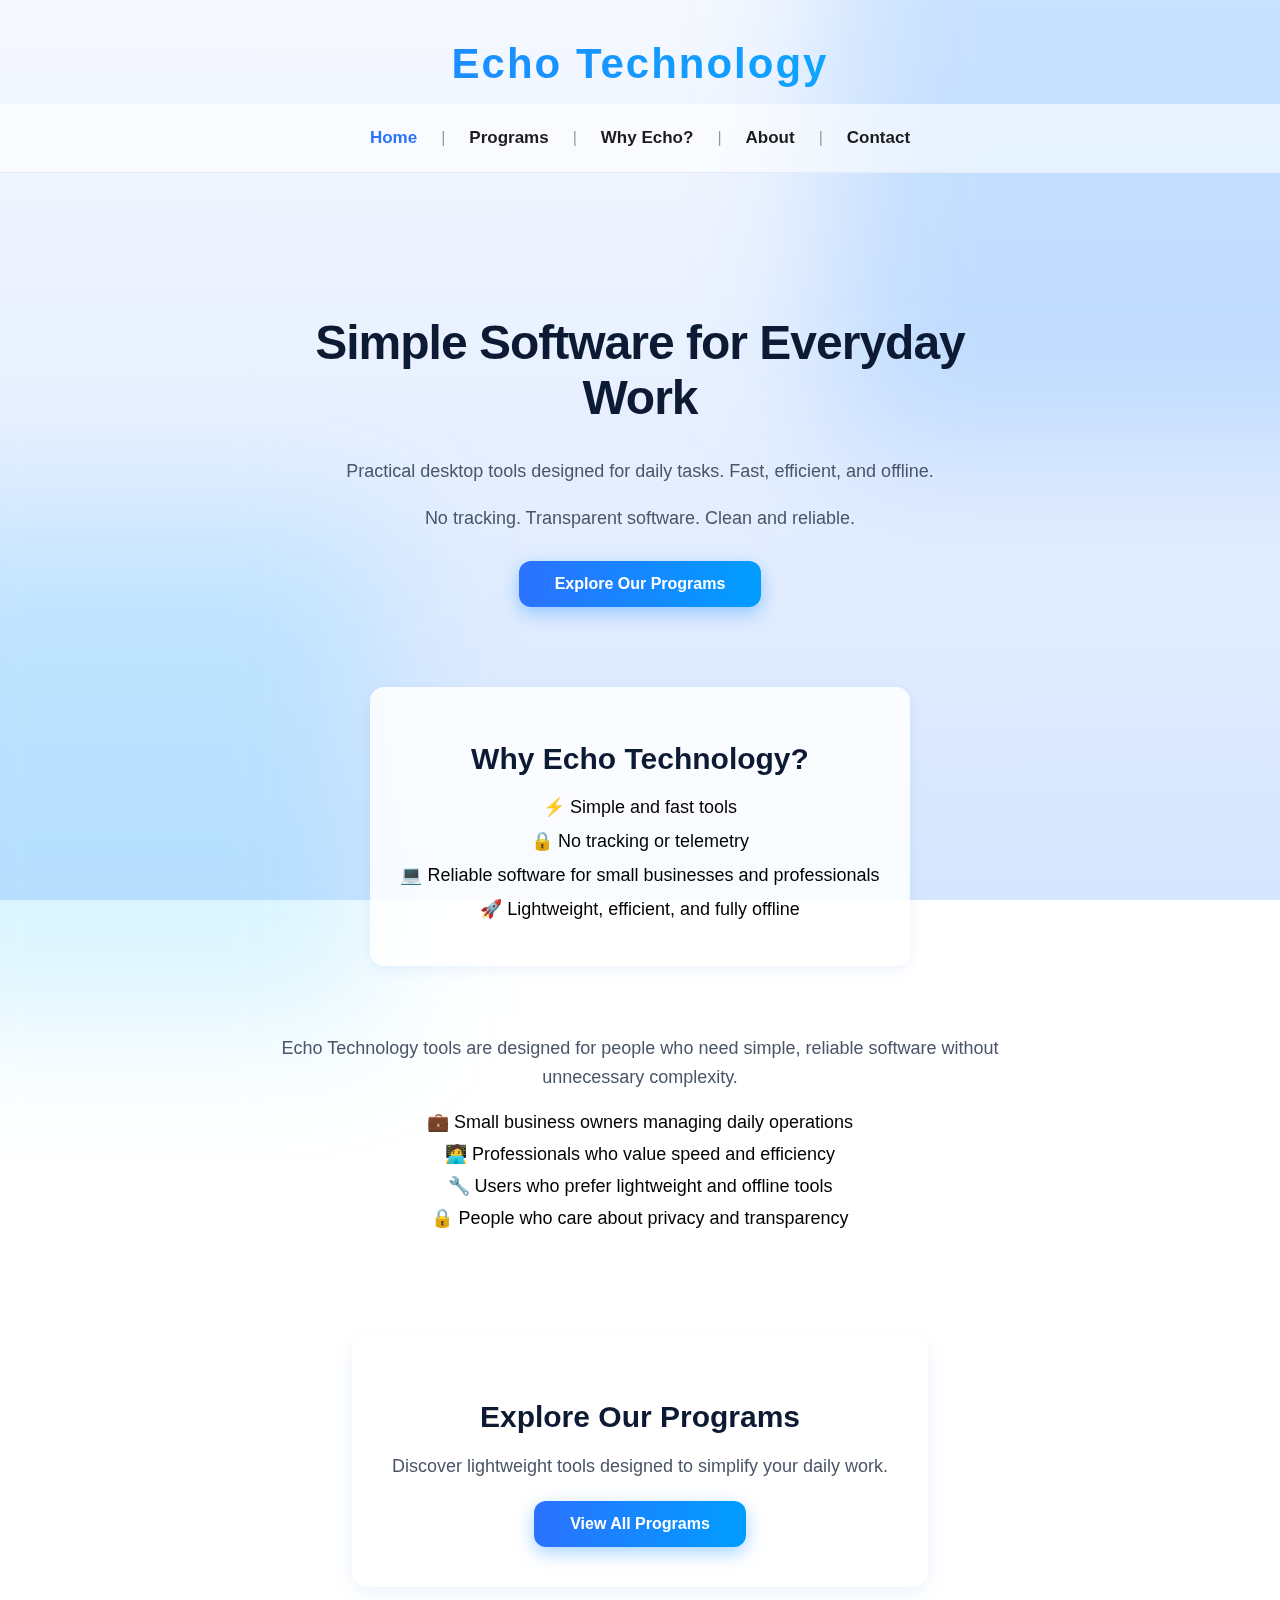
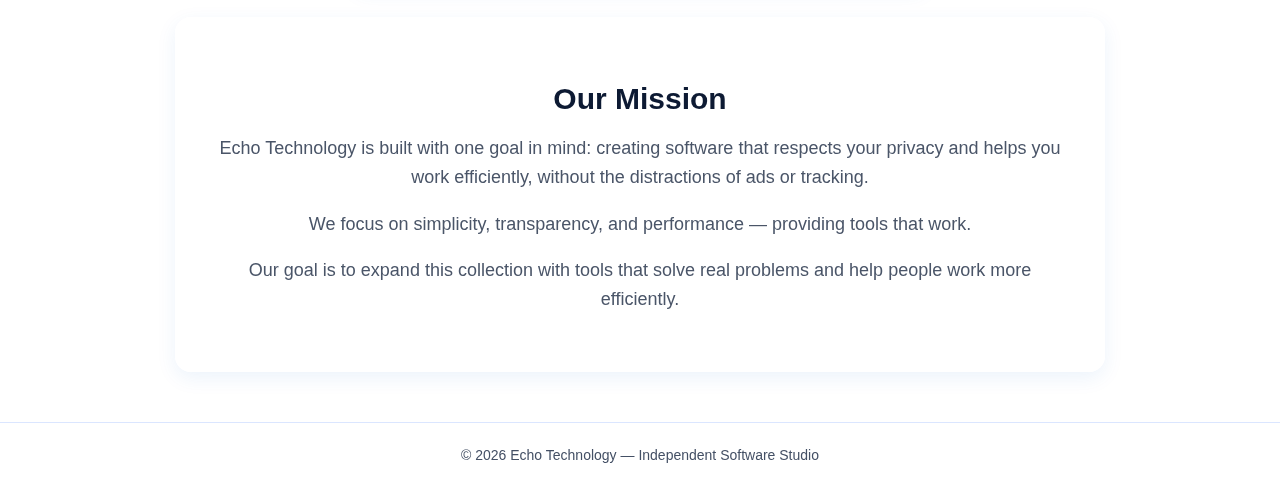
<file: index.html>
<!DOCTYPE html>
<html lang="en">
<head>
  <meta charset="UTF-8" />
  <meta name="viewport" content="width=device-width, initial-scale=1.0" />
  <title>Echo Technology — Privacy-Focused Software</title>
  <link rel="stylesheet" href="style.css">
  <link rel="stylesheet" href="style.css">
</head>

<body>

  <!-- Brand -->
  <div class="top-brand">
    Echo Technology
  </div>

  <!-- Navigation -->
  <nav class="nav-bar">
  <a href="/" class="active">Home</a>
  <span class="divider">|</span>

  <a href="programs.html">Programs</a>
  <span class="divider">|</span>

  <a href="why-echo.html">Why Echo?</a>
  <span class="divider">|</span>

  <a href="about.html">About</a>
  <span class="divider">|</span>

  <a href="contact.html">Contact</a>
</nav>

  <!-- Hero Section -->
  <section class="hero">
    <h1>Simple Software for Everyday Work</h1>

<p>
  Practical desktop tools designed for daily tasks.
  Fast, efficient, and offline.
</p>

<p>
  No tracking. Transparent software. Clean and reliable.
</p>
    <div class="hero-buttons">
      <a href="programs.html" class="btn-main">Explore Our Programs</a>
    </div>
  </section>

 <!-- Why Choose Us -->
<section class="why-choose-us">
  <h2>Why Echo Technology?</h2>

  <ul>
    <li>⚡ Simple and fast tools</li>
    <li>🔒 No tracking or telemetry</li>
    <li>💻 Reliable software for small businesses and professionals</li>
    <li>🚀 Lightweight, efficient, and fully offline</li>
  </ul>
</section>

<!-- Audience -->
<section class="audience">
  <p>
    Echo Technology tools are designed for people who need simple,
    reliable software without unnecessary complexity.
  </p>

  <ul>
    <li>💼 Small business owners managing daily operations</li>
    <li>🧑‍💻 Professionals who value speed and efficiency</li>
    <li>🔧 Users who prefer lightweight and offline tools</li>
    <li>🔒 People who care about privacy and transparency</li>
  </ul>
</section>

<section class="cta">
  <h2>Explore Our Programs</h2>

  <p>
    Discover lightweight tools designed to simplify your daily work.
  </p>

  <a href="programs.html" class="btn-main">View All Programs</a>
</section>

  <!-- Mission Statement -->
  <section class="mission">
    <h2>Our Mission</h2>

    <p>
      Echo Technology is built with one goal in mind: creating software that respects your privacy
      and helps you work efficiently, without the distractions of ads or tracking.
    </p>

    <p>
      We focus on simplicity, transparency, and performance — providing tools that work.
    </p>
<p>
  Our goal is to expand this collection with tools that solve real problems
  and help people work more efficiently.
</p>
  </section>

  <!-- Footer -->
  <footer class="footer">
    © 2026 Echo Technology — Independent Software Studio
    <br>
  
  </footer>

</body>
</html>
</file>
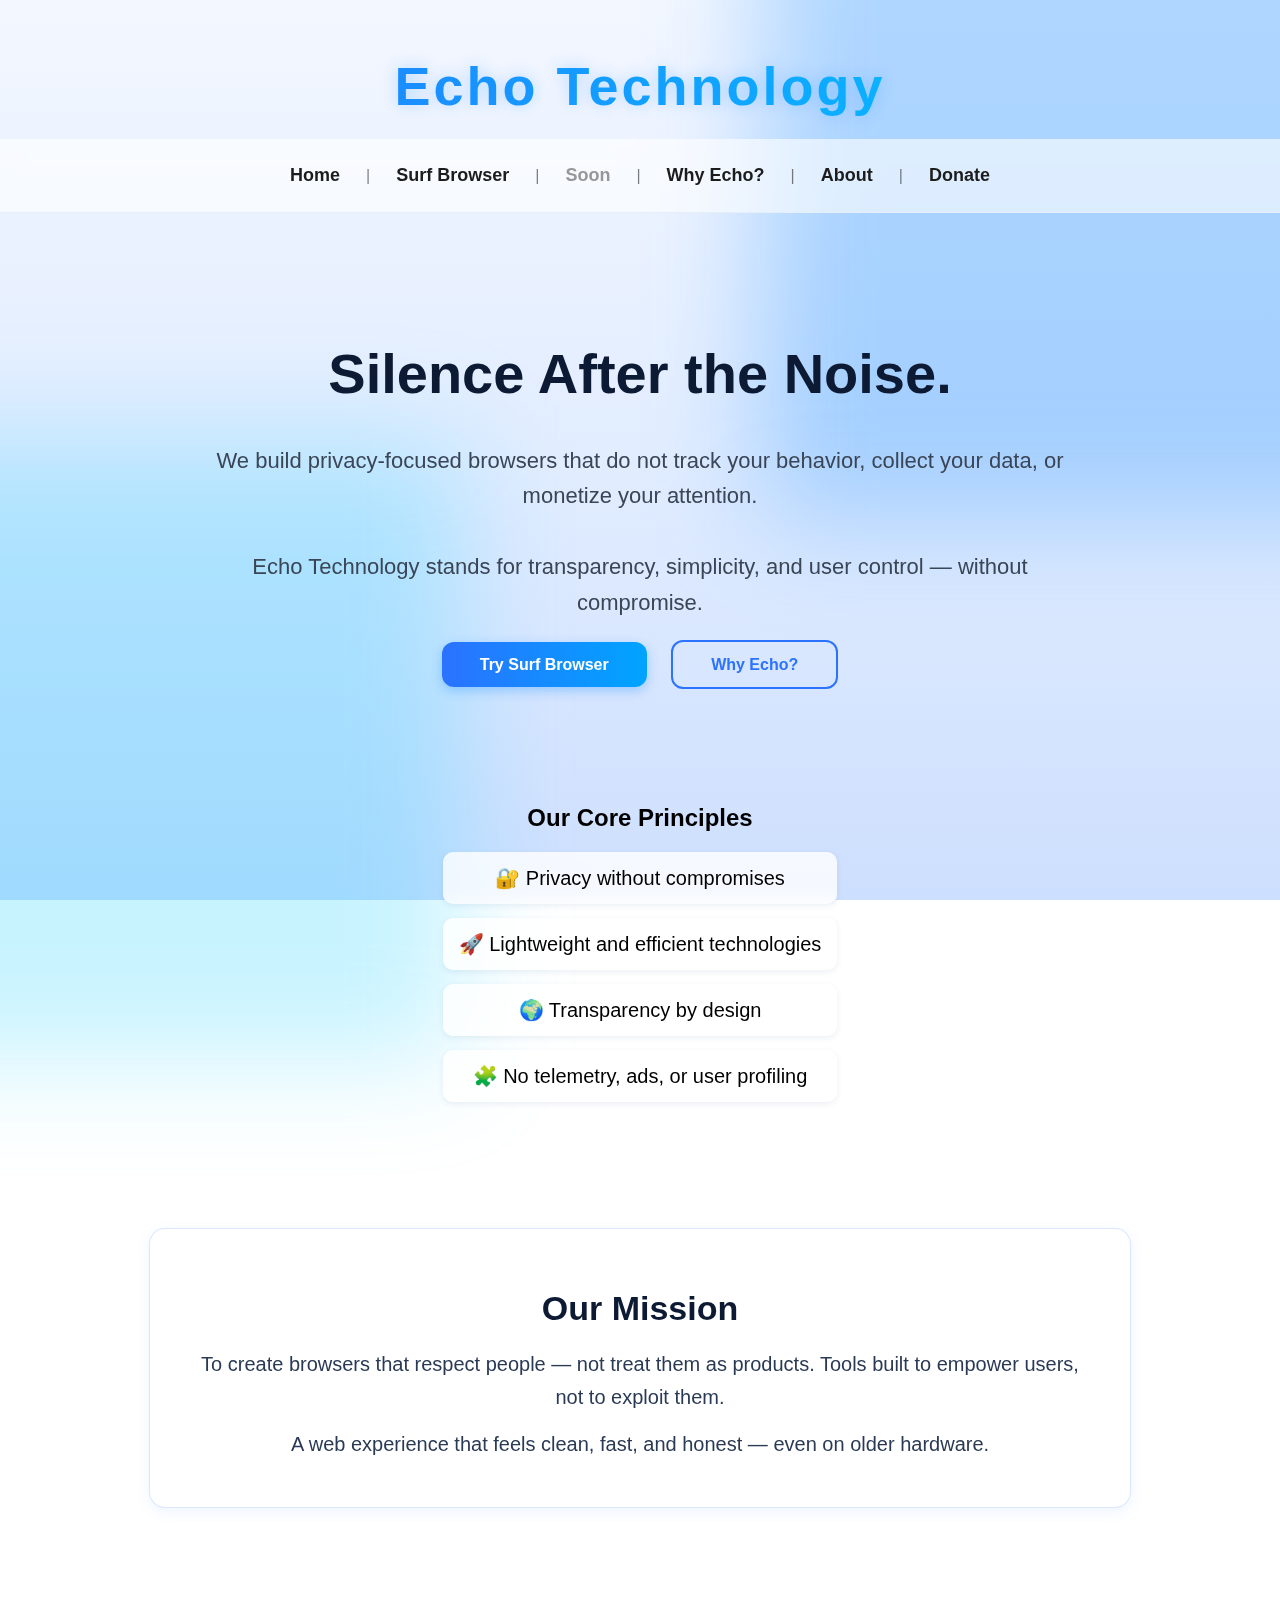
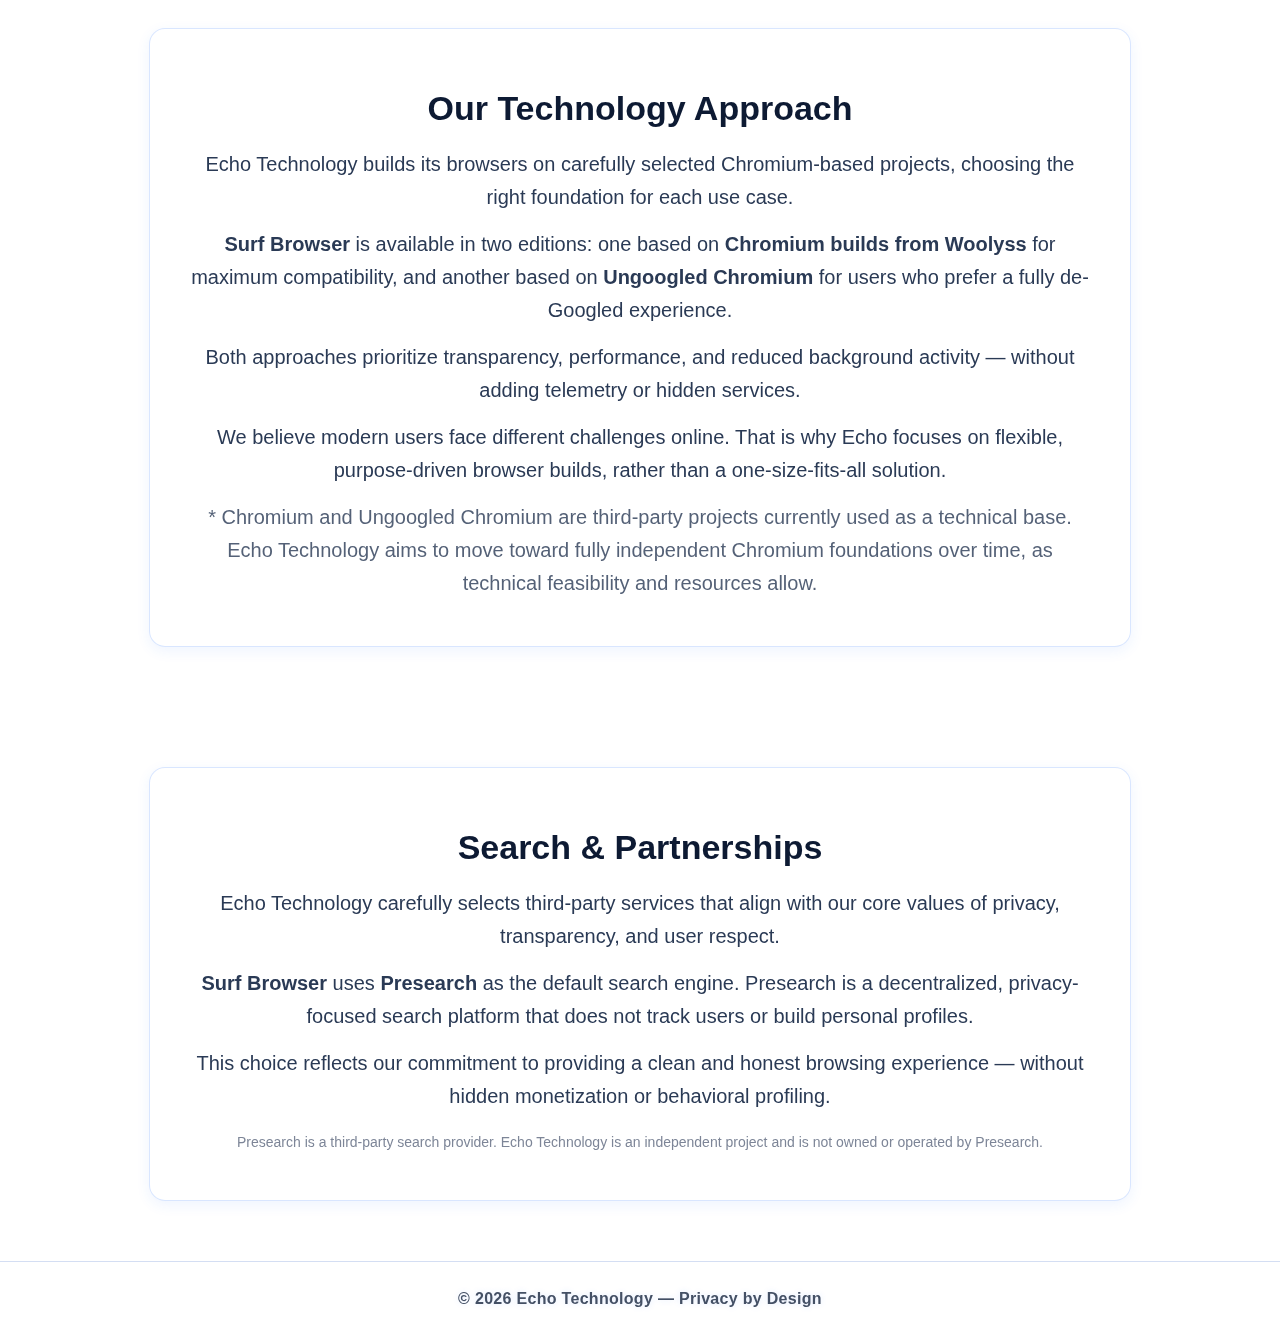
<file: echo-site/index.html>
<!DOCTYPE html>
<html lang="en">
<head>
  <meta charset="UTF-8" />
  <meta name="viewport" content="width=device-width, initial-scale=1.0" />
  <title>Echo Technology — Silence After the Noise</title>

  <link rel="stylesheet" href="style.css" />
</head>

<body>

  <!-- Brand -->
  <div class="top-brand">
      Echo Technology
  </div>

  <!-- Navigation -->
  <nav class="nav-bar">
    <a href="/">Home</a>
    <span class="divider">|</span>

    <a href="surf.html">Surf Browser</a>
    <span class="divider">|</span>

    <span class="soon">Soon</span>
    <span class="divider">|</span>

    <a href="why-echo.html">Why Echo?</a>
    <span class="divider">|</span>

    <a href="about.html">About</a>
    <span class="divider">|</span>

    <a href="donate.html">Donate</a>
  </nav>

  <!-- Hero -->
  <section class="hero">
      <h1>Silence After the Noise.</h1>

      <p>
        We build privacy-focused browsers that do not track your behavior,
        collect your data, or monetize your attention.
      </p>

      <p>
        Echo Technology stands for transparency, simplicity,
        and user control — without compromise.
      </p>

      <div class="hero-buttons">
          <a href="surf.html" class="btn-main">Try Surf Browser</a>
          <a href="why-echo.html" class="btn-outline">Why Echo?</a>
      </div>
  </section>

  <!-- Values -->
  <section class="values">
      <h2>Our Core Principles</h2>

      <ul>
          <li>🔐 Privacy without compromises</li>
          <li>🚀 Lightweight and efficient technologies</li>
          <li>🌍 Transparency by design</li>
          <li>🧩 No telemetry, ads, or user profiling</li>
      </ul>
  </section>

  <!-- Mission -->
  <section class="mission">
      <h2>Our Mission</h2>
      <p>
        To create browsers that respect people — not treat them as products.
        Tools built to empower users, not to exploit them.
      </p>
      <p>
        A web experience that feels clean, fast,
        and honest — even on older hardware.
      </p>
  </section>

  <!-- Foundation -->
  <section class="foundation">
      <h2>Our Technology Approach</h2>
      <p>
Echo Technology builds its browsers on carefully selected Chromium-based projects,
choosing the right foundation for each use case.
</p>

<p>
<strong>Surf Browser</strong> is available in two editions:
one based on <strong>Chromium builds from Woolyss</strong> for maximum compatibility,
and another based on <strong>Ungoogled Chromium</strong> for users who prefer a fully de-Googled experience.
</p>

<p>
Both approaches prioritize transparency, performance,
and reduced background activity — without adding telemetry or hidden services.
</p>

<p>
We believe modern users face different challenges online.
That is why Echo focuses on flexible, purpose-driven browser builds,
rather than a one-size-fits-all solution.
</p>
<p class="note">
* Chromium and Ungoogled Chromium are third-party projects currently used as a technical base.
Echo Technology aims to move toward fully independent Chromium foundations over time,
as technical feasibility and resources allow.
</p>



  </section>

 <!-- Partnerships -->
<section class="partners">
    <h2>Search & Partnerships</h2>

    <p>
        Echo Technology carefully selects third-party services
        that align with our core values of privacy, transparency,
        and user respect.
    </p>

    <p>
        <strong>Surf Browser</strong> uses <strong>Presearch</strong>
        as the default search engine.
        Presearch is a decentralized, privacy-focused search platform
        that does not track users or build personal profiles.
    </p>

    <p>
        This choice reflects our commitment to providing
        a clean and honest browsing experience —
        without hidden monetization or behavioral profiling.
    </p>

    <p class="note">
        Presearch is a third-party search provider.
        Echo Technology is an independent project
        and is not owned or operated by Presearch.
    </p>
</section>

  <!-- Footer -->
  <footer class="footer">
      © 2026 Echo Technology — Privacy by Design
  </footer>

</body>
</html>
</file>
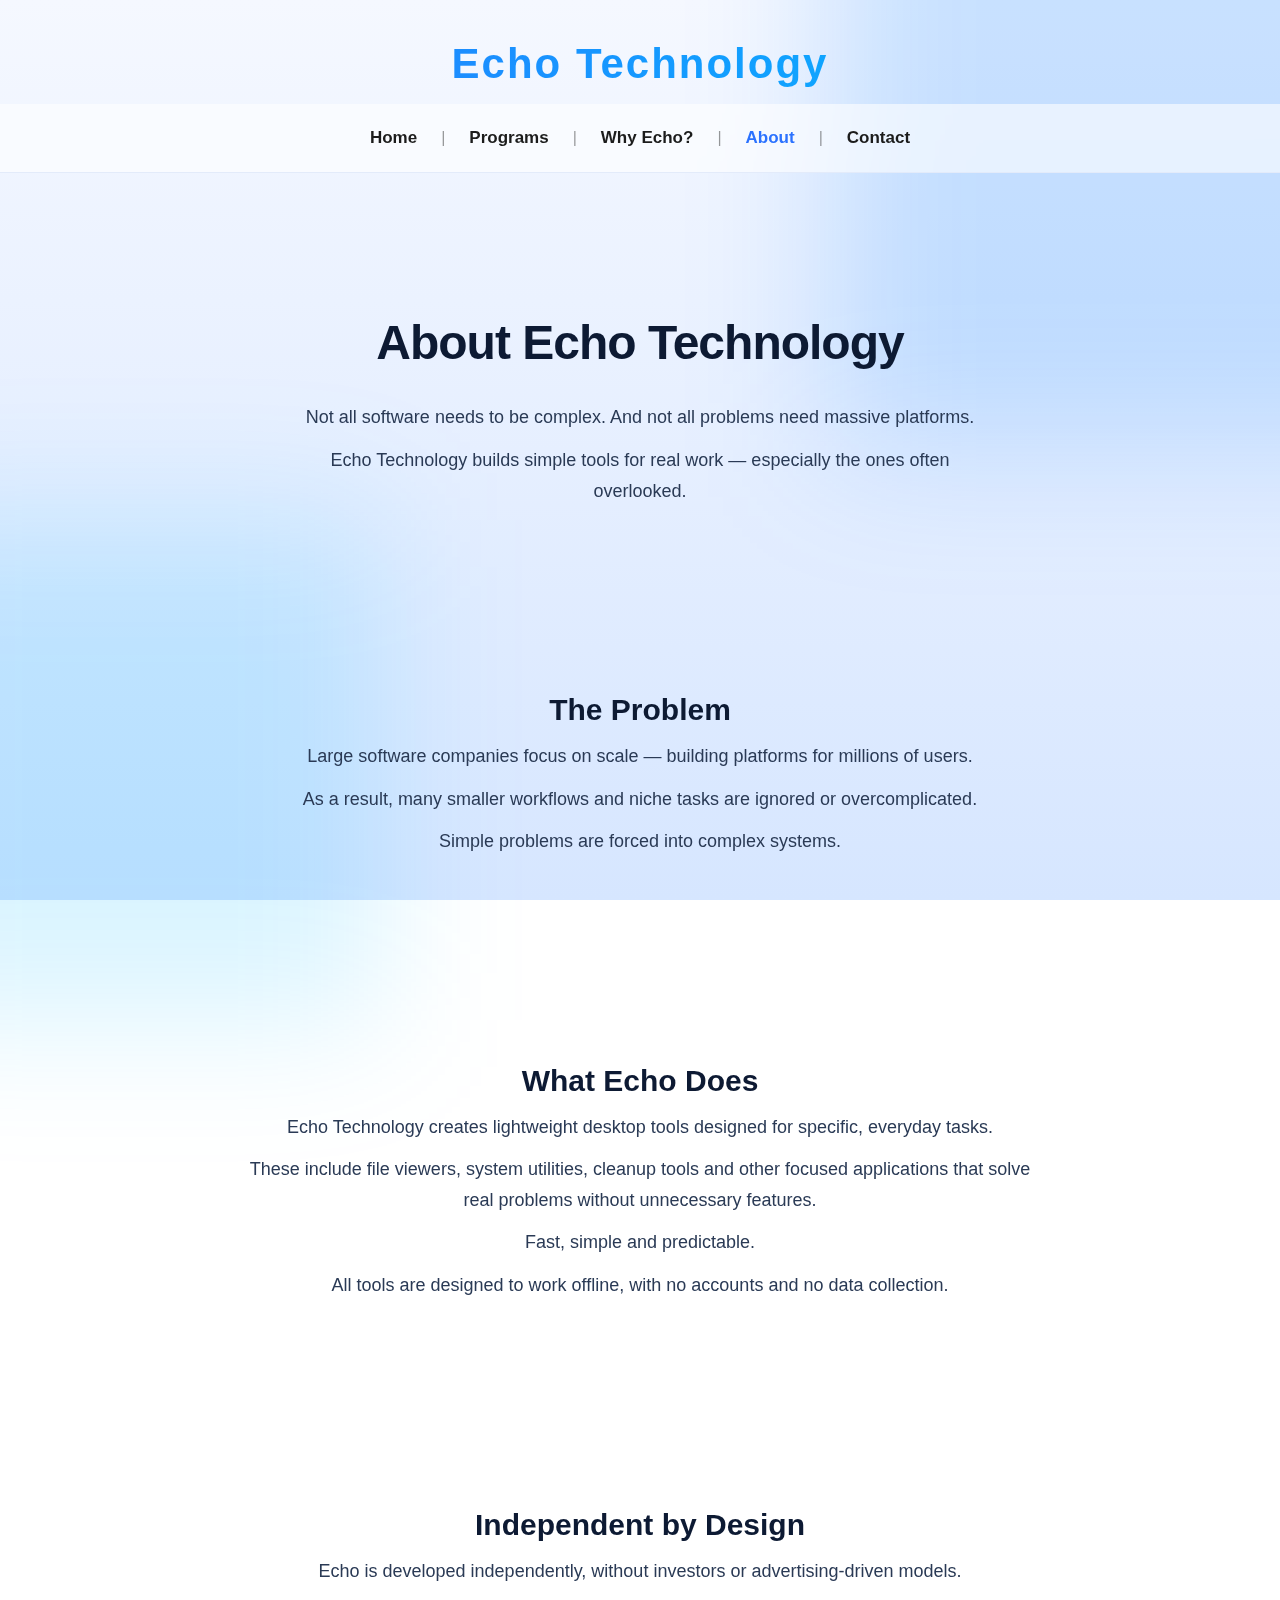
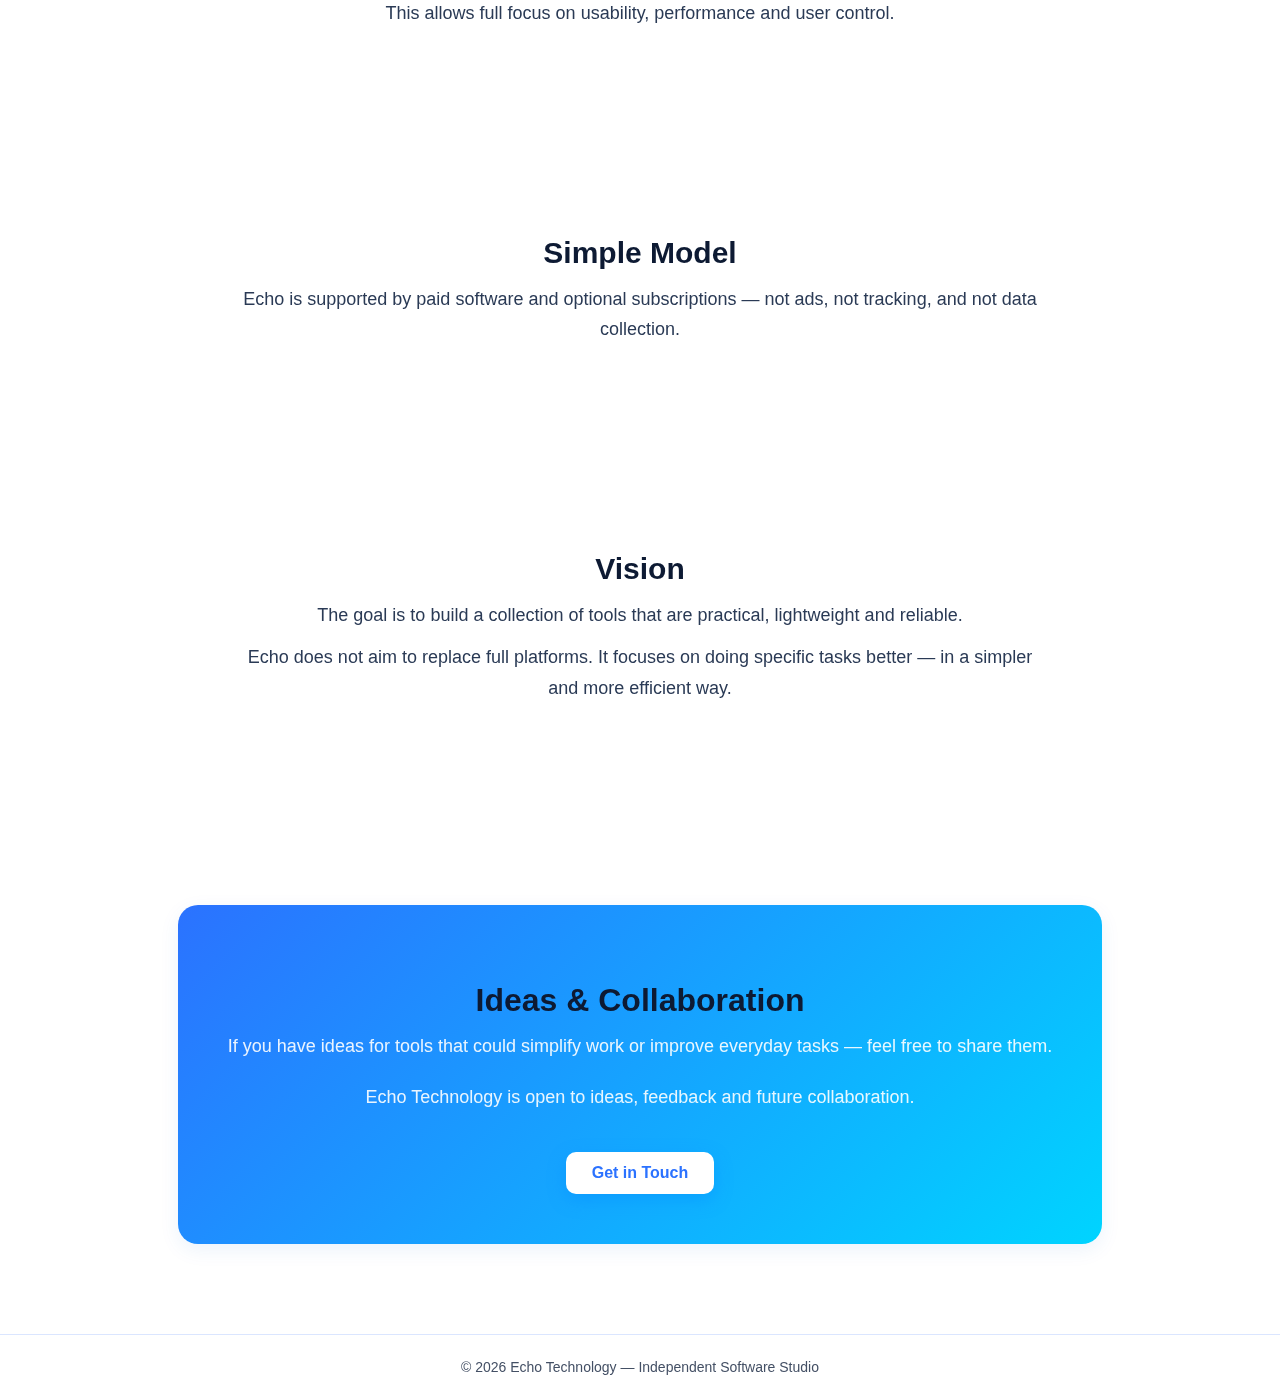
<file: about.html>
<!DOCTYPE html>
<html lang="en">
<head>
  <meta charset="UTF-8" />
  <meta name="viewport" content="width=device-width, initial-scale=1.0" />
  <title>About — Echo Technology</title>
  <link rel="stylesheet" href="style.css">
  <link rel="stylesheet" href="about.css" />
</head>

<body>

  <!-- Brand -->
  <div class="top-brand">Echo Technology</div>

  <!-- Navigation -->
  <nav class="nav-bar">
    <a href="/">Home</a>
    <span class="divider">|</span>

    <a href="programs.html">Programs</a>
    <span class="divider">|</span>

    <a href="why-echo.html">Why Echo?</a>
    <span class="divider">|</span>

    <a href="about.html" class="active">About</a>
    <span class="divider">|</span>

    <a href="contact.html">Contact</a>
  </nav>

  <!-- Hero -->
  <section class="hero">
    <h1>About Echo Technology</h1>

    <p>
      Not all software needs to be complex.
      And not all problems need massive platforms.
    </p>

    <p>
      Echo Technology builds simple tools for real work —
      especially the ones often overlooked.
    </p>
  </section>

  <!-- Problem -->
  <section>
    <h2>The Problem</h2>

    <p>
      Large software companies focus on scale —
      building platforms for millions of users.
    </p>

    <p>
      As a result, many smaller workflows and niche tasks
      are ignored or overcomplicated.
    </p>

    <p>
      Simple problems are forced into complex systems.
    </p>
  </section>

  <!-- What Echo Does -->
  <section>
    <h2>What Echo Does</h2>

    <p>
      Echo Technology creates lightweight desktop tools
      designed for specific, everyday tasks.
    </p>

    <p>
      These include file viewers, system utilities,
      cleanup tools and other focused applications
      that solve real problems without unnecessary features.
    </p>

    <p>
      Fast, simple and predictable.
    </p>

    <p>
      All tools are designed to work offline,
      with no accounts and no data collection.
    </p>
  </section>

  <!-- Independent -->
  <section>
    <h2>Independent by Design</h2>

    <p>
      Echo is developed independently,
      without investors or advertising-driven models.
    </p>

    <p>
      This allows full focus on usability,
      performance and user control.
    </p>
  </section>

  <!-- Monetization -->
  <section>
    <h2>Simple Model</h2>

    <p>
      Echo is supported by paid software and optional subscriptions —
      not ads, not tracking, and not data collection.
    </p>
  </section>

  <!-- Vision -->
  <section>
    <h2>Vision</h2>

    <p>
      The goal is to build a collection of tools
      that are practical, lightweight and reliable.
    </p>

    <p>
      Echo does not aim to replace full platforms.
      It focuses on doing specific tasks better —
      in a simpler and more efficient way.
    </p>
  </section>

  <!-- Collaboration -->
  <section class="cta">
    <h2>Ideas & Collaboration</h2>

    <p>
      If you have ideas for tools that could simplify work
      or improve everyday tasks — feel free to share them.
    </p>

    <p>
      Echo Technology is open to ideas,
      feedback and future collaboration.
    </p>

    <a href="contact.html" class="btn-main">Get in Touch</a>
  </section>

  <!-- Footer -->
  <footer class="footer">
    © 2026 Echo Technology — Independent Software Studio
    <br>
    
  </footer>

</body>
</html>
</file>
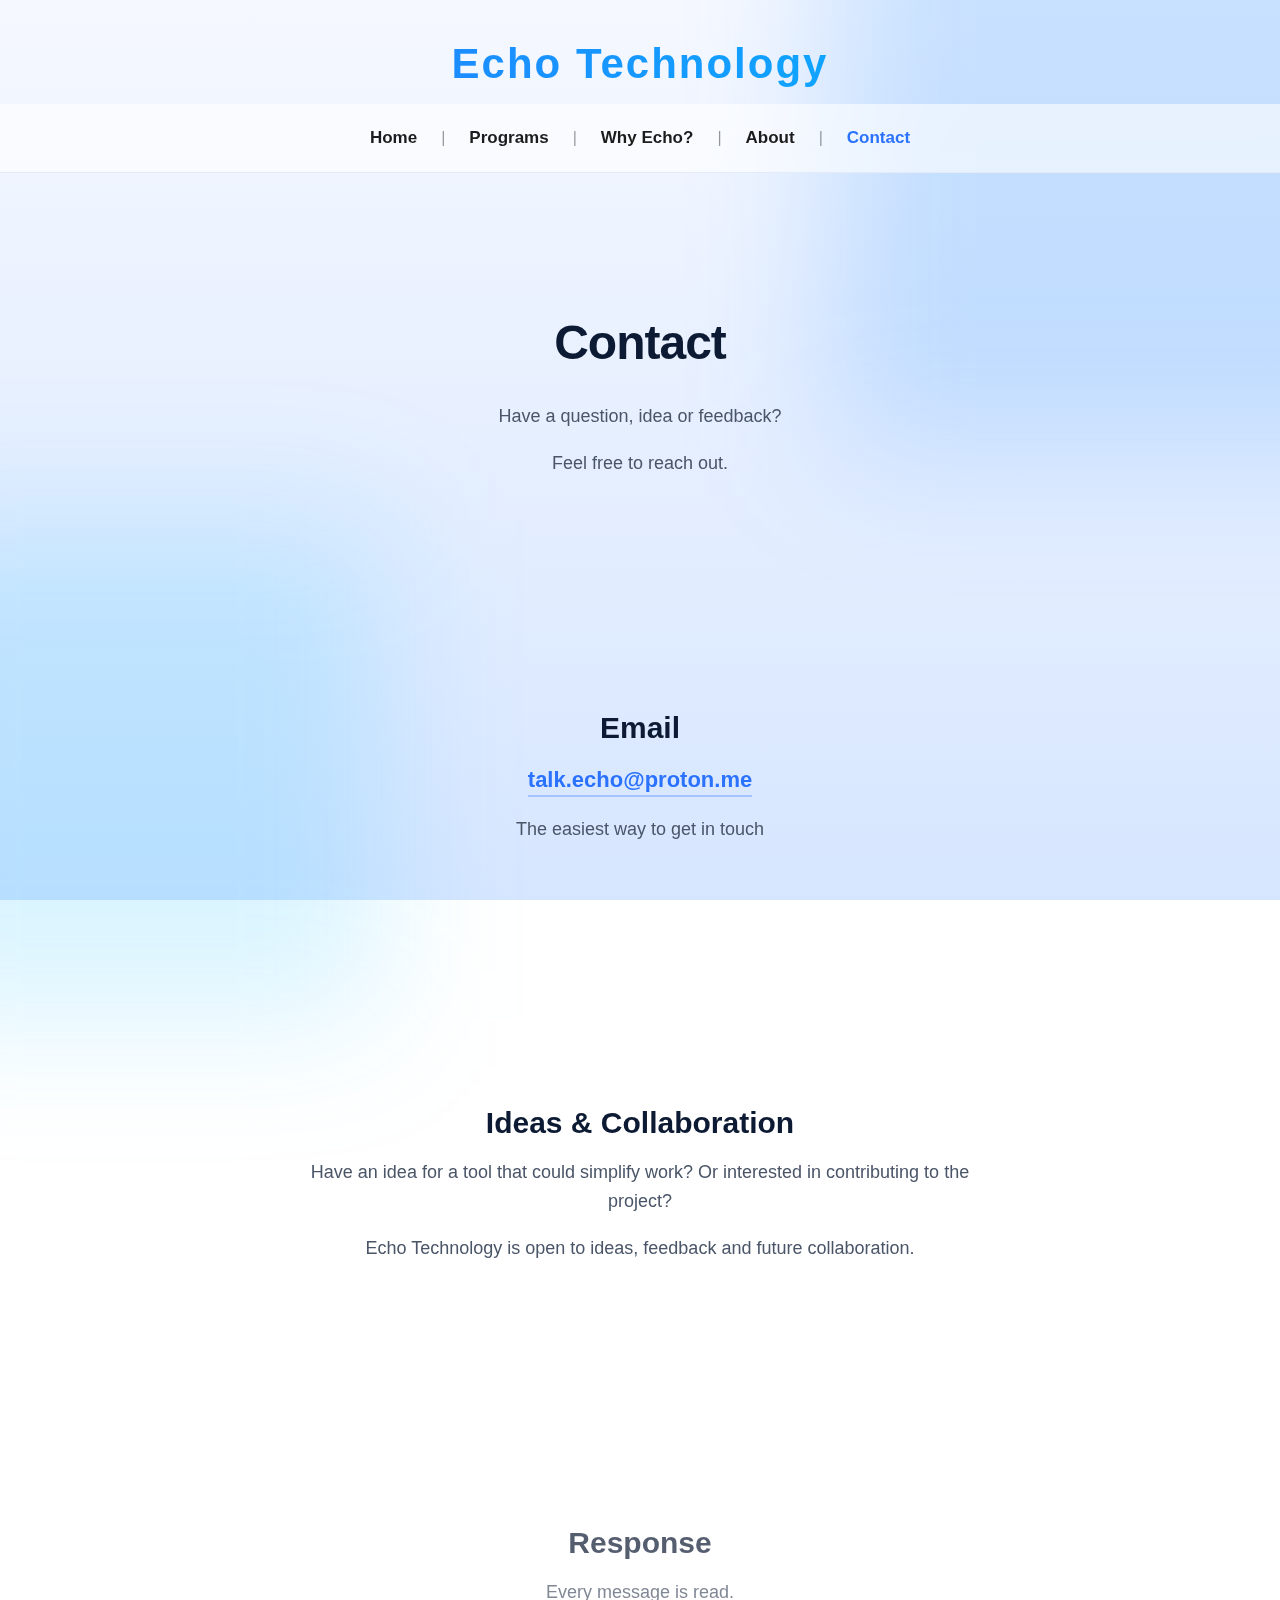
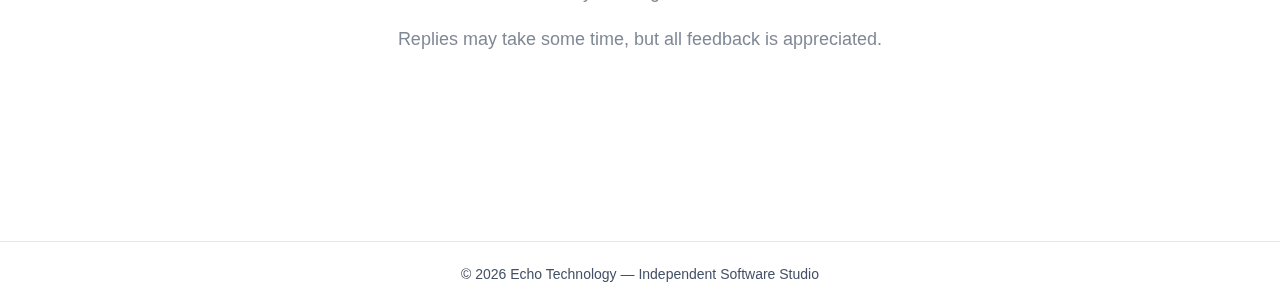
<file: contact.html>
<!DOCTYPE html>
<html lang="en">
<head>
  <meta charset="UTF-8" />
  <meta name="viewport" content="width=device-width, initial-scale=1.0" />
  <title>Contact — Echo Technology</title>

  <link rel="stylesheet" href="style.css" />
  <link rel="stylesheet" href="contact.css" />
</head>

<body>

  <!-- Brand -->
  <div class="top-brand">Echo Technology</div>

  <!-- Navigation -->
  <nav class="nav-bar">
    <a href="/">Home</a>
    <span class="divider">|</span>

    <a href="programs.html">Programs</a>
    <span class="divider">|</span>

    <a href="why-echo.html">Why Echo?</a>
    <span class="divider">|</span>

    <a href="about.html">About</a>
    <span class="divider">|</span>

    <a href="contact.html" class="active">Contact</a>
  </nav>

  <!-- Hero -->
  <section class="hero">
    <h1>Contact</h1>

    <p>Have a question, idea or feedback?</p>
    <p>Feel free to reach out.</p>
  </section>

  <!-- MAIN CONTACT -->
  <section class="contact-main">
    <h2>Email</h2>

    <a href="mailto:talk.echo@proton.me" class="contact-email">
      talk.echo@proton.me
    </a>

    <p>The easiest way to get in touch</p>
  </section>

  <!-- IDEAS -->
  <section class="contact-ideas">
    <h2>Ideas & Collaboration</h2>

    <p>
      Have an idea for a tool that could simplify work?
      Or interested in contributing to the project?
    </p>

    <p>
      Echo Technology is open to ideas,
      feedback and future collaboration.
    </p>
  </section>

  <!-- RESPONSE -->
  <section class="contact-response">
    <h2>Response</h2>

    <p>Every message is read.</p>

    <p>
      Replies may take some time,
      but all feedback is appreciated.
    </p>
  </section>

  <!-- Footer -->
  <footer class="footer">
    © 2026 Echo Technology — Independent Software Studio
    <br>
    
  </footer>

</body>
</html>
</file>
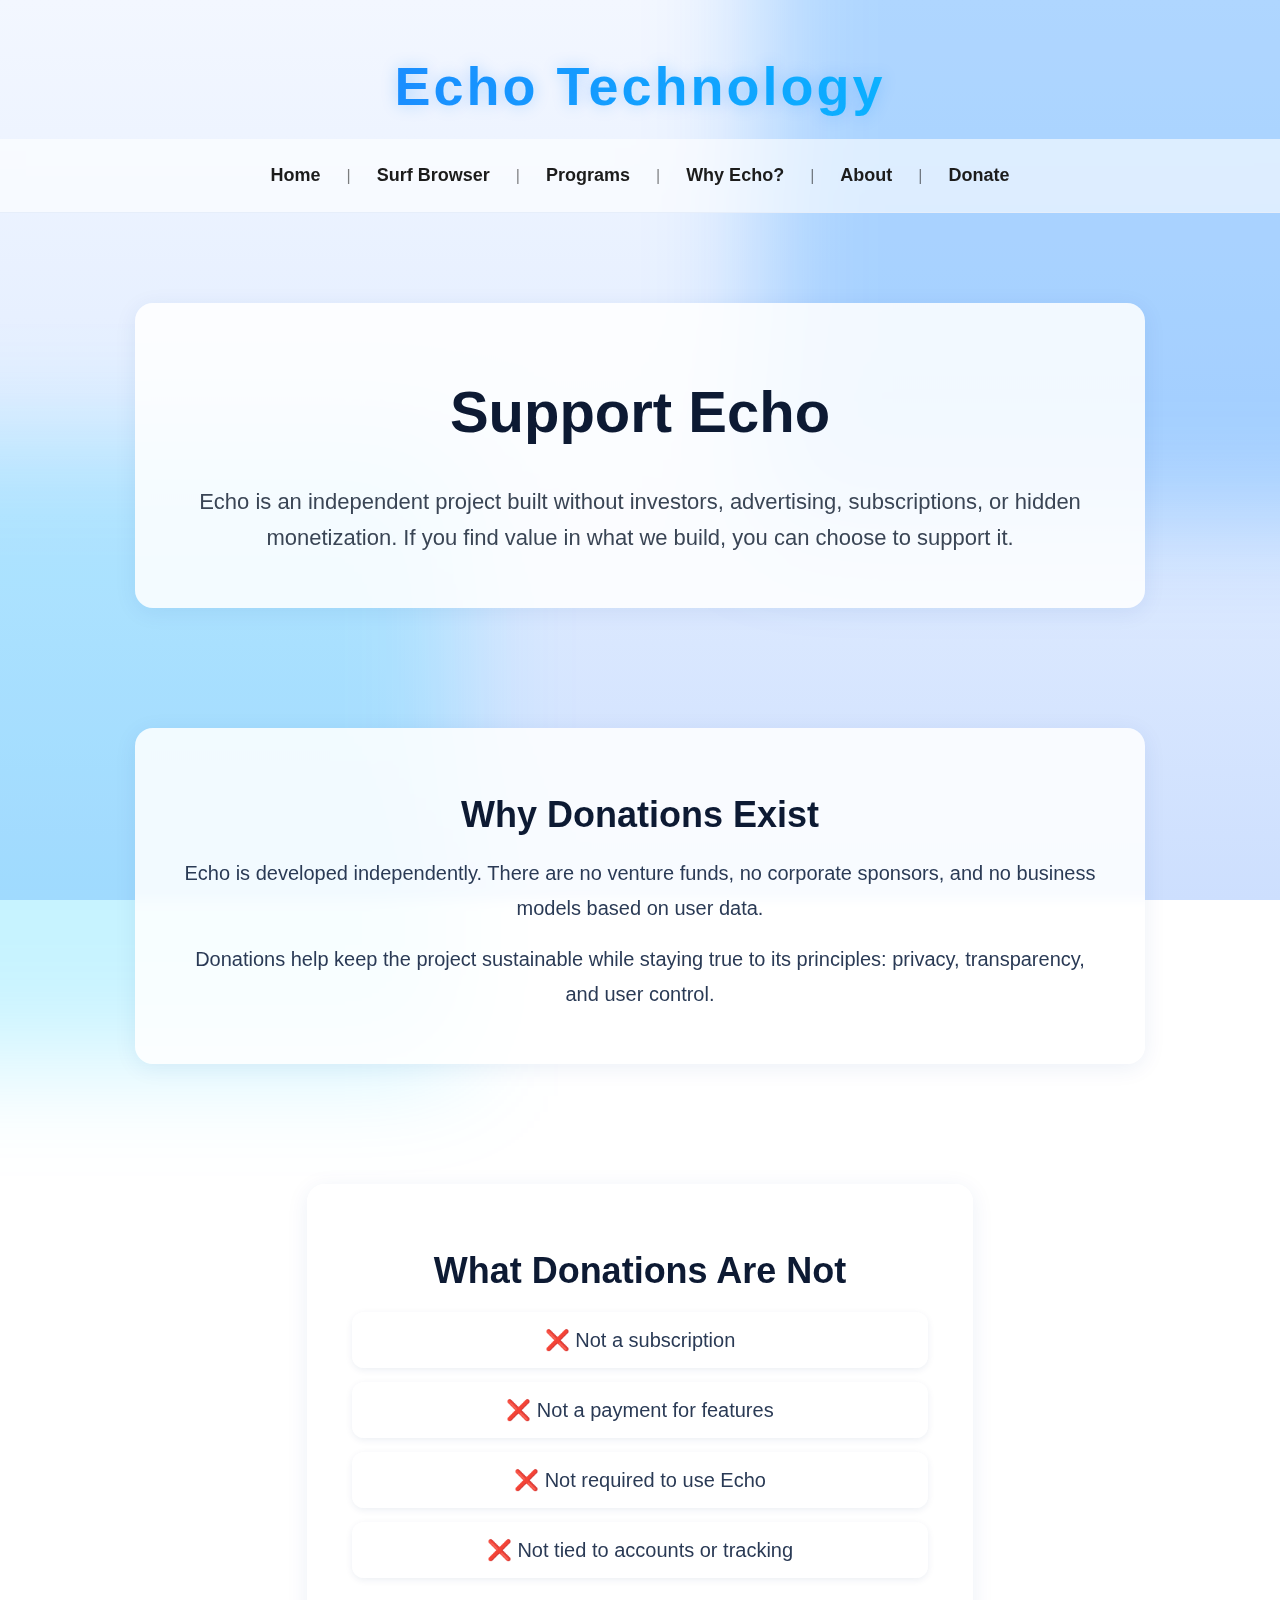
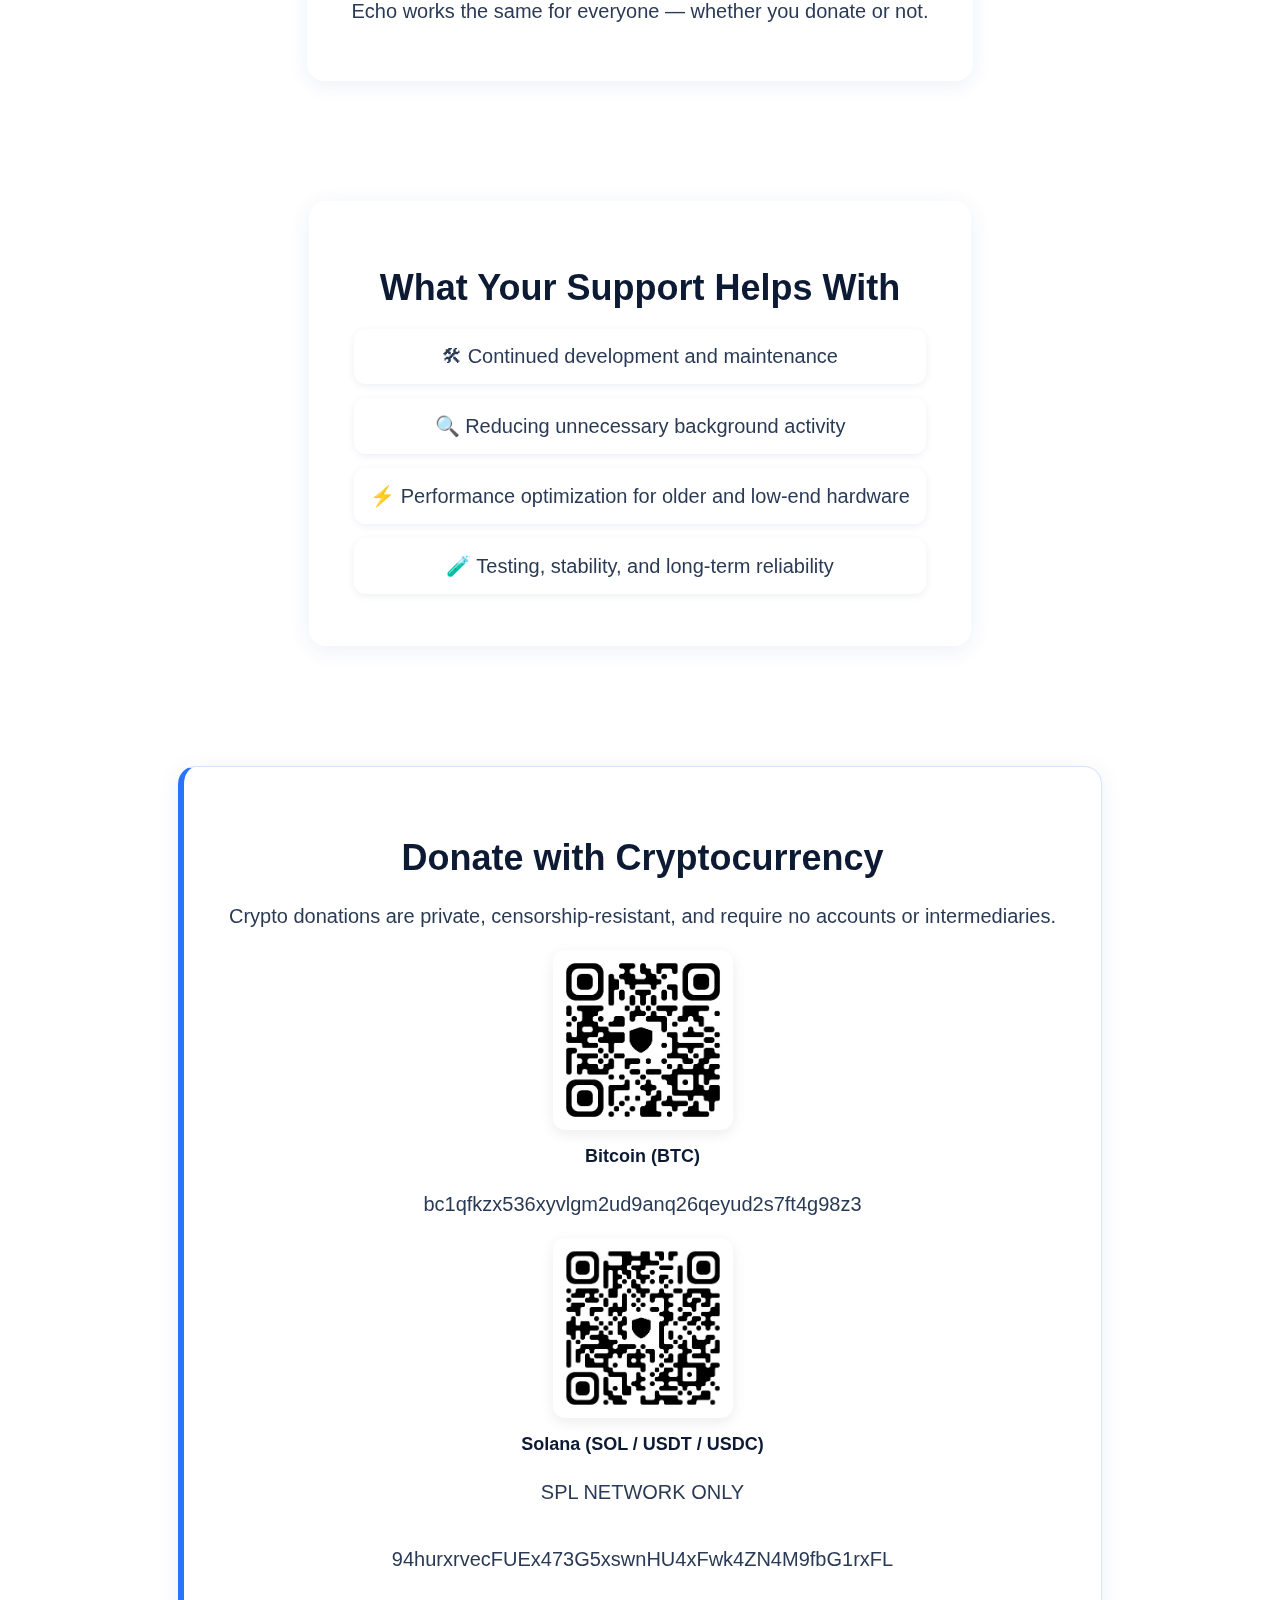
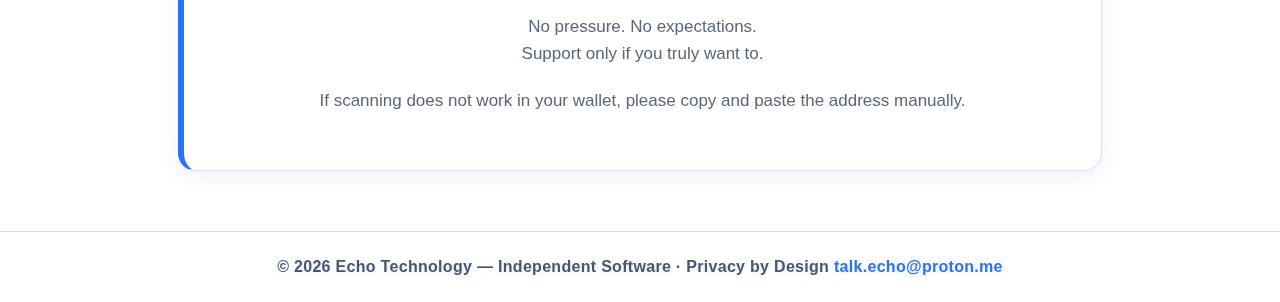
<file: donate.html>
<!DOCTYPE html>
<html lang="en">
<head>
  <meta charset="UTF-8" />
  <meta name="viewport" content="width=device-width, initial-scale=1.0" />
  <title>Donate — Echo Technology</title>

  <link rel="stylesheet" href="donate.css" />
</head>

<body>

  <!-- Brand -->
  <div class="top-brand">Echo Technology</div>

 <!-- Navigation -->
  <nav class="nav-bar">
    <a href="/">Home</a>
    <span class="divider">|</span>

    <a href="surf.html">Surf Browser</a>
    <span class="divider">|</span>

    <a href="programs.html" class="active">Programs</a>
    <span class="divider">|</span>

    <a href="why-echo.html">Why Echo?</a>
    <span class="divider">|</span>

    <a href="about.html">About</a>
    <span class="divider">|</span>

    <a href="donate.html">Donate</a>
  </nav>



  <!-- Hero -->
  <section class="hero">
    <h1>Support Echo</h1>
    <p>
      Echo is an independent project built without investors,
      advertising, subscriptions, or hidden monetization.
      If you find value in what we build,
      you can choose to support it.
    </p>
  </section>

  <!-- Philosophy -->
  <section>
    <h2>Why Donations Exist</h2>
    <p>
      Echo is developed independently.
      There are no venture funds,
      no corporate sponsors,
      and no business models based on user data.
    </p>
    <p>
      Donations help keep the project sustainable
      while staying true to its principles:
      privacy, transparency, and user control.
    </p>
  </section>

  <!-- What donations are NOT -->
  <section>
    <h2>What Donations Are Not</h2>
    <ul>
      <li>❌ Not a subscription</li>
      <li>❌ Not a payment for features</li>
      <li>❌ Not required to use Echo</li>
      <li>❌ Not tied to accounts or tracking</li>
    </ul>
    <p>
      Echo works the same for everyone —
      whether you donate or not.
    </p>
  </section>

  <!-- What they support -->
  <section>
    <h2>What Your Support Helps With</h2>
    <ul>
      <li>🛠 Continued development and maintenance</li>
      <li>🔍 Reducing unnecessary background activity</li>
      <li>⚡ Performance optimization for older and low-end hardware</li>
      <li>🧪 Testing, stability, and long-term reliability</li>
    </ul>
  </section>

  <!-- Donate -->
  <section class="cta">
    <h2>Donate with Cryptocurrency</h2>

    <p>
      Crypto donations are private,
      censorship-resistant,
      and require no accounts or intermediaries.
    </p>

    <div class="donate-box">

      <div class="donate-item">
        <img src="assets/donate/btc.jpg" alt="Bitcoin QR" class="donate-icon">
        <strong>Bitcoin (BTC)</strong>
        <p class="address">
          bc1qfkzx536xyvlgm2ud9anq26qeyud2s7ft4g98z3
        </p>
      </div>

      <div class="donate-item">
        <img src="assets/donate/usdt.jpg" alt="Solana QR" class="donate-icon">
        <strong>Solana (SOL / USDT / USDC)</strong>
        <p class="network">SPL NETWORK ONLY</p>
        <p class="address">
          94hurxrvecFUEx473G5xswnHU4xFwk4ZN4M9fbG1rxFL
        </p>
      </div>

    </div>

    <p class="note">
      No pressure. No expectations.<br>
      Support only if you truly want to.
    </p>

    <p class="note">
      If scanning does not work in your wallet,
      please copy and paste the address manually.
    </p>
  </section>

  <!-- Footer -->
  <footer class="footer">
    © 2026 Echo Technology — Independent Software · Privacy by Design 
    <a href="mailto:talk.echo@proton.me" class="footer-mail">
      talk.echo@proton.me
    </a>
  </footer>

</body>
</html>
</file>
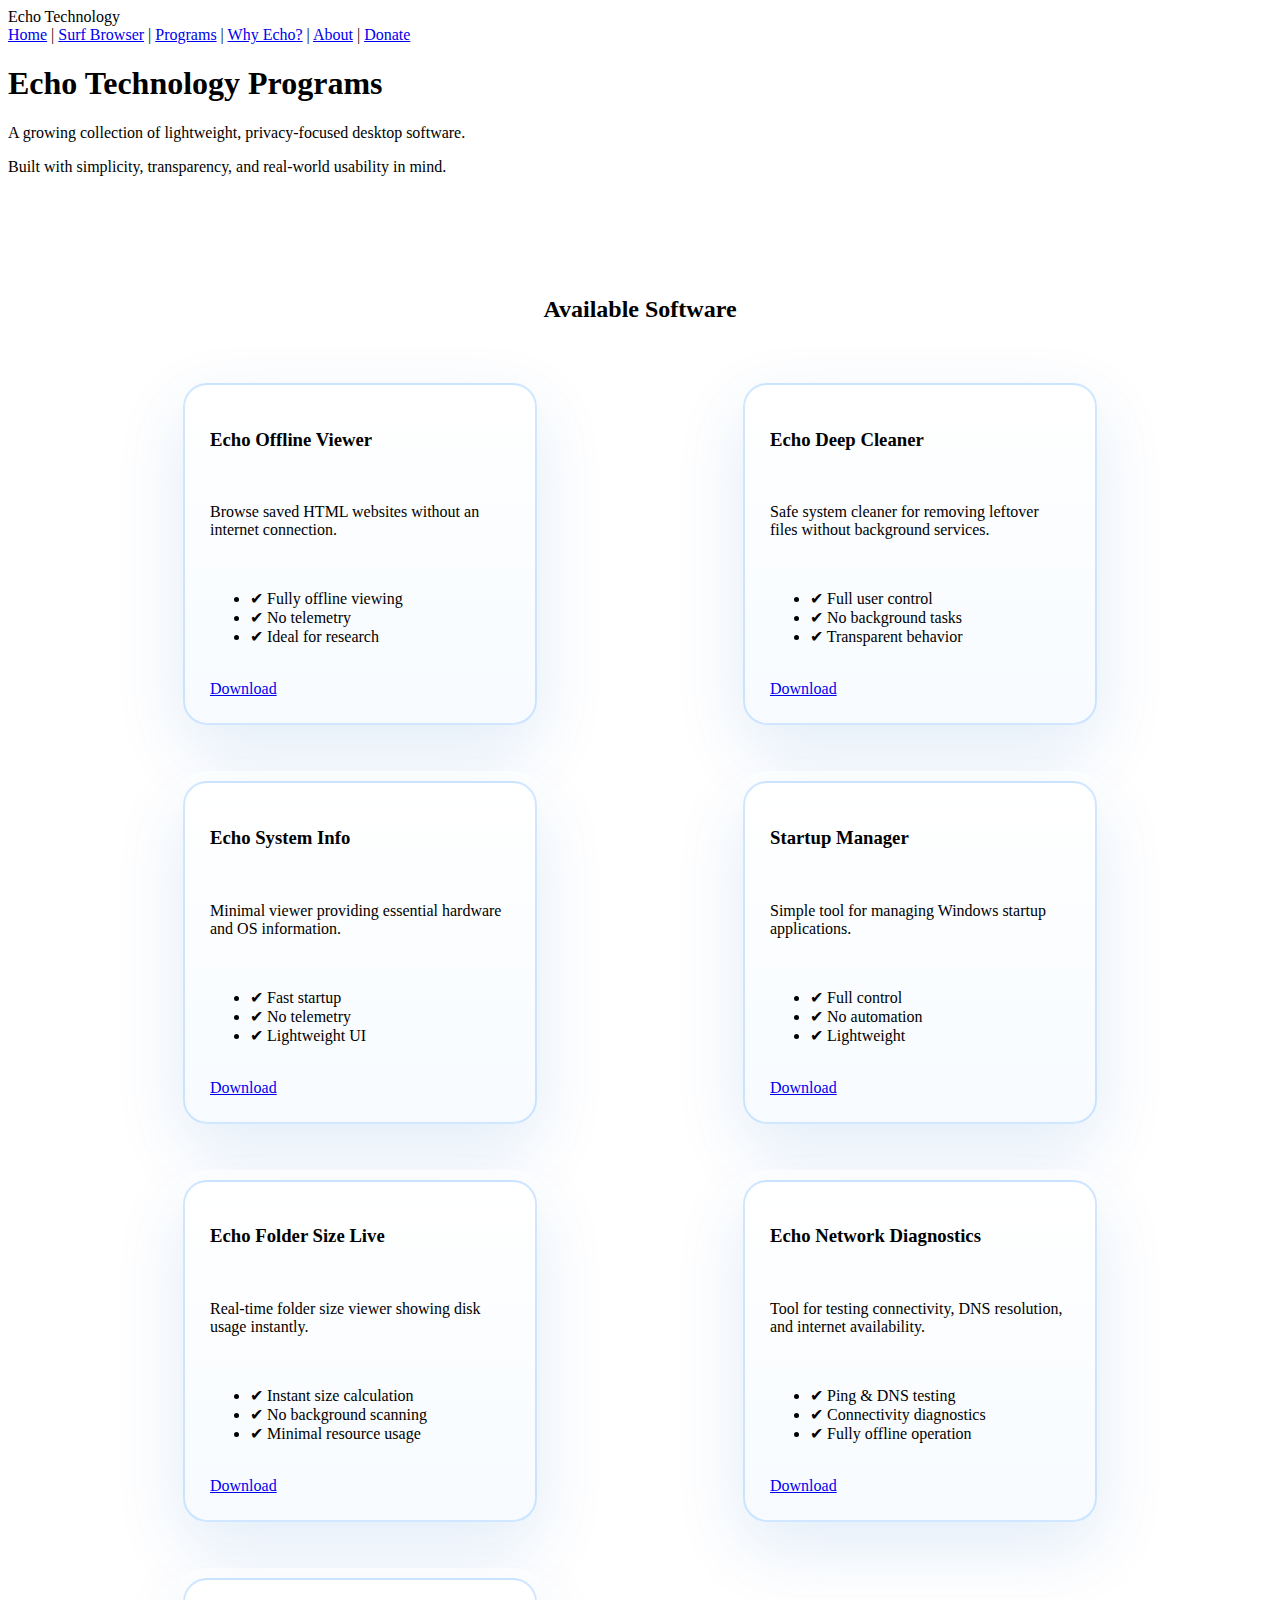
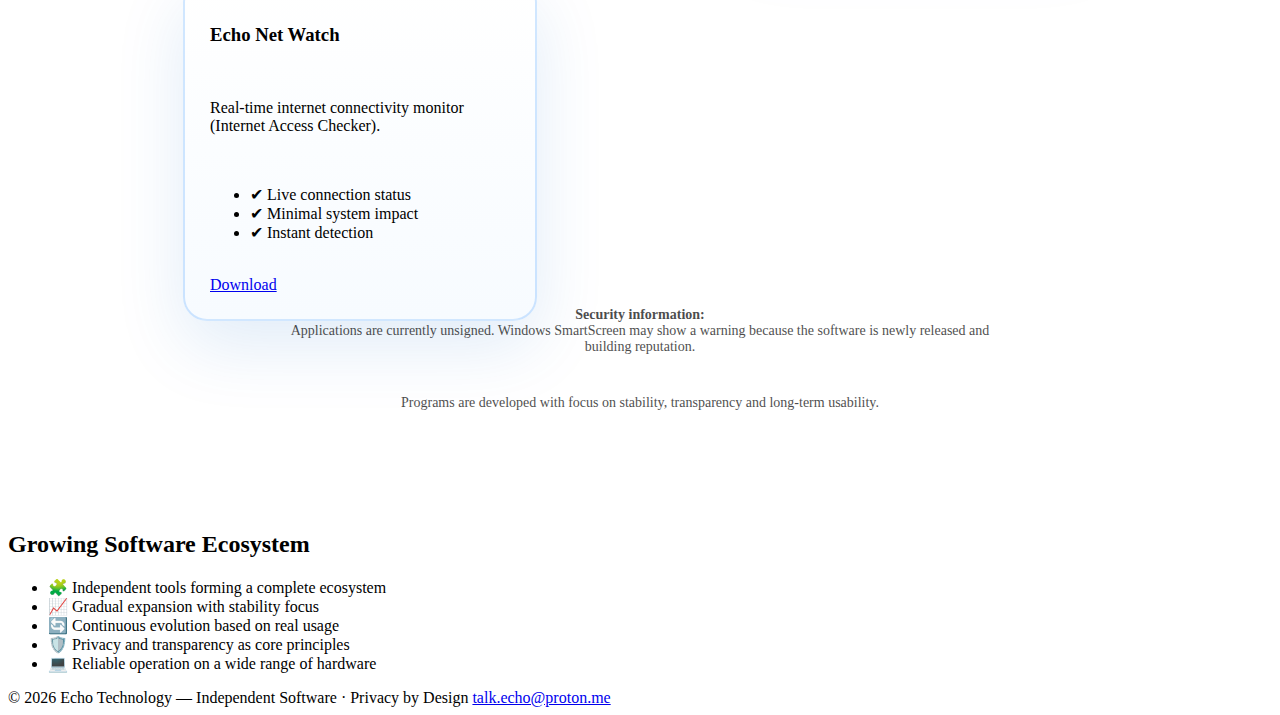
<file: programs.html>
<!DOCTYPE html>
<html lang="en">
<head>
  <meta charset="UTF-8" />
  <meta name="viewport" content="width=device-width, initial-scale=1.0" />
  <title>Programs — Echo Technology</title>

  <link rel="stylesheet" href="programs.css">
</head>

<body>

  <div class="top-brand">
    Echo Technology
  </div>

  <nav class="nav-bar">
    <a href="/">Home</a>
    <span class="divider">|</span>

    <a href="surf.html">Surf Browser</a>
    <span class="divider">|</span>

    <a href="programs.html" class="active">Programs</a>
    <span class="divider">|</span>

    <a href="why-echo.html">Why Echo?</a>
    <span class="divider">|</span>

    <a href="about.html">About</a>
    <span class="divider">|</span>

    <a href="donate.html">Donate</a>
  </nav>

  <section class="hero">
    <h1>Echo Technology Programs</h1>

    <p>
      A growing collection of lightweight,
      privacy-focused desktop software.
    </p>

    <p>
      Built with simplicity, transparency,
      and real-world usability in mind.
    </p>
  </section>

  <section class="programs">
    <h2>Available Software</h2>

    <div class="programs-grid">

      <!-- Offline Viewer -->
      <div class="program-card">
        <h3>Echo Offline Viewer</h3>
        <p>Browse saved HTML websites without an internet connection.</p>
        <ul>
          <li>✔ Fully offline viewing</li>
          <li>✔ No telemetry</li>
          <li>✔ Ideal for research</li>
        </ul>
        <a href="https://github.com/echotechnology-dev/echo-offline-viewer/releases/download/v1.0.0/EchoHtmlViewerSetup.exe" class="btn-main">Download</a>
      </div>

      <!-- Deep Cleaner -->
      <div class="program-card">
        <h3>Echo Deep Cleaner</h3>
        <p>Safe system cleaner for removing leftover files without background services.</p>
        <ul>
          <li>✔ Full user control</li>
          <li>✔ No background tasks</li>
          <li>✔ Transparent behavior</li>
        </ul>
        <a href="https://github.com/echotechnology-dev/echo-deep-cleaner/releases/download/v1.0.0/EchoDeepCleanerSetup.exe" class="btn-main">Download</a>
      </div>

      <!-- System Info -->
      <div class="program-card">
        <h3>Echo System Info</h3>
        <p>Minimal viewer providing essential hardware and OS information.</p>
        <ul>
          <li>✔ Fast startup</li>
          <li>✔ No telemetry</li>
          <li>✔ Lightweight UI</li>
        </ul>
        <a href="https://github.com/echotechnology-dev/echo-system-info/releases/download/v1.0.0/EchoSystemInfoViewerSetup.exe" class="btn-main">Download</a>
      </div>

      <!-- Startup Manager -->
      <div class="program-card">
        <h3>Startup Manager</h3>
        <p>Simple tool for managing Windows startup applications.</p>
        <ul>
          <li>✔ Full control</li>
          <li>✔ No automation</li>
          <li>✔ Lightweight</li>
        </ul>
        <a href="https://github.com/echotechnology-dev/echo-startup-manager/releases/download/v1.0.0/StartupManagerSetup.exe" class="btn-main">Download</a>
      </div>

      <!-- NEW PROGRAMS -->

      <div class="program-card">
        <h3>Echo Folder Size Live</h3>
        <p>Real-time folder size viewer showing disk usage instantly.</p>
        <ul>
          <li>✔ Instant size calculation</li>
          <li>✔ No background scanning</li>
          <li>✔ Minimal resource usage</li>
        </ul>
        <a href="https://github.com/echotechnology-dev/echo-folder-size-live/releases/download/v1.0.0/FolderSizeLiveSetup.exe" class="btn-main">Download</a>
      </div>

      <div class="program-card">
        <h3>Echo Network Diagnostics</h3>
        <p>Tool for testing connectivity, DNS resolution, and internet availability.</p>
        <ul>
          <li>✔ Ping & DNS testing</li>
          <li>✔ Connectivity diagnostics</li>
          <li>✔ Fully offline operation</li>
        </ul>
        <a href="https://github.com/echotechnology-dev/echo-network-diagnostics/releases/download/v1.0.0/EchoNetworkDiagnosticsSetup.exe" class="btn-main">Download</a>
      </div>

      <div class="program-card">
        <h3>Echo Net Watch</h3>
        <p>Real-time internet connectivity monitor (Internet Access Checker).</p>
        <ul>
          <li>✔ Live connection status</li>
          <li>✔ Minimal system impact</li>
          <li>✔ Instant detection</li>
        </ul>
        <a href="https://github.com/echotechnology-dev/echo-net-watch/releases/download/v1.0.0/InternetAccessChecker.exe" class="btn-main">Download</a>
      </div>

    </div>

    <p class="note">
      <strong>Security information:</strong><br>
      Applications are currently unsigned. Windows SmartScreen may show a warning
      because the software is newly released and building reputation.
    </p>

    <p class="note">
      Programs are developed with focus on stability,
      transparency and long-term usability.
    </p>

  </section>

  <section class="features">
    <h2>Growing Software Ecosystem</h2>
    <ul>
      <li>🧩 Independent tools forming a complete ecosystem</li>
      <li>📈 Gradual expansion with stability focus</li>
      <li>🔄 Continuous evolution based on real usage</li>
      <li>🛡️ Privacy and transparency as core principles</li>
      <li>💻 Reliable operation on a wide range of hardware</li>
    </ul>
  </section>

  <footer class="footer">
    © 2026 Echo Technology — Independent Software · Privacy by Design
    <a href="mailto:talk.echo@proton.me" class="footer-mail">
      talk.echo@proton.me
    </a>
  </footer>

</body>
</html>
</file>
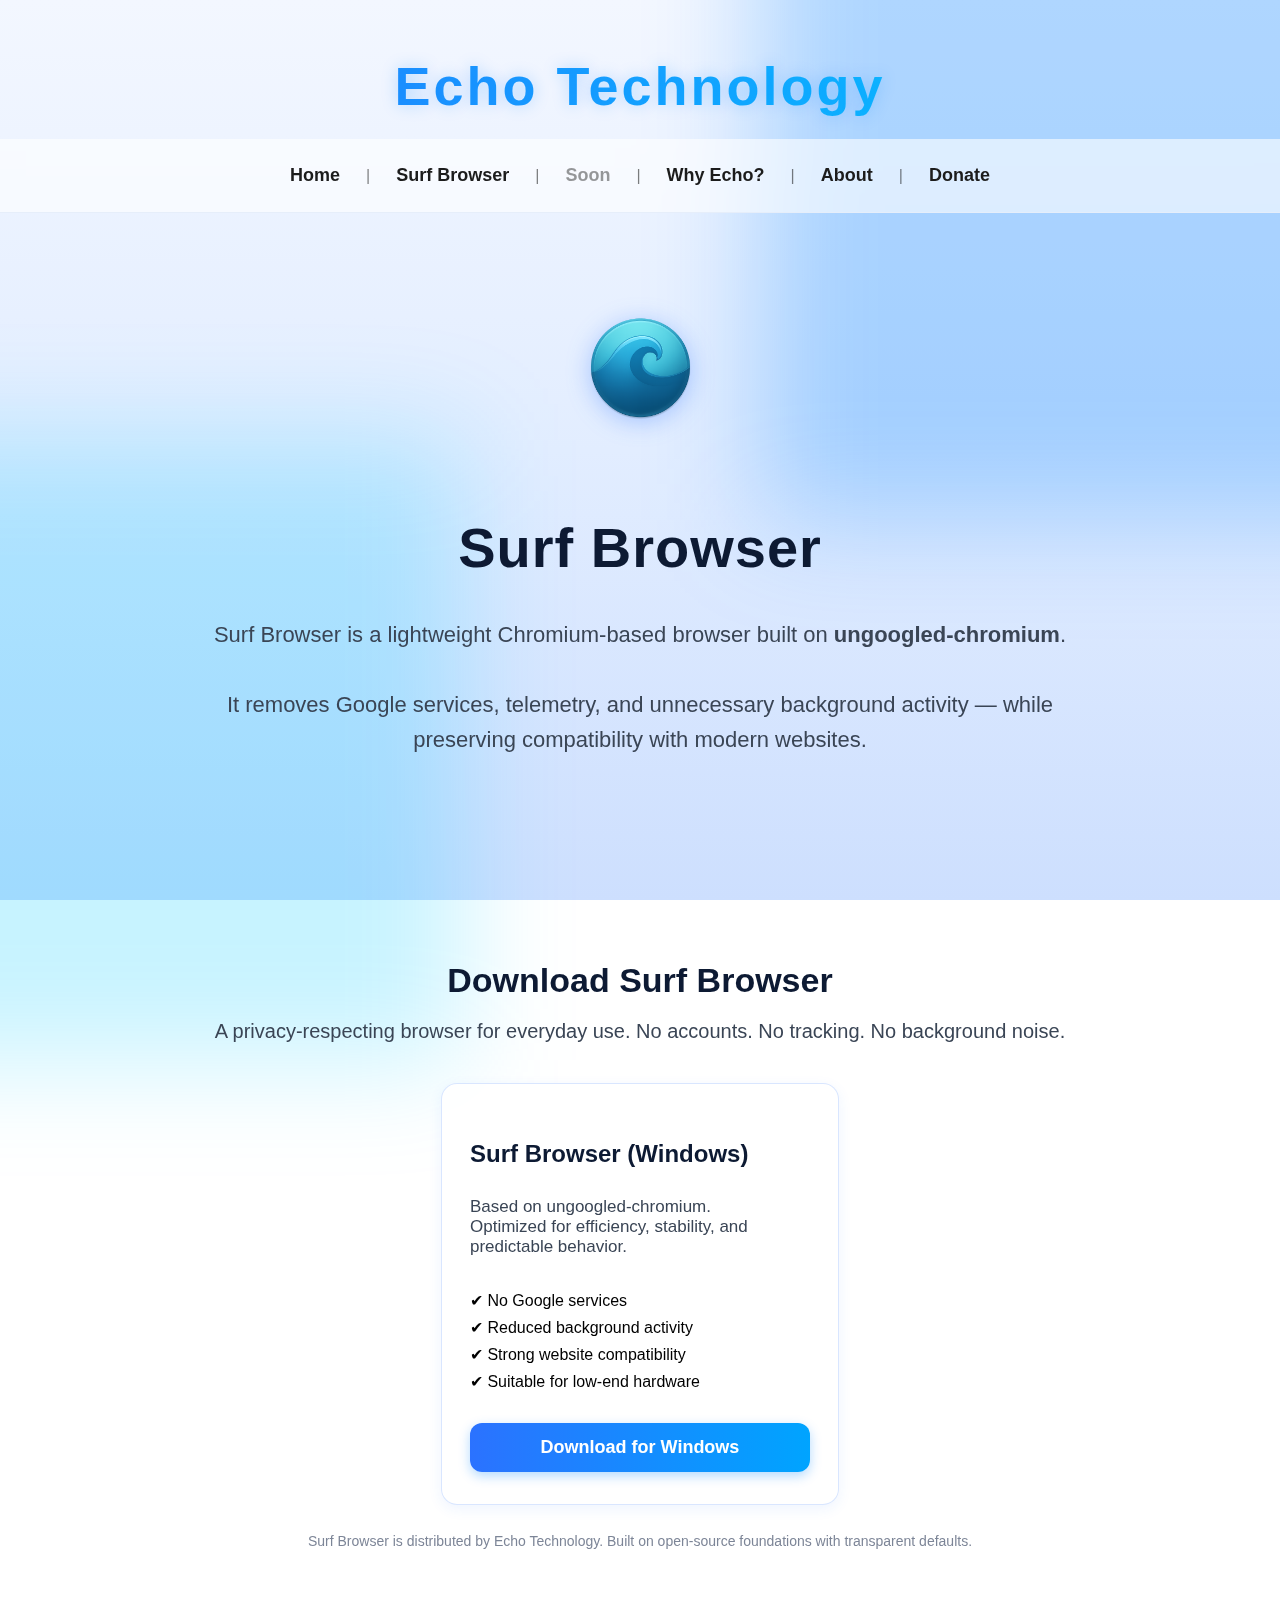
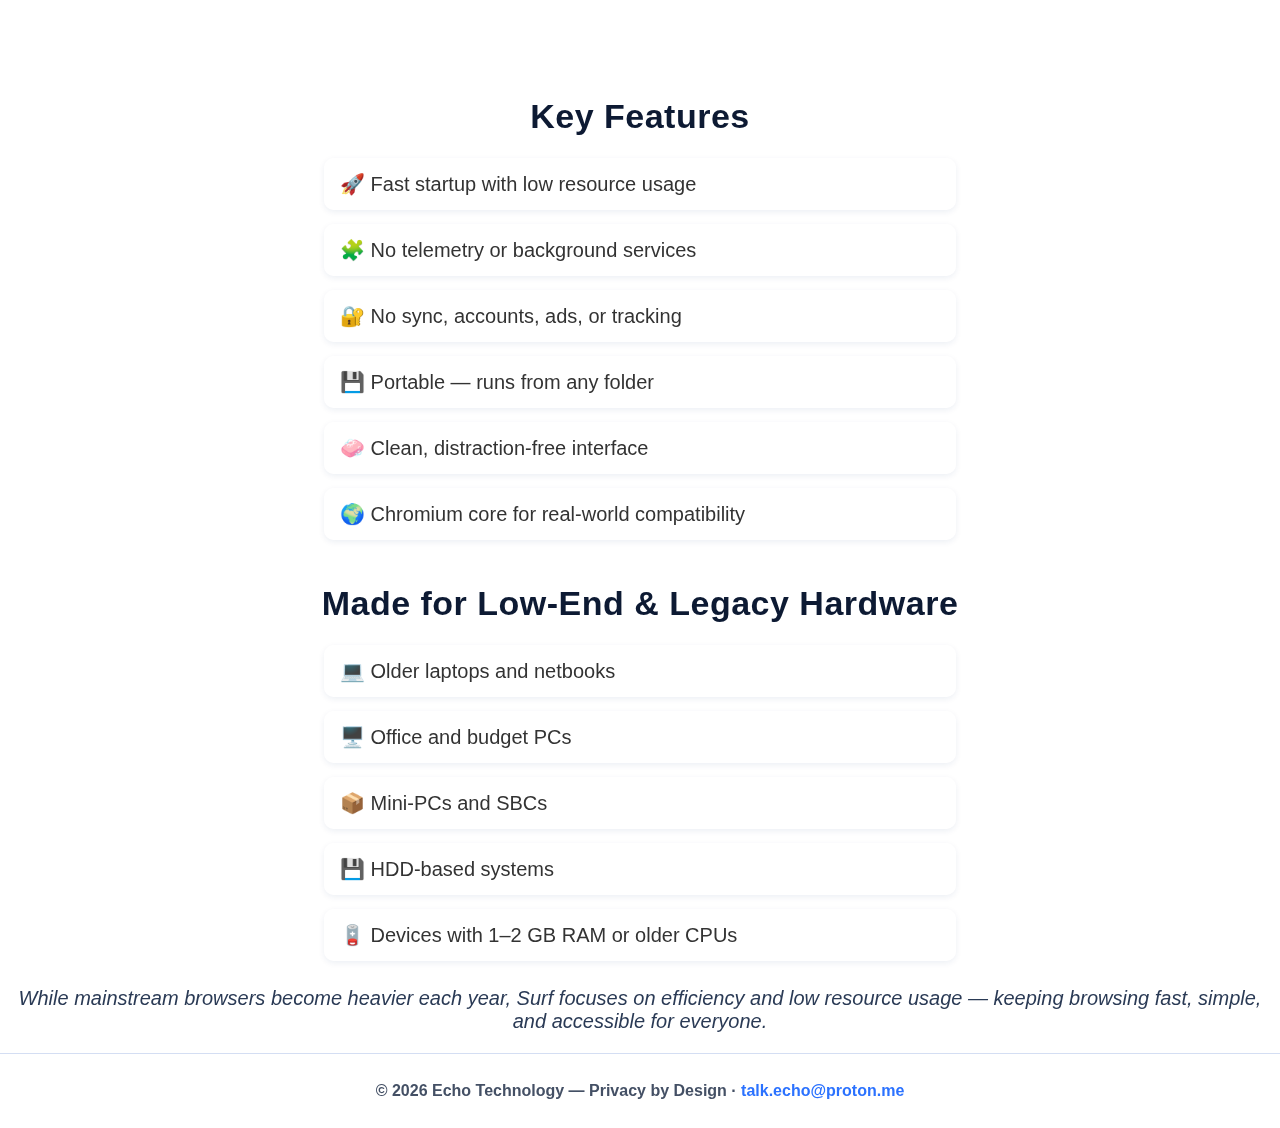
<file: surf.html>
<!DOCTYPE html>
<html lang="en">
<head>
  <meta charset="UTF-8" />
  <meta name="viewport" content="width=device-width, initial-scale=1.0" />
  <title>Surf Browser — Echo Technology</title>

  <link rel="stylesheet" href="surf.css" />
</head>

<body>

  <!-- Brand -->
  <div class="top-brand">
      Echo Technology
  </div>

  <!-- Navigation -->
  <nav class="nav-bar">
    <a href="/">Home</a>
    <span class="divider">|</span>

    <a href="surf.html">Surf Browser</a>
    <span class="divider">|</span>

    <span class="soon">Soon</span>
    <span class="divider">|</span>

    <a href="why-echo.html">Why Echo?</a>
    <span class="divider">|</span>

    <a href="about.html">About</a>
    <span class="divider">|</span>

    <a href="donate.html">Donate</a>
  </nav>

  <!-- Hero -->
  <section class="hero">
  <img src="assets/surf-logo.png" alt="Surf Browser Logo" class="surf-logo">

  <h1>Surf Browser</h1>

  <p>
    Surf Browser is a lightweight Chromium-based browser
    built on <strong>ungoogled-chromium</strong>.
  </p>

  <p>
    It removes Google services, telemetry,
    and unnecessary background activity —
    while preserving compatibility with modern websites.
  </p>
</section>


    <!-- Download -->
  <section class="download">
  <h2>Download Surf Browser</h2>

  <p>
    A privacy-respecting browser for everyday use.
    No accounts. No tracking. No background noise.
  </p>

  <div class="download-grid single">

    <div class="download-card">
      <h3>Surf Browser (Windows)</h3>

      <p>
        Based on ungoogled-chromium.<br>
        Optimized for efficiency, stability,
        and predictable behavior.
      </p>

      <ul>
        <li>✔ No Google services</li>
        <li>✔ Reduced background activity</li>
        <li>✔ Strong website compatibility</li>
        <li>✔ Suitable for low-end hardware</li>
      </ul>

      <a href=https://github.com/echotechnology-dev/echotechnology-dev.github.io/releases/download/v1.0.0/SurfBrowser_Ungoogled_Setup.exe
class="btn-main"
  data-goatcounter-click="download-surf">
  Download for Windows
</a>

    </div>

  </div>

  <p class="note">
    Surf Browser is distributed by Echo Technology.
    Built on open-source foundations with transparent defaults.
  </p>
</section>



  <!-- Features -->
  <section class="features">
  <h2>Key Features</h2>

  <ul>
    <li>🚀 Fast startup with low resource usage</li>
    <li>🧩 No telemetry or background services</li>
    <li>🔐 No sync, accounts, ads, or tracking</li>
    <li>💾 Portable — runs from any folder</li>
    <li>🧼 Clean, distraction-free interface</li>
    <li>🌍 Chromium core for real-world compatibility</li>
  </ul>
</section>


  <!-- Performance -->
  <section class="performance">
    <h2>Made for Low-End & Legacy Hardware</h2>

    <ul>
      <li>💻 Older laptops and netbooks</li>
      <li>🖥️ Office and budget PCs</li>
      <li>📦 Mini-PCs and SBCs</li>
      <li>💾 HDD-based systems</li>
      <li>🪫 Devices with 1–2 GB RAM or older CPUs</li>
    </ul>

    <p class="perf-quote">
      While mainstream browsers become heavier each year, Surf focuses on efficiency
      and low resource usage — keeping browsing fast, simple, and accessible for everyone.
    </p>
  </section>

  <!-- Footer -->
<footer class="footer">
  © 2026 Echo Technology — Privacy by Design ·
  <a href="mailto:talk.echo@proton.me" class="footer-mail">
    talk.echo@proton.me
  </a>
</footer>

<script
  data-goatcounter="https://echo.goatcounter.com/count"
  async
  src="//gc.zgo.at/count.js">
</script>

</body>
</html>
</file>
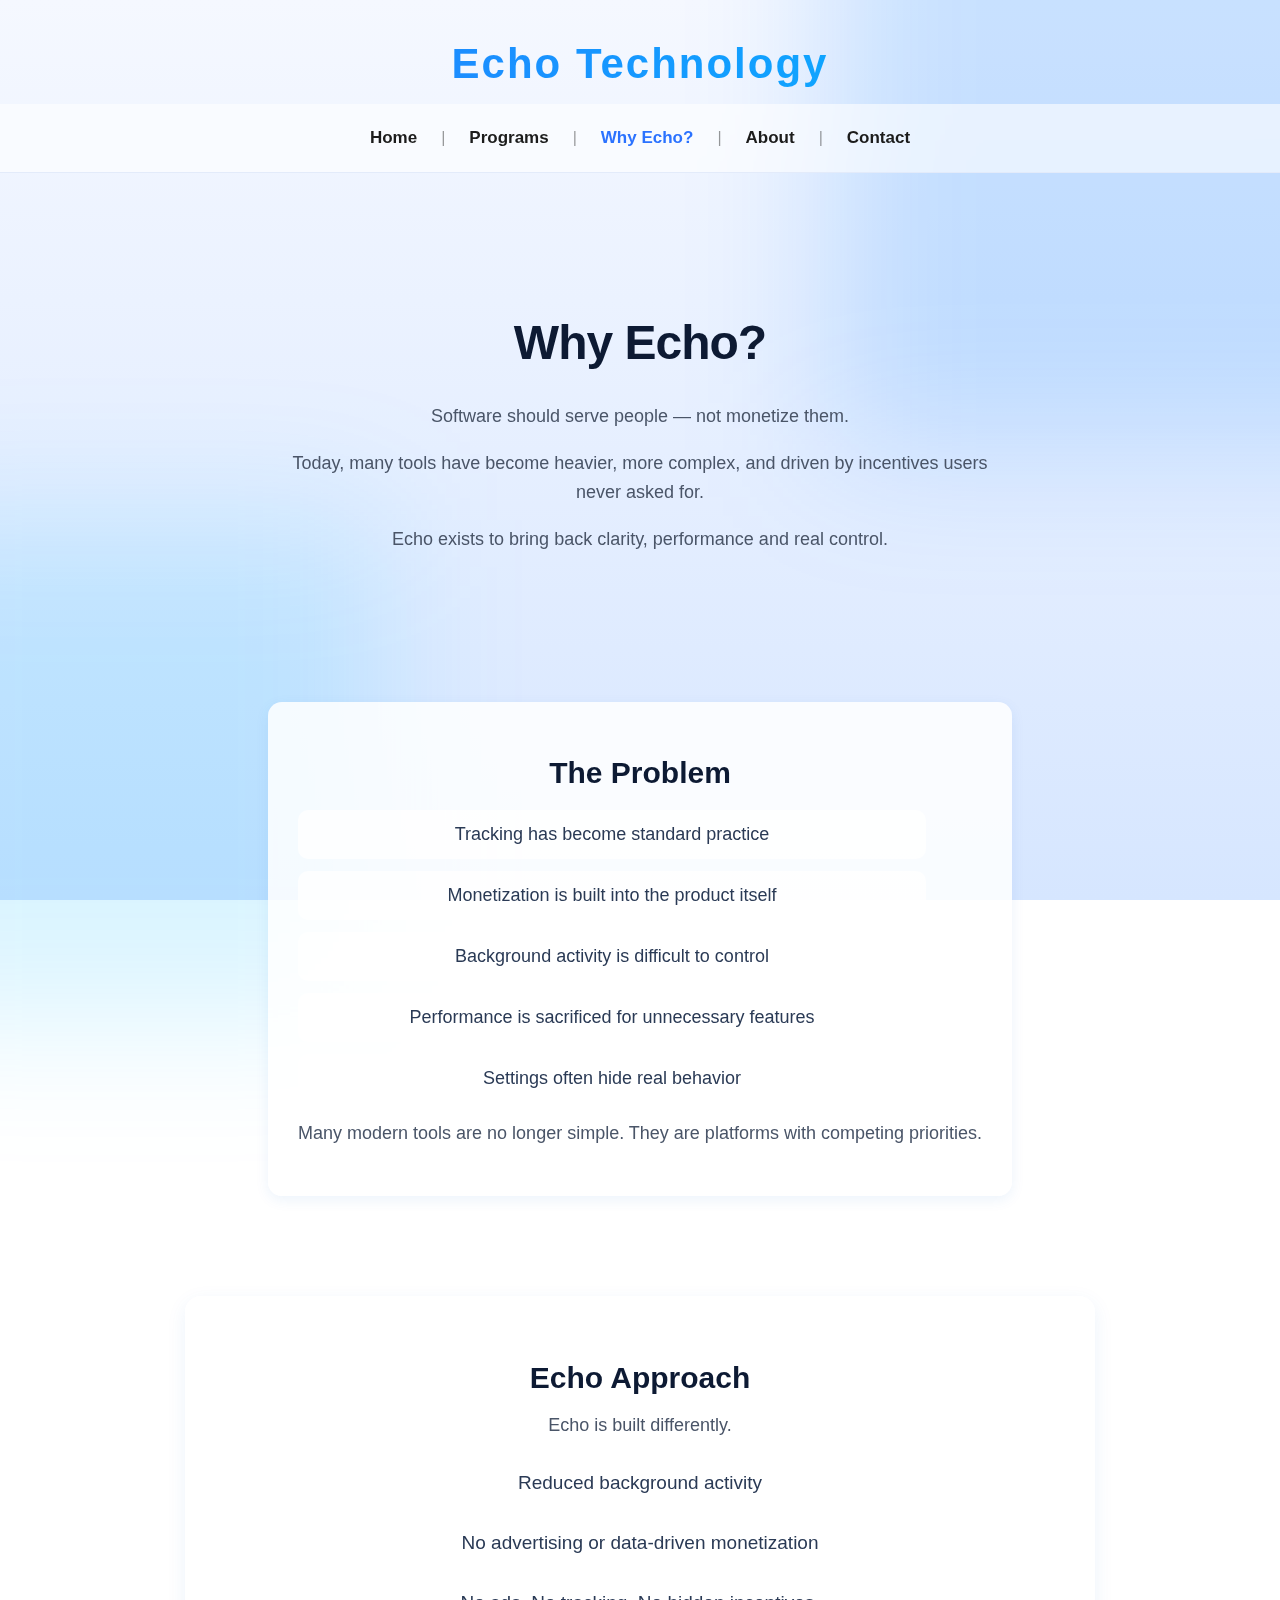
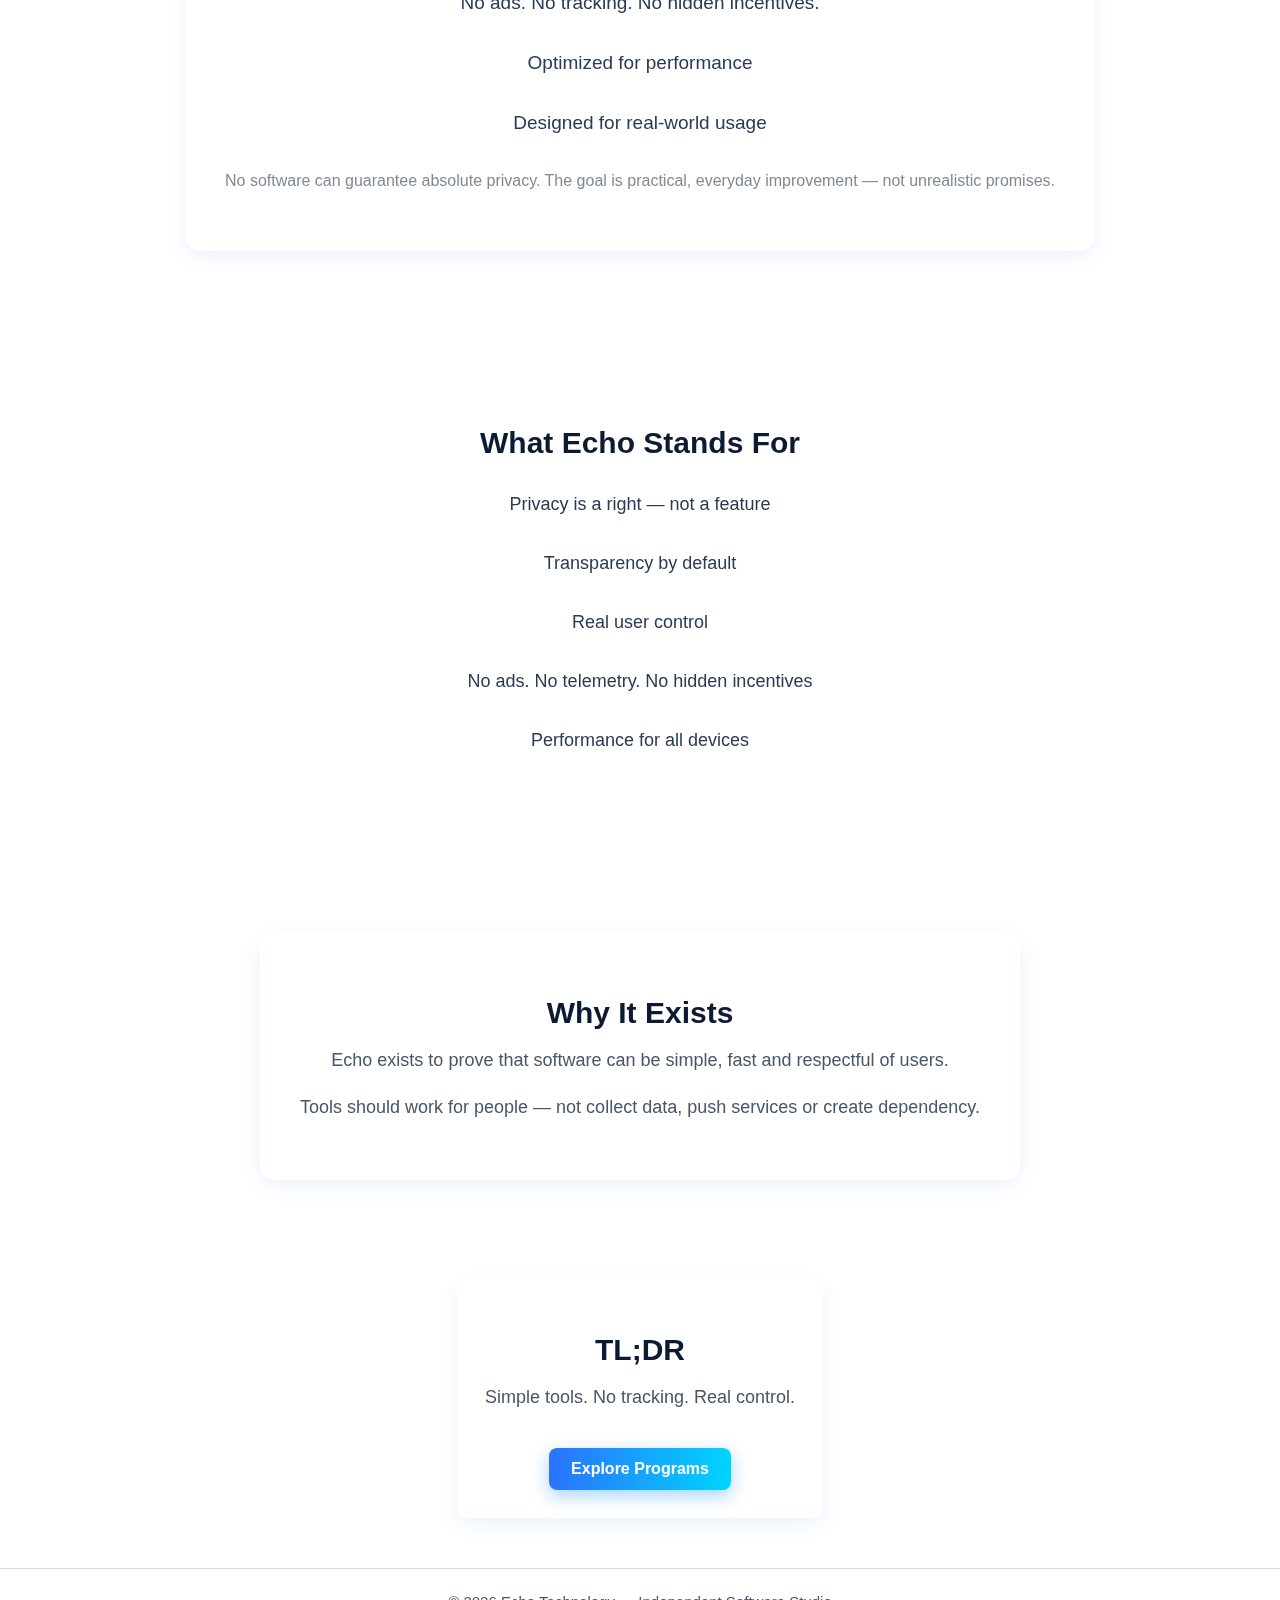
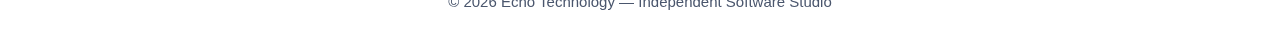
<file: why-echo.html>
<!DOCTYPE html>
<html lang="en">
<head>
  <meta charset="UTF-8" />
  <meta name="viewport" content="width=device-width, initial-scale=1.0" />
  <title>Why Echo? — Echo Technology</title>
  <link rel="stylesheet" href="style.css">
  <link rel="stylesheet" href="why.css" />
</head>

<body>

  <!-- Brand -->
  <div class="top-brand">Echo Technology</div>

  <!-- Navigation -->
  <nav class="nav-bar">
    <a href="/">Home</a>
    <span class="divider">|</span>

    <a href="programs.html">Programs</a>
    <span class="divider">|</span>

    <a href="why-echo.html" class="active">Why Echo?</a>
    <span class="divider">|</span>

    <a href="about.html">About</a>
    <span class="divider">|</span>

    <a href="contact.html">Contact</a>
  </nav>

  <!-- HERO -->
  <section class="hero">
    <h1>Why Echo?</h1>

    <p>
      Software should serve people — not monetize them.
    </p>

    <p>
      Today, many tools have become heavier, more complex,
      and driven by incentives users never asked for.
    </p>

    <p>
      Echo exists to bring back clarity, performance and real control.
    </p>
  </section>

  <!-- PROBLEM -->
  <section class="why-choose-us">
    <h2>The Problem</h2>

    <ul>
      <li>Tracking has become standard practice</li>
      <li>Monetization is built into the product itself</li>
      <li>Background activity is difficult to control</li>
      <li>Performance is sacrificed for unnecessary features</li>
      <li>Settings often hide real behavior</li>
    </ul>

    <p>
      Many modern tools are no longer simple.
      They are platforms with competing priorities.
    </p>
  </section>

  <!-- COMPARISON -->
  <section class="mission">
    <h2>Echo Approach</h2>

    <p>
      Echo is built differently.
    </p>

    <ul>
      <li>Reduced background activity</li>
      <li>No advertising or data-driven monetization</li>
      <li>No ads. No tracking. No hidden incentives.</li>
      <li>Optimized for performance</li>
      <li>Designed for real-world usage</li>
    </ul>

    <p class="note">
      No software can guarantee absolute privacy.
      The goal is practical, everyday improvement —
      not unrealistic promises.
    </p>
  </section>

  <!-- PRINCIPLES -->
  <section class="audience">
    <h2>What Echo Stands For</h2>

    <ul>
      <li>Privacy is a right — not a feature</li>
      <li>Transparency by default</li>
      <li>Real user control</li>
      <li>No ads. No telemetry. No hidden incentives</li>
      <li>Performance for all devices</li>
    </ul>
  </section>

  <!-- PURPOSE -->
  <section class="mission">
    <h2>Why It Exists</h2>

    <p>
      Echo exists to prove that software can be simple,
      fast and respectful of users.
    </p>

    <p>
      Tools should work for people —
      not collect data, push services or create dependency.
    </p>
  </section>

  <!-- TL;DR -->
  <section class="cta">
    <h2>TL;DR</h2>

    <p>
      Simple tools. No tracking. Real control.
    </p>

    <a href="programs.html" class="btn-main">Explore Programs</a>
  </section>

  <!-- Footer -->
  <footer class="footer">
    © 2026 Echo Technology — Independent Software Studio
    <br>
    
  </footer>

</body>
</html>
</file>
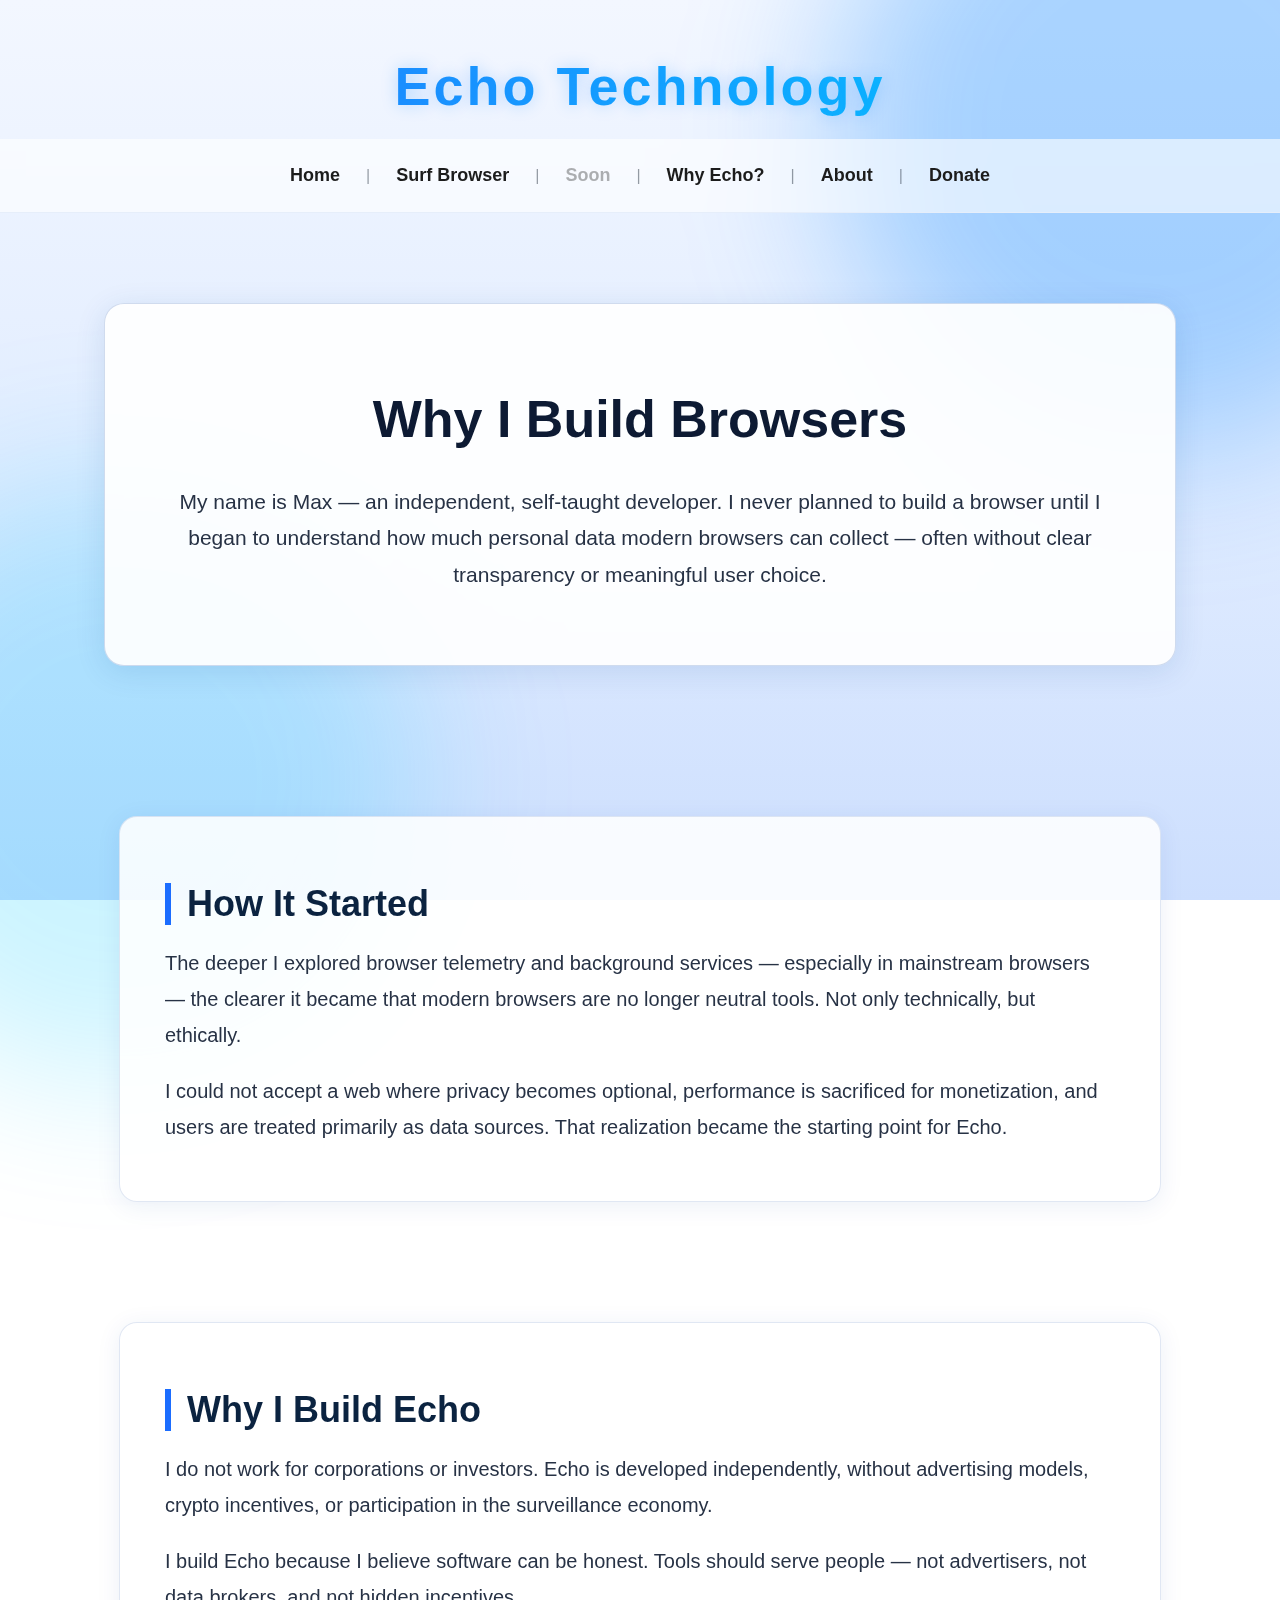
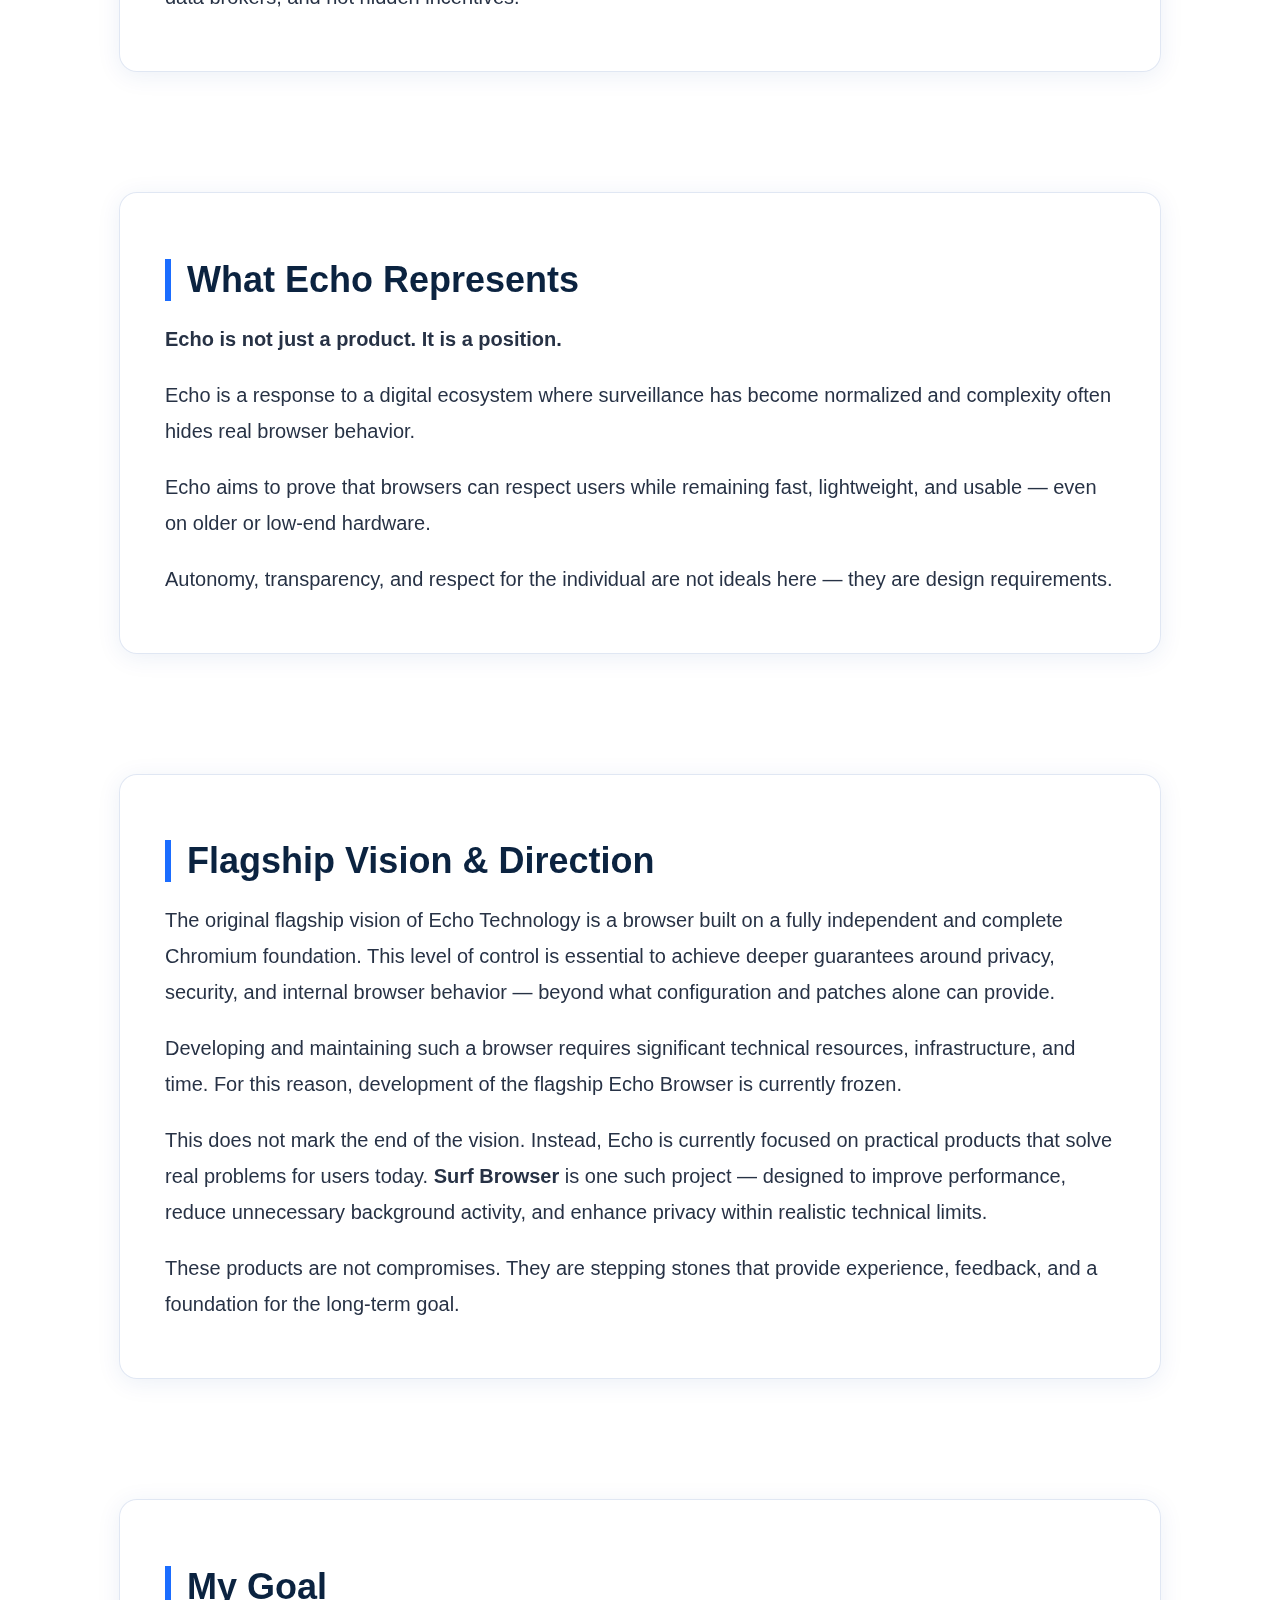
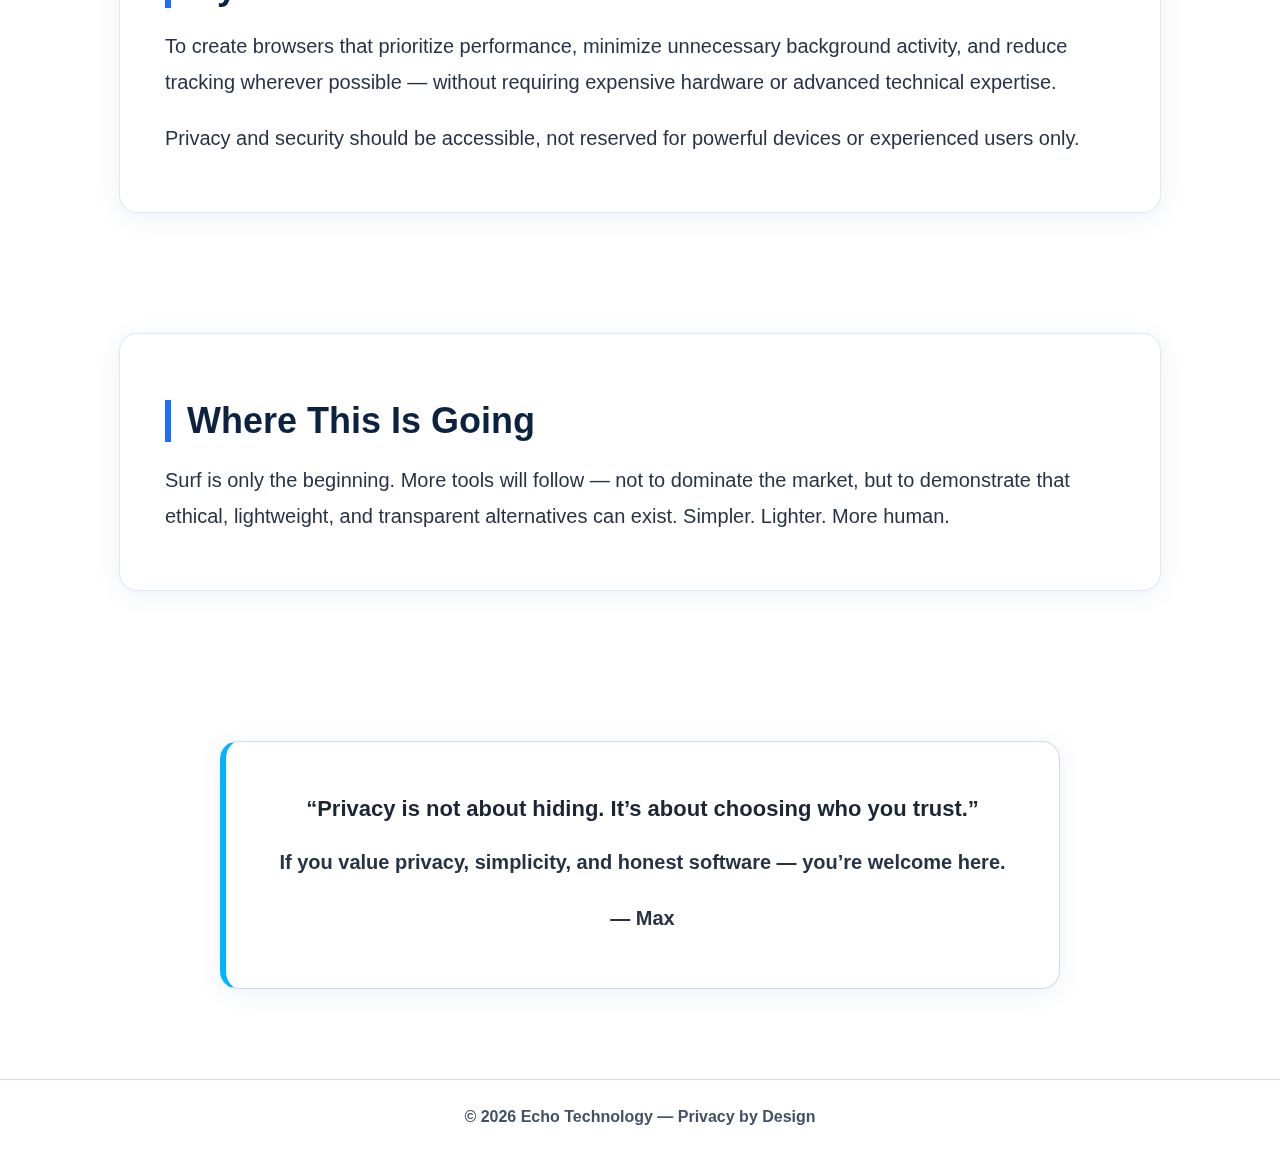
<file: echo-site/about.html>
<!DOCTYPE html>
<html lang="en">
<head>
  <meta charset="UTF-8" />
  <meta name="viewport" content="width=device-width, initial-scale=1.0" />
  <title>About — Echo Technology</title>

  <link rel="stylesheet" href="about.css" />
</head>

<body>

  <!-- Brand -->
  <div class="top-brand">Echo Technology</div>

  <!-- Navigation -->
  <nav class="nav-bar">
    <a href="/">Home</a>
    <span class="divider">|</span>

    <a href="surf.html">Surf Browser</a>
    <span class="divider">|</span>

    <span class="soon">Soon</span>
    <span class="divider">|</span>

    <a href="why-echo.html">Why Echo?</a>
    <span class="divider">|</span>

    <a href="about.html" class="active">About</a>
    <span class="divider">|</span>

    <a href="donate.html">Donate</a>
  </nav>

  <!-- Hero -->
  <section class="hero">
      <h1>Why I Build Browsers</h1>
      <p>
        My name is Max — an independent, self-taught developer.
        I never planned to build a browser until I began to understand
        how much personal data modern browsers can collect —
        often without clear transparency or meaningful user choice.
      </p>
  </section>

  <!-- Story -->
  <section>
      <h2>How It Started</h2>
      <p>
        The deeper I explored browser telemetry and background services —
        especially in mainstream browsers —
        the clearer it became that modern browsers are no longer neutral tools.
        Not only technically, but ethically.
      </p>
      <p>
        I could not accept a web where privacy becomes optional,
        performance is sacrificed for monetization,
        and users are treated primarily as data sources.
        That realization became the starting point for Echo.
      </p>
  </section>

  <!-- Why Echo -->
  <section>
      <h2>Why I Build Echo</h2>
      <p>
        I do not work for corporations or investors.
        Echo is developed independently,
        without advertising models, crypto incentives,
        or participation in the surveillance economy.
      </p>
      <p>
        I build Echo because I believe software can be honest.
        Tools should serve people — not advertisers,
        not data brokers, and not hidden incentives.
      </p>
  </section>

  <!-- What Echo Represents -->
  <section>
      <h2>What Echo Represents</h2>

      <p><strong>Echo is not just a product. It is a position.</strong></p>

      <p>
        Echo is a response to a digital ecosystem
        where surveillance has become normalized
        and complexity often hides real browser behavior.
      </p>

      <p>
        Echo aims to prove that browsers can respect users
        while remaining fast, lightweight, and usable —
        even on older or low-end hardware.
      </p>

      <p>
        Autonomy, transparency, and respect for the individual
        are not ideals here — they are design requirements.
      </p>
  </section>

  <!-- Flagship & Direction -->
  <section>
      <h2>Flagship Vision & Direction</h2>

      <p>
        The original flagship vision of Echo Technology is a browser
        built on a fully independent and complete Chromium foundation.
        This level of control is essential to achieve deeper guarantees
        around privacy, security, and internal browser behavior —
        beyond what configuration and patches alone can provide.
      </p>

      <p>
        Developing and maintaining such a browser requires
        significant technical resources, infrastructure, and time.
        For this reason, development of the flagship Echo Browser
        is currently frozen.
      </p>

      <p>
        This does not mark the end of the vision.
        Instead, Echo is currently focused on practical products
        that solve real problems for users today.
        <strong>Surf Browser</strong> is one such project —
        designed to improve performance, reduce unnecessary background activity,
        and enhance privacy within realistic technical limits.
      </p>

      <p>
        These products are not compromises.
        They are stepping stones that provide experience,
        feedback, and a foundation for the long-term goal.
      </p>
  </section>

  <!-- Goal -->
  <section>
      <h2>My Goal</h2>
      <p>
        To create browsers that prioritize performance,
        minimize unnecessary background activity,
        and reduce tracking wherever possible —
        without requiring expensive hardware
        or advanced technical expertise.
      </p>
      <p>
        Privacy and security should be accessible,
        not reserved for powerful devices
        or experienced users only.
      </p>
  </section>

  <!-- Future -->
  <section>
      <h2>Where This Is Going</h2>
      <p>
        Surf is only the beginning.
        More tools will follow — not to dominate the market,
        but to demonstrate that ethical, lightweight,
        and transparent alternatives can exist.
        Simpler. Lighter. More human.
      </p>
  </section>

  <!-- Outro -->
  <section class="cta">
    <blockquote>
        “Privacy is not about hiding.
        It’s about choosing who you trust.”
    </blockquote>

    <p class="cta-text">
        If you value privacy, simplicity, and honest software —
        you’re welcome here.
    </p>

    <p class="signature">— Max</p>
</section>


  <!-- Footer -->
  <footer class="footer">
      © 2026 Echo Technology — Privacy by Design
  </footer>

</body>
</html>
</file>
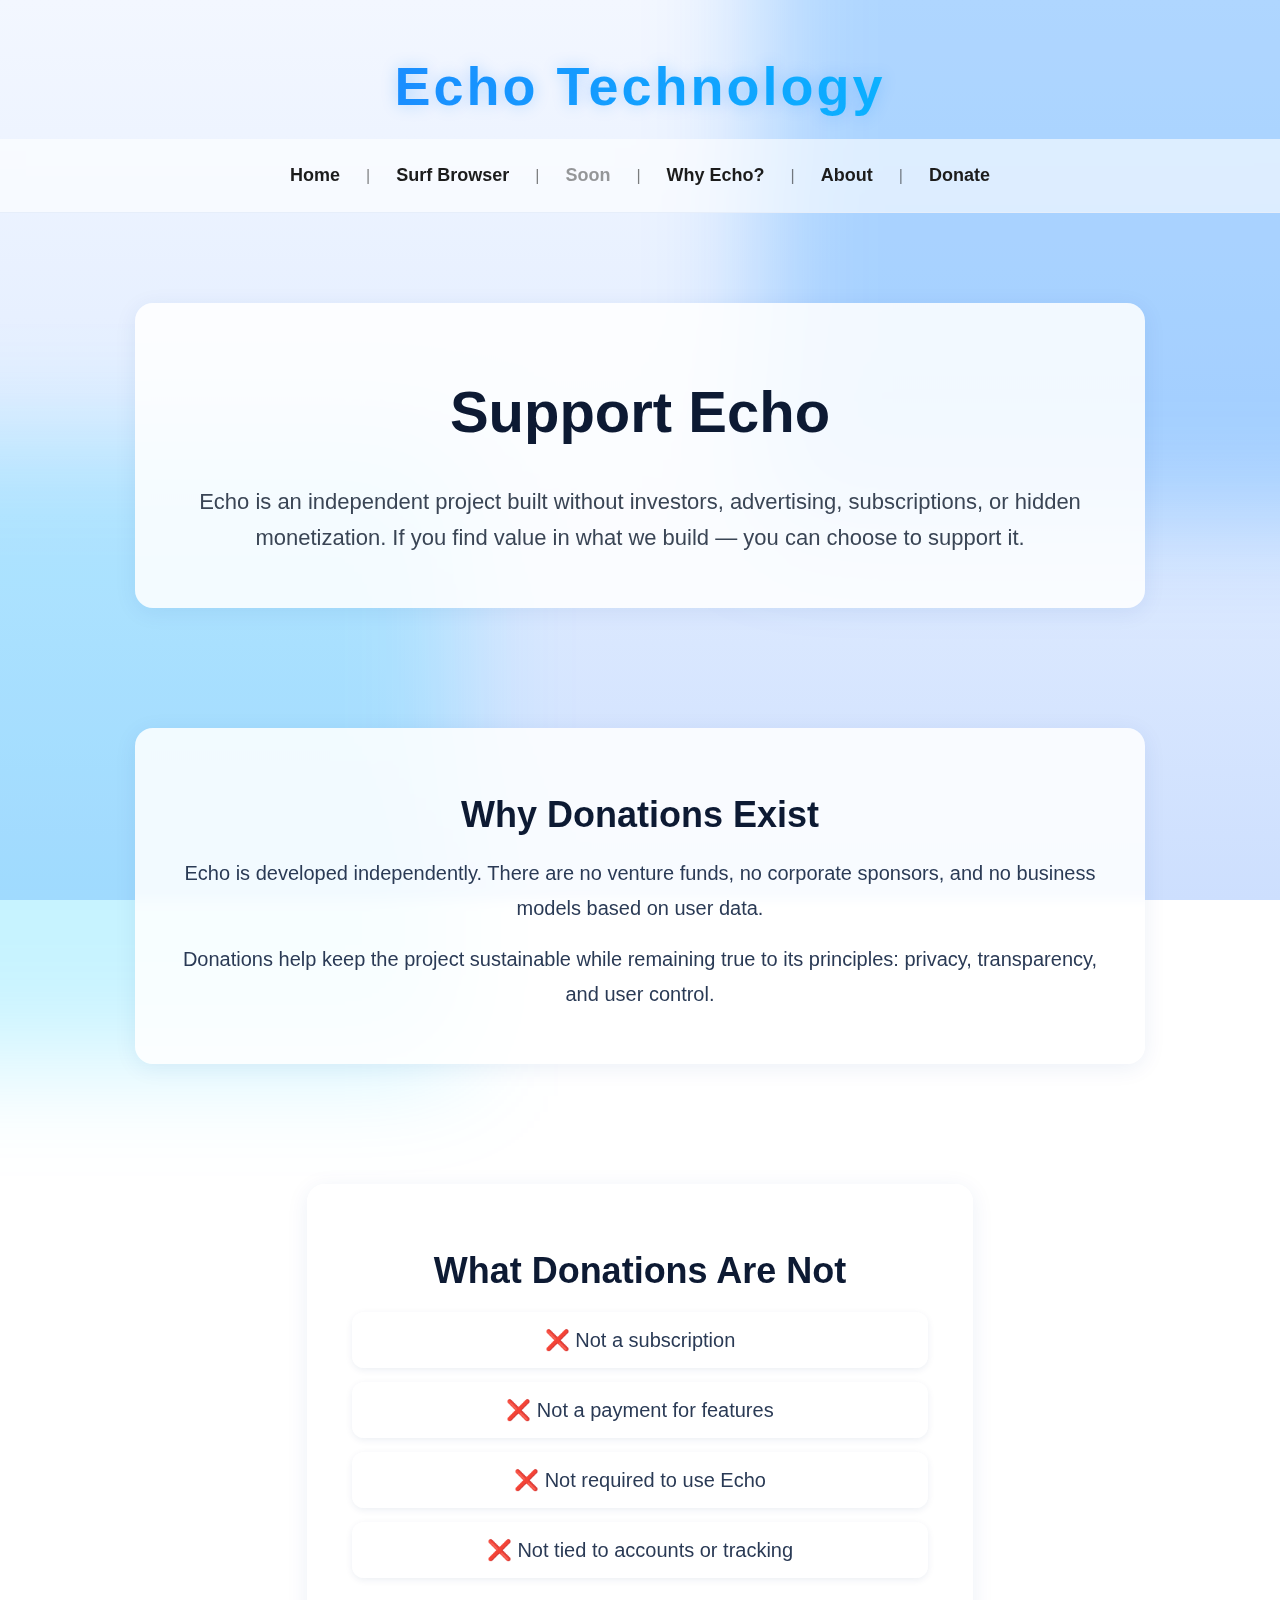
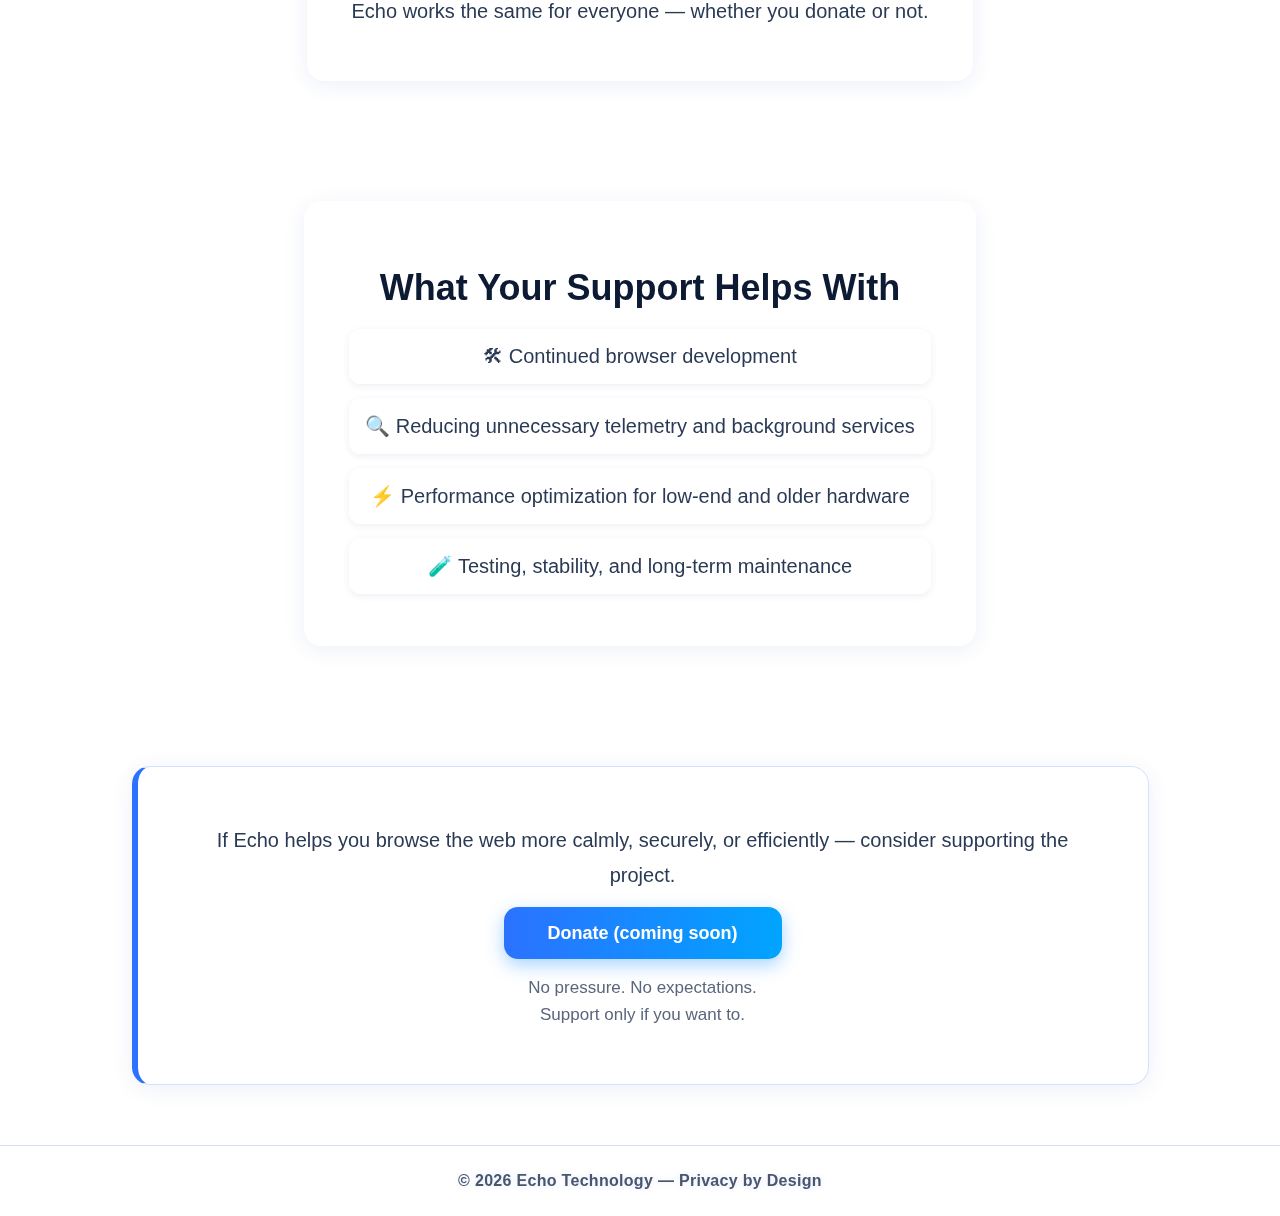
<file: echo-site/donate.html>
<!DOCTYPE html>
<html lang="en">
<head>
  <meta charset="UTF-8" />
  <meta name="viewport" content="width=device-width, initial-scale=1.0" />
  <title>Donate — Echo Technology</title>

  <link rel="stylesheet" href="donate.css" />
</head>

<body>

  <!-- Brand -->
  <div class="top-brand">Echo Technology</div>

  <!-- Navigation -->
  <nav class="nav-bar">
    <a href="/">Home</a>
    <span class="divider">|</span>

    <a href="surf.html">Surf Browser</a>
    <span class="divider">|</span>

    <span class="soon">Soon</span>
    <span class="divider">|</span>

    <a href="why-echo.html">Why Echo?</a>
    <span class="divider">|</span>

    <a href="about.html">About</a>
    <span class="divider">|</span>

    <a href="donate.html" class="active">Donate</a>
  </nav>

  <!-- Hero -->
  <section class="hero">
    <h1>Support Echo</h1>
    <p>
      Echo is an independent project built without investors,
      advertising, subscriptions, or hidden monetization.
      If you find value in what we build —
      you can choose to support it.
    </p>
  </section>

  <!-- Philosophy -->
  <section>
    <h2>Why Donations Exist</h2>
    <p>
      Echo is developed independently.
      There are no venture funds, no corporate sponsors,
      and no business models based on user data.
    </p>
    <p>
      Donations help keep the project sustainable
      while remaining true to its principles:
      privacy, transparency, and user control.
    </p>
  </section>

  <!-- What donations are NOT -->
  <section>
    <h2>What Donations Are Not</h2>
    <ul>
      <li>❌ Not a subscription</li>
      <li>❌ Not a payment for features</li>
      <li>❌ Not required to use Echo</li>
      <li>❌ Not tied to accounts or tracking</li>
    </ul>
    <p>
      Echo works the same for everyone —
      whether you donate or not.
    </p>
  </section>

  <!-- What they support -->
  <section>
    <h2>What Your Support Helps With</h2>
    <ul>
      <li>🛠 Continued browser development</li>
      <li>🔍 Reducing unnecessary telemetry and background services</li>
      <li>⚡ Performance optimization for low-end and older hardware</li>
      <li>🧪 Testing, stability, and long-term maintenance</li>
    </ul>
  </section>

  <!-- CTA -->
  <section class="cta">
    <p>
      If Echo helps you browse the web more calmly,
      securely, or efficiently —
      consider supporting the project.
    </p>

    <div class="donate-buttons">
      <!-- placeholders -->
      <a href="#" class="btn-main">Donate (coming soon)</a>
    </div>

    <p class="note">
      No pressure. No expectations.<br />
      Support only if you want to.
    </p>
  </section>

  <!-- Footer -->
  <footer class="footer">
    © 2026 Echo Technology — Privacy by Design
  </footer>

</body>
</html>
</file>
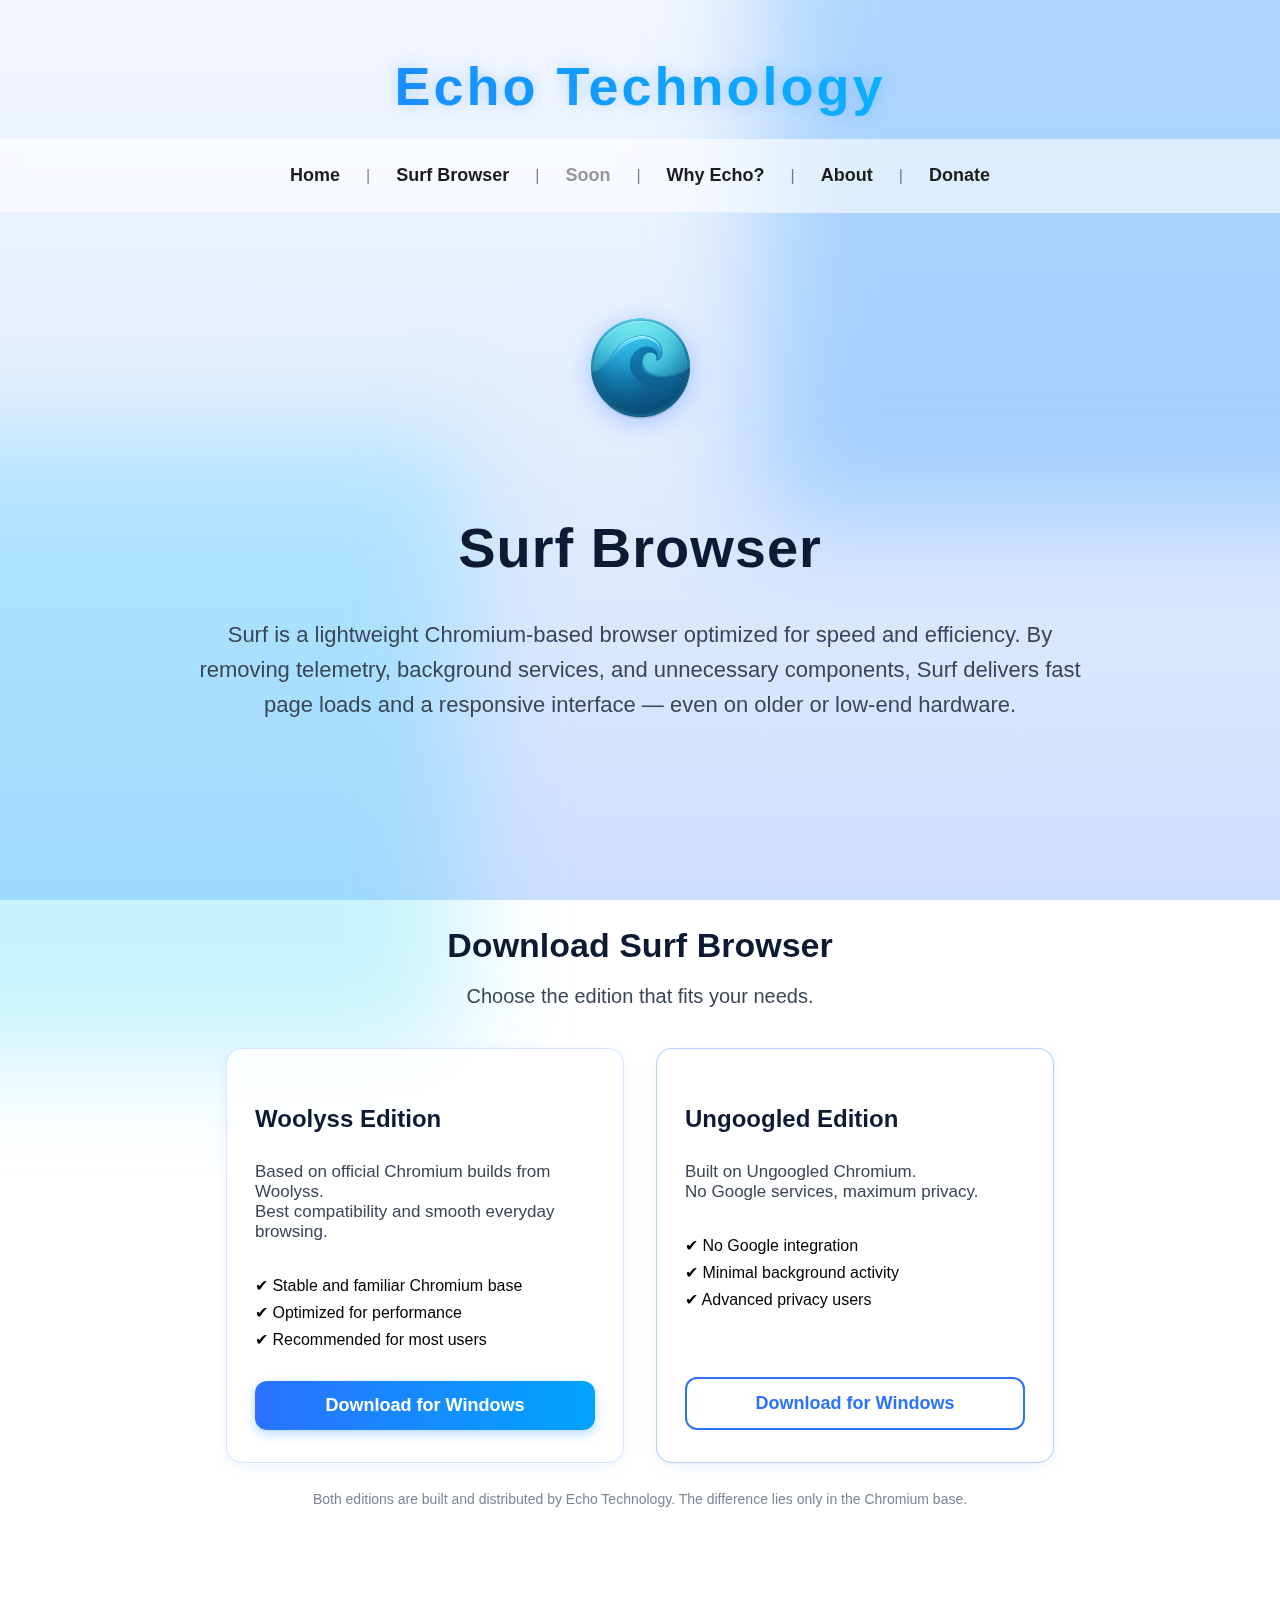
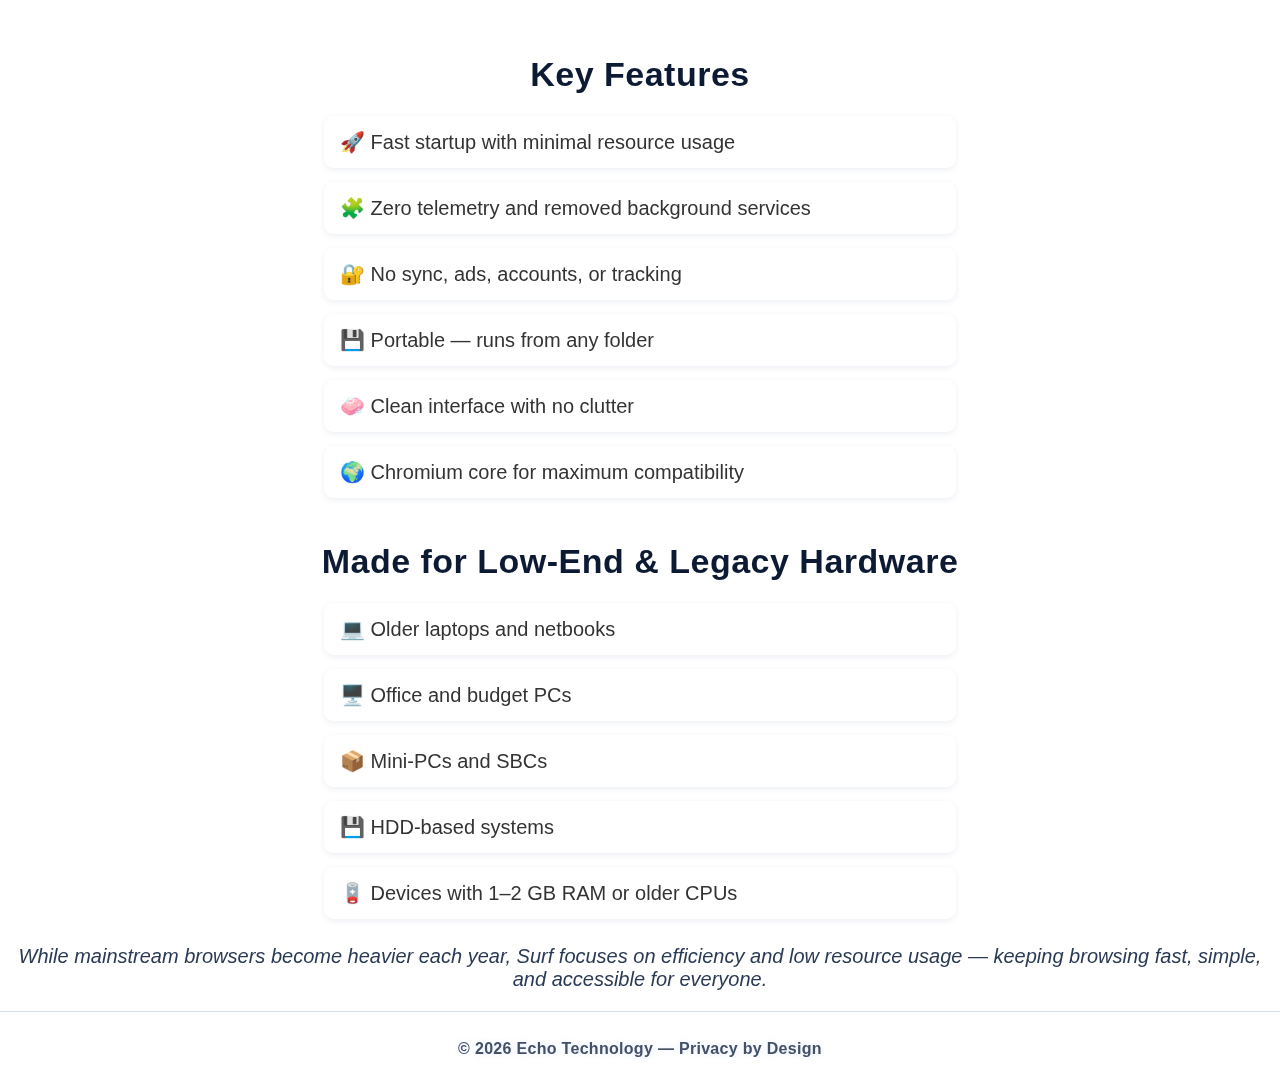
<file: echo-site/surf.html>
<!DOCTYPE html>
<html lang="en">
<head>
  <meta charset="UTF-8" />
  <meta name="viewport" content="width=device-width, initial-scale=1.0" />
  <title>Surf Browser — Echo Technology</title>

  <link rel="stylesheet" href="surf.css" />
</head>

<body>

  <!-- Brand -->
  <div class="top-brand">
      Echo Technology
  </div>

  <!-- Navigation -->
  <nav class="nav-bar">
    <a href="/">Home</a>
    <span class="divider">|</span>

    <a href="surf.html">Surf Browser</a>
    <span class="divider">|</span>

    <span class="soon">Soon</span>
    <span class="divider">|</span>

    <a href="why-echo.html">Why Echo?</a>
    <span class="divider">|</span>

    <a href="about.html">About</a>
    <span class="divider">|</span>

    <a href="donate.html">Donate</a>
  </nav>

  <!-- Hero -->
  <section class="hero">
    <img src="assets/surf-logo.png" alt="Surf Browser Logo" class="surf-logo">

    <h1>Surf Browser</h1>

    <p>
      Surf is a lightweight Chromium-based browser optimized for speed and efficiency.
      By removing telemetry, background services, and unnecessary components, Surf delivers
      fast page loads and a responsive interface — even on older or low-end hardware.
    </p>
  </section>

  <!-- Download -->
  <section class="download">
    <h2>Download Surf Browser</h2>
    <p>Choose the edition that fits your needs.</p>

    <div class="download-grid">

      <div class="download-card">
        <h3>Woolyss Edition</h3>
        <p>
          Based on official Chromium builds from Woolyss.<br>
          Best compatibility and smooth everyday browsing.
        </p>
        <ul>
          <li>✔ Stable and familiar Chromium base</li>
          <li>✔ Optimized for performance</li>
          <li>✔ Recommended for most users</li>
        </ul>

        <a href="#" class="btn-main">
          Download for Windows
        </a>
      </div>

      <div class="download-card alt">
        <h3>Ungoogled Edition</h3>
        <p>
          Built on Ungoogled Chromium.<br>
          No Google services, maximum privacy.
        </p>
        <ul>
          <li>✔ No Google integration</li>
          <li>✔ Minimal background activity</li>
          <li>✔ Advanced privacy users</li>
        </ul>

        <a href="#" class="btn-outline">
          Download for Windows
        </a>
      </div>

    </div>

    <p class="note">
      Both editions are built and distributed by Echo Technology.
      The difference lies only in the Chromium base.
    </p>
  </section>

  <!-- Features -->
  <section class="features">
    <h2>Key Features</h2>

    <ul>
      <li>🚀 Fast startup with minimal resource usage</li>
      <li>🧩 Zero telemetry and removed background services</li>
      <li>🔐 No sync, ads, accounts, or tracking</li>
      <li>💾 Portable — runs from any folder</li>
      <li>🧼 Clean interface with no clutter</li>
      <li>🌍 Chromium core for maximum compatibility</li>
    </ul>
  </section>

  <!-- Performance -->
  <section class="performance">
    <h2>Made for Low-End & Legacy Hardware</h2>

    <ul>
      <li>💻 Older laptops and netbooks</li>
      <li>🖥️ Office and budget PCs</li>
      <li>📦 Mini-PCs and SBCs</li>
      <li>💾 HDD-based systems</li>
      <li>🪫 Devices with 1–2 GB RAM or older CPUs</li>
    </ul>

    <p class="perf-quote">
      While mainstream browsers become heavier each year, Surf focuses on efficiency
      and low resource usage — keeping browsing fast, simple, and accessible for everyone.
    </p>
  </section>

  <!-- Footer -->
  <footer class="footer">
      © 2026 Echo Technology — Privacy by Design
  </footer>

</body>
</html>
</file>
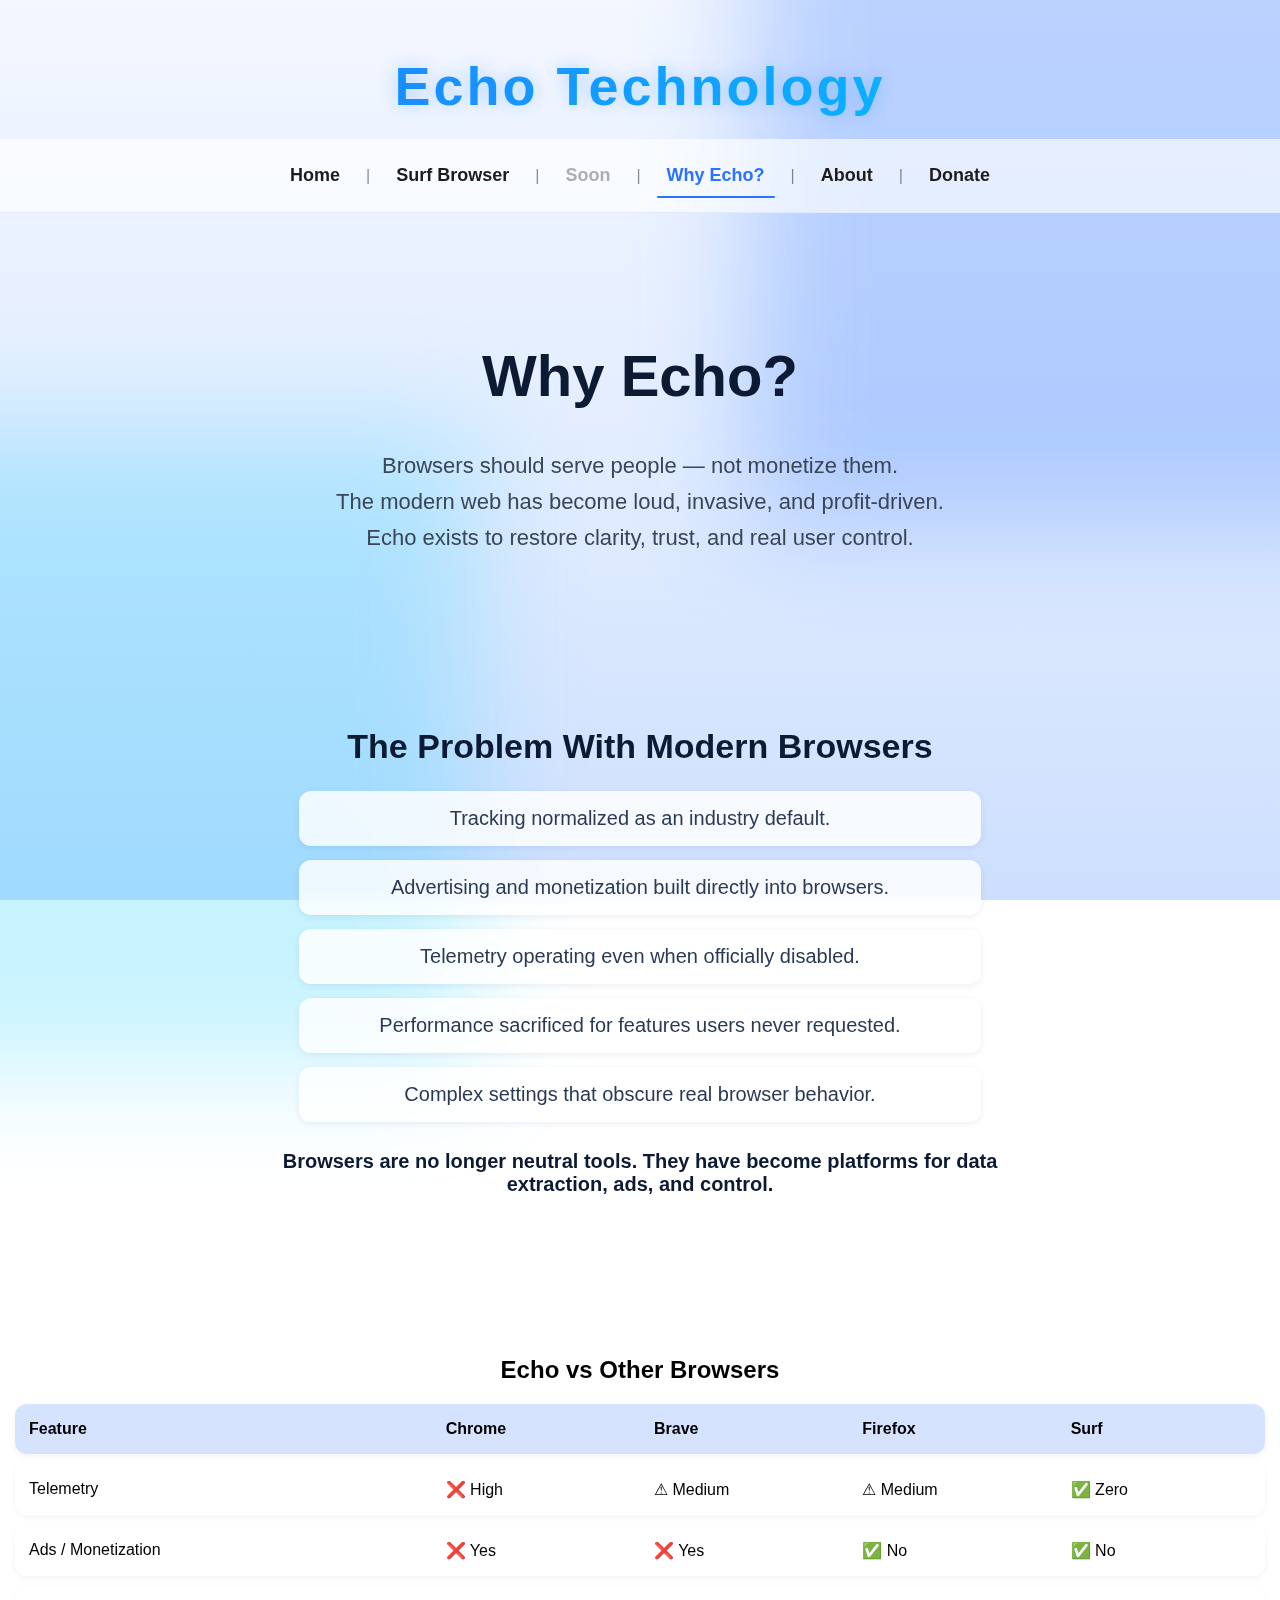
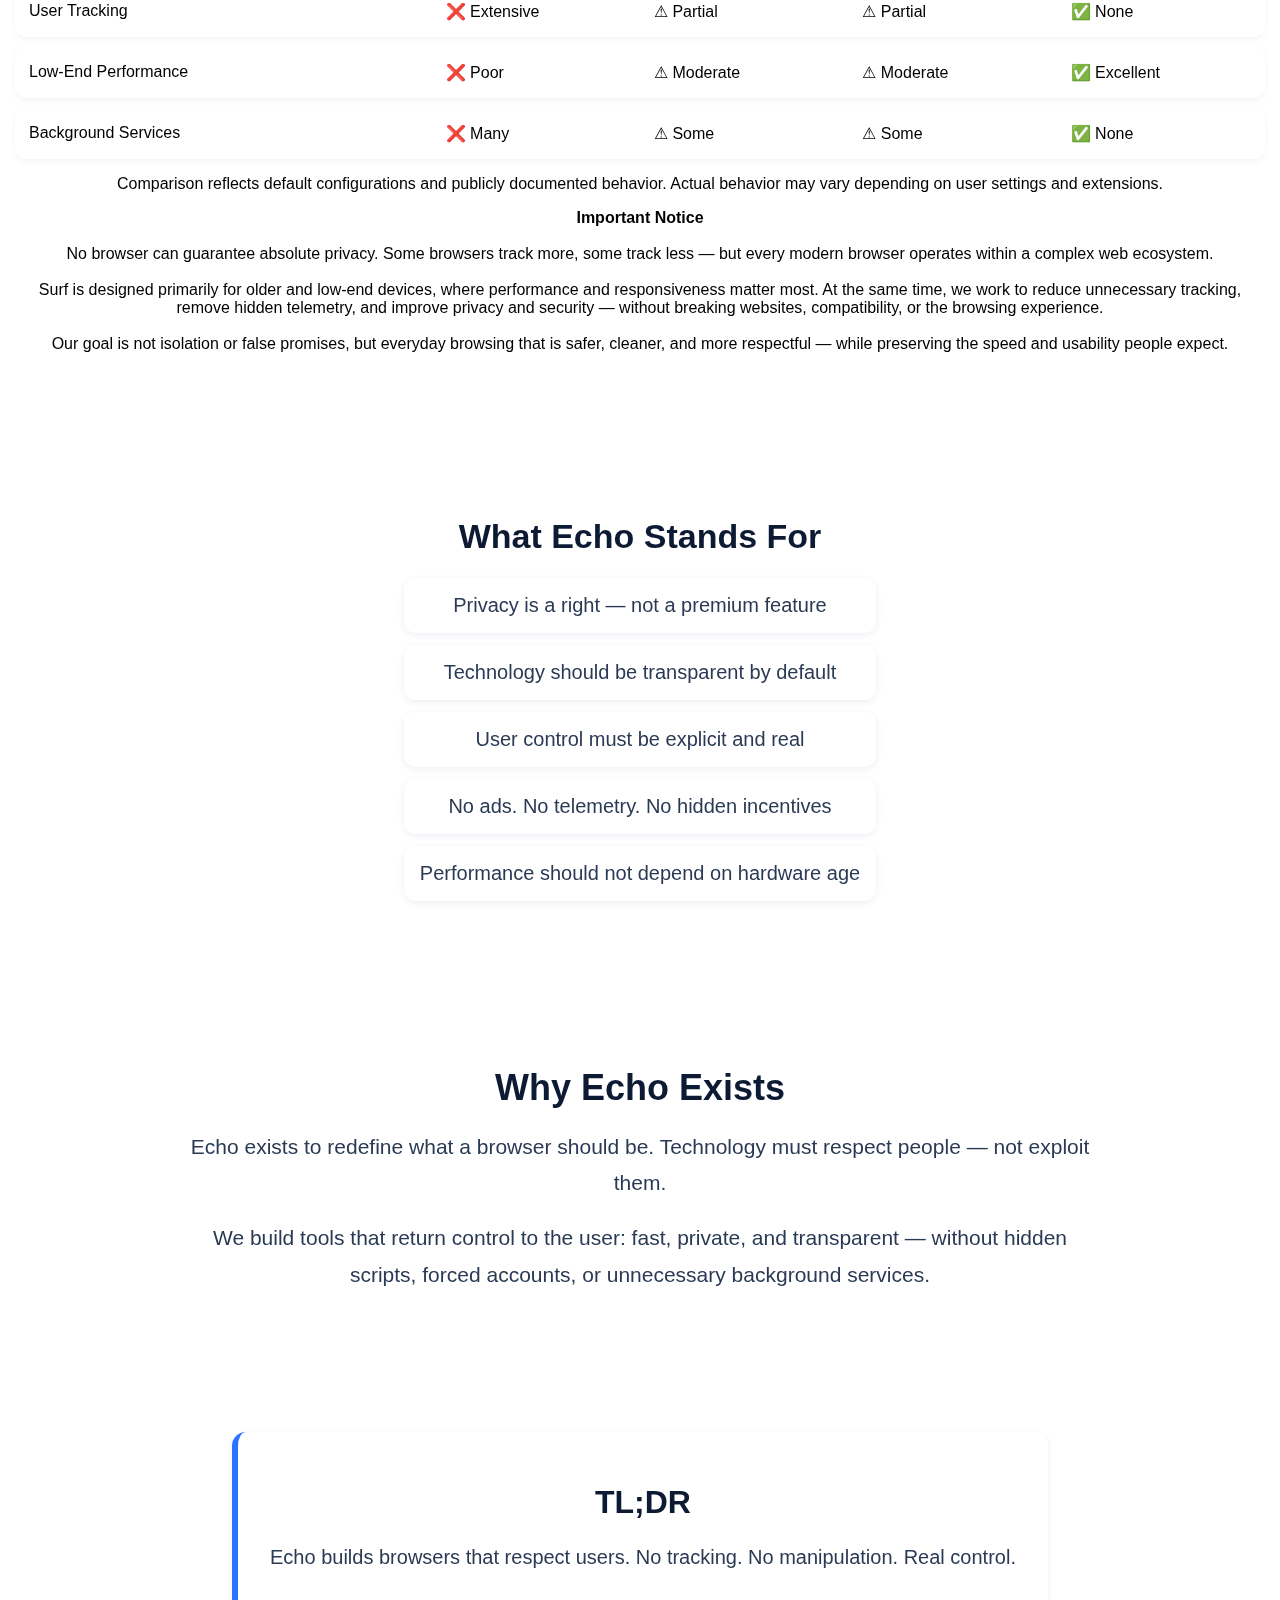
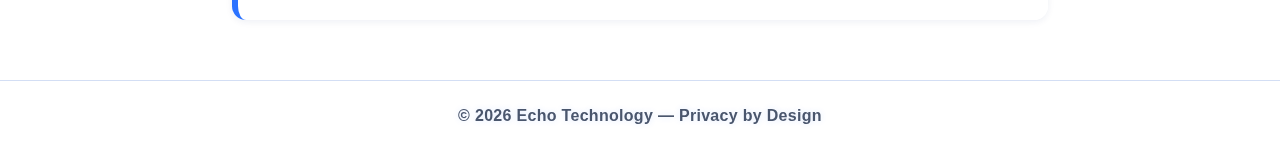
<file: echo-site/why-echo.html>
<!DOCTYPE html>
<html lang="en">
<head>
  <meta charset="UTF-8" />
  <meta name="viewport" content="width=device-width, initial-scale=1.0" />
  <title>Why Echo? — Echo Technology</title>

  <link rel="stylesheet" href="why.css" />
</head>

<body>

  <!-- Brand -->
  <div class="top-brand">Echo Technology</div>

  <!-- Navigation -->
  <nav class="nav-bar">
    <a href="/">Home</a>
    <span class="divider">|</span>

    <a href="surf.html">Surf Browser</a>
    <span class="divider">|</span>

    <span class="soon">Soon</span>
    <span class="divider">|</span>

    <a href="why-echo.html" class="active">Why Echo?</a>
    <span class="divider">|</span>

    <a href="about.html">About</a>
    <span class="divider">|</span>

    <a href="donate.html">Donate</a>
  </nav>

  <!-- HERO -->
  <section class="hero">
    <h1>Why Echo?</h1>
    <p>
      Browsers should serve people — not monetize them.
      <br />
      The modern web has become loud, invasive, and profit-driven.
      <br />
      Echo exists to restore clarity, trust, and real user control.
    </p>
  </section>

  <!-- PROBLEM -->
  <section class="problem">
    <h2>The Problem With Modern Browsers</h2>

    <ul>
      <li>Tracking normalized as an industry default.</li>
      <li>Advertising and monetization built directly into browsers.</li>
      <li>Telemetry operating even when officially disabled.</li>
      <li>Performance sacrificed for features users never requested.</li>
      <li>Complex settings that obscure real browser behavior.</li>
    </ul>

    <p class="problem-summary">
      Browsers are no longer neutral tools.
      They have become platforms for data extraction, ads, and control.
    </p>
  </section>

  <!-- COMPARISON -->
  <section class="compare">
    <h2>Echo vs Other Browsers</h2>

    <div class="table">
      <div class="row header">
        <div>Feature</div>
        <div>Chrome</div>
        <div>Brave</div>
        <div>Firefox</div>
        <div>Surf</div>
      </div>

      <div class="row">
        <div>Telemetry</div>
        <div>❌ High</div>
        <div>⚠ Medium</div>
        <div>⚠ Medium</div>
        <div>✅ Zero</div>
      </div>

      <div class="row">
        <div>Ads / Monetization</div>
        <div>❌ Yes</div>
        <div>❌ Yes</div>
        <div>✅ No</div>
        <div>✅ No</div>
      </div>

      <div class="row">
        <div>User Tracking</div>
        <div>❌ Extensive</div>
        <div>⚠ Partial</div>
        <div>⚠ Partial</div>
        <div>✅ None</div>
      </div>

      <div class="row">
        <div>Low-End Performance</div>
        <div>❌ Poor</div>
        <div>⚠ Moderate</div>
        <div>⚠ Moderate</div>
        <div>✅ Excellent</div>
      </div>

      <div class="row">
        <div>Background Services</div>
        <div>❌ Many</div>
        <div>⚠ Some</div>
        <div>⚠ Some</div>
        <div>✅ None</div>
      </div>
    </div>

    <!-- DISCLAIMER -->
    <p class="note">
      Comparison reflects default configurations and publicly documented behavior.
      Actual behavior may vary depending on user settings and extensions.
    </p>

    <!-- NOTICE -->
    <p class="compare-note">
      <strong>Important Notice</strong><br /><br />

      No browser can guarantee absolute privacy.
      Some browsers track more, some track less — but every modern browser
      operates within a complex web ecosystem.
      <br /><br />

      Surf is designed primarily for older and low-end devices,
where performance and responsiveness matter most.
At the same time, we work to reduce unnecessary tracking,
remove hidden telemetry, and improve privacy and security —
without breaking websites, compatibility, or the browsing experience.
      <br /><br />

      Our goal is not isolation or false promises,
      but everyday browsing that is safer, cleaner, and more respectful —
      while preserving the speed and usability people expect.
    </p>
  </section>

  <!-- MANIFESTO -->
  <section class="manifesto">
    <h2>What Echo Stands For</h2>

    <ul>
      <li>Privacy is a right — not a premium feature</li>
      <li>Technology should be transparent by default</li>
      <li>User control must be explicit and real</li>
      <li>No ads. No telemetry. No hidden incentives</li>
      <li>Performance should not depend on hardware age</li>
    </ul>
  </section>

  <!-- PURPOSE -->
  <section class="mission">
    <h2>Why Echo Exists</h2>
    <p>
      Echo exists to redefine what a browser should be.
      Technology must respect people — not exploit them.
    </p>
    <p>
      We build tools that return control to the user:
      fast, private, and transparent — without hidden scripts,
      forced accounts, or unnecessary background services.
    </p>
  </section>

  <!-- TL;DR -->
  <section class="tldr">
    <h2>TL;DR</h2>
    <p>
      Echo builds browsers that respect users.
      No tracking. No manipulation. Real control.
    </p>
  </section>

  <!-- Footer -->
  <footer class="footer">
    © 2026 Echo Technology — Privacy by Design
  </footer>

</body>
</html>
</file>
<file: style.css>
/* ===== GLOBAL ===== */

body {
    margin: 0;
    font-family: "Inter", sans-serif;

    background: linear-gradient(180deg, #f5f8ff 0%, #e6efff 50%, #d6e6ff 100%);
    background-attachment: fixed;

    min-height: 100vh;
    display: flex;
    flex-direction: column;
}

/* Background glow */

body::before,
body::after {
    content: "";
    position: fixed;
    z-index: -1;
    filter: blur(70px);
}

body::before {
    width: 600px;
    height: 600px;
    top: -150px;
    right: -150px;
    background: rgba(0,120,255,0.18);
}

body::after {
    width: 500px;
    height: 500px;
    bottom: -120px;
    left: -120px;
    background: rgba(0,180,255,0.15);
}

/* ===== LAYOUT ===== */

section {
    padding: 50px 20px;
    max-width: 1100px;
    margin: 0 auto;
}

section + section {
    margin-top: 20px;
}

section h2 {
    font-size: 30px;
    margin-bottom: 12px;
    color: #0d1a33;
}

section p {
    font-size: 18px;
    color: #4a5568;
    margin-bottom: 18px;
    line-height: 1.6;
}

/* ===== BRAND ===== */

.top-brand {
    text-align: center;
    font-size: 42px;
    font-weight: 800;
    margin-top: 40px;
    margin-bottom: 16px;

    background: linear-gradient(90deg, #2b72ff, #00bfff);
    -webkit-background-clip: text;
    -webkit-text-fill-color: transparent;

    letter-spacing: 2px;
}

/* ===== NAVBAR ===== */

.nav-bar {
    display: flex;
    gap: 14px;
    justify-content: center;
    align-items: center;

    padding: 18px 0;
    background: rgba(255,255,255,0.6);
    backdrop-filter: blur(10px);

    border-bottom: 1px solid #e3ebfa;
}

.nav-bar a {
    font-size: 17px;
    font-weight: 600;
    text-decoration: none;
    padding: 6px 10px;
    color: #1c1c1c;
    transition: .2s;
}

.nav-bar a:hover {
    color: #2b72ff;
}

.nav-bar a.active {
    color: #2b72ff;
}

.divider {
    opacity: .4;
}

/* ===== HERO ===== */

.hero {
    text-align: center;
    max-width: 700px;
    margin: 60px auto 30px auto;
}

.hero h1 {
    font-size: 48px;
    font-weight: 900;
    color: #0d1a33;
    letter-spacing: -1px;
}

.hero p {
    margin-top: 12px;
}

/* buttons */

.hero-buttons {
    margin-top: 28px;
}

.hero-buttons a {
    margin: 0 10px;
}

/* ===== BUTTON ===== */

.btn-main {
    display: inline-block;

    background: linear-gradient(90deg, #2b72ff, #009dff);
    color: white;

    padding: 14px 36px;
    border-radius: 12px;

    text-decoration: none;
    font-weight: 700;

    box-shadow: 0 6px 18px rgba(0,132,255,0.35);
    transition: 0.25s;
}

.btn-main:hover {
    transform: translateY(-2px);
    box-shadow: 0 10px 24px rgba(0,132,255,0.45);
}

/* ===== WHY ===== */

.why-choose-us {
    text-align: center;
    max-width: 800px;
    margin: 0 auto;

    background: rgba(255,255,255,0.85);
    border-radius: 14px;
    padding: 30px;

    box-shadow: 0 4px 14px rgba(0,100,200,0.08);
}

.why-choose-us ul {
    list-style: none;
    padding: 0;
    margin-top: 20px;
}

.why-choose-us li {
    font-size: 18px;
    margin: 12px 0;
}

/* ===== AUDIENCE ===== */

.audience {
    text-align: center;
    max-width: 800px;
    margin: 0 auto;
}

.audience ul {
    list-style: none;
    padding: 0;
    margin-top: 20px;
}

.audience li {
    font-size: 18px;
    margin: 10px 0;
}

/* ===== CTA ===== */

.cta {
    text-align: center;
    max-width: 700px;
    margin: 40px auto 30px auto;

    background: rgba(255,255,255,0.9);
    border-radius: 16px;
    padding: 40px;

    box-shadow: 0 6px 20px rgba(0,100,200,0.08);

    position: relative;
    z-index: 1;
}

.cta p {
    margin-bottom: 20px;
}

/* ===== MISSION ===== */

.mission {
    text-align: center;
    max-width: 850px;
    margin: 0 auto;
    margin-bottom: 30px;

    background: rgba(255,255,255,0.9);
    border-radius: 16px;
    padding: 40px;

    box-shadow: 0 6px 20px rgba(0,100,200,0.08);
}

/* ===== FOOTER ===== */

.footer {
    margin-top: 20px;
    text-align: center;
    padding: 24px;

    background: rgba(255,255,255,0.95);
    border-top: 1px solid #dbe6ff;
    font-size: 14px;
    color: #445065;
}

.footer-mail {
    color: #2b72ff;
    text-decoration: none;
    font-weight: 600;
}

.footer-mail:hover {
    text-decoration: underline;
}


/* Email ссылка */
.contact-mail {
    display: inline-block;
    margin-top: 10px;

    font-size: 24px;
    font-weight: 700;

    color: white;
    text-decoration: none;

    padding: 10px 18px;
    border-radius: 10px;

    background: rgba(255,255,255,0.15);

    transition: 0.2s;
}

/* Hover */
.contact-mail:hover {
    background: rgba(255,255,255,0.25);
    transform: translateY(-2px);
}

/* Подпись под email */
.highlight-strong p:last-child {
    opacity: 0.85;
    font-size: 17px;
}

/* Ideas блок чуть живее */
.highlight {
    transition: 0.25s;
}

.highlight:hover {
    transform: translateY(-3px);
    box-shadow: 0 10px 30px rgba(0,120,255,0.1);
}

/* Response блок мягкий */
section h2 + p {
    font-weight: 500;
}
/* ===== ANIMATION ===== */

@keyframes fadein {
    from { opacity: 0; transform: translateY(10px); }
    to   { opacity: 1; transform: translateY(0); }
}
</file>
<file: echo-site/style.css>
/* ================= GLOBAL ================= */

body {
    margin: 0;
    font-family: "Inter", sans-serif;

    background: linear-gradient(180deg, #f3f7ff 0%, #e2edff 50%, #cddffe 100%);
    background-attachment: fixed;

    min-height: 100vh;
    display: flex;
    flex-direction: column;
}

/* Decorative waves */
body::before,
body::after {
    content: "";
    position: fixed;
    z-index: -1;
    filter: blur(55px);
}

body::before {
    width: 700px;
    height: 700px;
    top: -180px;
    right: -180px;
    background: rgba(0,130,255,0.28);
}

body::after {
    width: 620px;
    height: 620px;
    bottom: -160px;
    left: -160px;
    background: rgba(0,200,255,0.22);
}

/* ================= BRAND ================= */

.top-brand {
    text-align: center;
    font-size: 54px;
    font-weight: 800;
    margin-top: 55px;
    margin-bottom: 22px;
    background: linear-gradient(90deg, #2b72ff, #00d4ff);
    -webkit-background-clip: text;
    -webkit-text-fill-color: transparent;
    text-shadow: 0 0 16px rgba(0,130,255,0.25);
    letter-spacing: 3px;
}

/* ================= NAVBAR ================= */

.nav-bar {
    display: flex;
    gap: 16px;
    justify-content: center;
    padding: 20px 0;
    background: rgba(255,255,255,0.6);
    backdrop-filter: blur(10px);
    border-bottom: 1px solid #e6eefa;
}

.nav-bar a,
.nav-bar .soon {
    position: relative; /* FIX for ::after underline */
    font-size: 18px;
    font-weight: 600;
    text-decoration: none;
    padding: 6px 10px;
    color: #1c1c1c;
    transition: 0.25s;
}

.nav-bar a:hover {
    color: #007bff;
    transform: translateY(-2px);
}

.nav-bar a:hover::after {
    content: "";
    position: absolute;
    bottom: -6px;
    left: 0;
    width: 100%;
    height: 2px;
    background: #007bff;
    border-radius: 2px;
}

.divider {
    opacity: .5;
    display: flex;
    align-items: center;
}

.soon {
    opacity: 0.45;
    cursor: default;
}

/* ================= HERO ================= */

.hero {
    text-align: center;
    max-width: 900px;
    margin: 90px auto 60px auto;
    animation: fadein 0.7s ease-in-out;
}

.hero h1 {
    font-size: 56px;
    font-weight: 900;
    color: #0d1a33;
}

.hero p {
    margin-top: 16px;
    margin-bottom: 36px;
    font-size: 22px;
    color: #3a4555;
    line-height: 1.6;
}

/* HERO BUTTONS */

.hero-buttons a {
    margin: 0 10px;
}

.btn-main {
    background: linear-gradient(90deg, #2b72ff, #00a4ff);
    color: white;
    padding: 14px 38px;
    border-radius: 12px;
    text-decoration: none;
    font-weight: 600;
    box-shadow: 0 4px 12px rgba(0,132,255,0.3);
    transition: .3s;
}

.btn-main:hover {
    box-shadow: 0 6px 18px rgba(0,132,255,0.45);
}

.btn-outline {
    padding: 14px 38px;
    border-radius: 12px;
    border: 2px solid #2b72ff;
    font-weight: 600;
    text-decoration: none;
    color: #2b72ff;
    transition: .3s;
}

.btn-outline:hover {
    background: rgba(43,114,255,0.08);
}

/* ================= VALUES ================= */

.values {
    text-align: center;
    max-width: 820px;
    margin: 50px auto;
}

.values ul {
    list-style: none;
    padding: 0;
}

.values li {
    font-size: 20px;
    margin: 14px auto;
    padding: 14px 16px;
    max-width: 600px;
    background: rgba(255,255,255,0.8);
    border-radius: 10px;
    backdrop-filter: blur(6px);
    box-shadow: 0 2px 6px rgba(0,50,120,0.08);
}

/* ================= MISSION ================= */

.mission,
.foundation,
.partners {
    text-align: center;
    max-width: 900px;
    margin: 60px auto;
    padding: 32px 40px;

    background: rgba(255,255,255,0.85);
    border-radius: 16px;

    border: 1px solid rgba(43,114,255,0.18);
    box-shadow: 0 4px 14px rgba(43,114,255,0.08);

    backdrop-filter: blur(6px);
}

.mission h2,
.foundation h2,
.partners h2 {
    font-size: 34px;
    margin-bottom: 20px;
    color: #0d1a33;
}

.mission p,
.foundation p,
.partners p {
    font-size: 20px;
    color: #2a3a55;
    line-height: 1.65;
    margin: 14px 0;
}

/* Note under partnerships */
.partners .note {
    margin-top: 18px;
    font-size: 14px;
    color: #667085;
    opacity: 0.85;
}

.note {
    font-size: 14px;
    opacity: 0.8;
}

/* ================= FOOTER ================= */

.footer {
    margin-top: auto;
    text-align: center;
    padding: 28px;

    background: rgba(255,255,255,0.9);
    border-top: 1px solid #d4def3;

    font-size: 16px;
    font-weight: 600;
    color: #445065;

    letter-spacing: 0.3px;
    text-shadow: 0 0 6px rgba(42,105,255,0.15);
}

/* ================= ANIMATION ================= */

@keyframes fadein {
    from { opacity: 0; transform: translateY(12px); }
    to   { opacity: 1; transform: translateY(0); }
}
</file>
<file: about.css>
/* ===== SECTIONS (чистые, без карточек) ===== */
section {
    max-width: 800px;
    margin: 50px auto;
    text-align: center;
}

/* ===== HEADINGS ===== */
section h2 {
    font-size: 30px;
    margin-bottom: 14px;
}

/* ===== TEXT ===== */
section p {
    font-size: 18px;
    line-height: 1.7;
    margin: 12px 0;
    color: #2a3a55;
}

/* ===== CTA (сильный контраст) ===== */
.cta {
    max-width: 900px;
    margin: 90px auto;

    padding: 50px;

    background: linear-gradient(135deg, #2b72ff, #00d4ff);
    color: white;

    border-radius: 20px;
    text-align: center;
}

.cta h2 {
    font-size: 32px;
    margin-bottom: 10px;
}

.cta p {
    color: rgba(255,255,255,0.9);
}

/* ===== BUTTON ===== */
.btn-main {
    display: inline-block;
    margin-top: 20px;
    padding: 12px 26px;

    background: white;
    color: #2b72ff;

    border-radius: 10px;
    font-weight: 600;
    text-decoration: none;

    transition: 0.2s;
}

.btn-main:hover {
    transform: translateY(-2px);
}

/* ===== FOOTER ===== */
.footer {
    margin-top: auto;
    padding: 24px;
    text-align: center;

    background: rgba(255,255,255,0.9);
    font-size: 14px;
}

.footer-mail {
    color: #2b72ff;
    text-decoration: none;
}
</file>
<file: contact.css>
/* HERO (локально) */
.contact-hero {
    max-width: 750px;
}

/* ===== EMAIL ===== */
.contact-main {
    text-align: center;
    margin: 60px auto;
    max-width: 700px;
}

.contact-email {
    display: inline-block;
    margin-top: 10px;

    font-size: 22px;
    font-weight: 600;
    color: #2b72ff;
    text-decoration: none;

    border-bottom: 2px solid rgba(43,114,255,0.3);
    padding-bottom: 2px;

    transition: 0.2s;
}

.contact-email:hover {
    border-color: #2b72ff;
}

/* ===== IDEAS ===== */
.contact-ideas {
    text-align: center;
    margin: 60px auto;
    max-width: 700px;
}

/* ===== RESPONSE ===== */
.contact-response {
    text-align: center;
    margin: 60px auto 100px;
    max-width: 700px;
    opacity: 0.7;
}
</file>
<file: donate.css>
body {
    margin: 0;
    font-family: "Inter", sans-serif;

    /* Новый фон — как в About */
    background: linear-gradient(180deg, #f3f7ff 0%, #e2edff 50%, #cddffe 100%);
    background-attachment: fixed;

    min-height: 100vh;
    display: flex;
    flex-direction: column;
}

/* Decorative waves — усилены и синие */
body::before,
body::after {
    content: "";
    position: fixed;
    z-index: -1;
    filter: blur(55px);
}

body::before {
    width: 700px;
    height: 700px;
    top: -180px;
    right: -180px;
    background: rgba(0,130,255,0.28);
}

body::after {
    width: 620px;
    height: 620px;
    bottom: -160px;
    left: -160px;
    background: rgba(0,200,255,0.22);
}


/* ===== BRAND ===== */

.top-brand {
    text-align: center;
    font-size: 54px;
    font-weight: 800;

    margin-top: 55px;
    margin-bottom: 22px;

    background: linear-gradient(90deg, #2b72ff, #00d4ff);
    -webkit-background-clip: text;
    -webkit-text-fill-color: transparent;

    text-shadow: 0 0 16px rgba(0,130,255,0.25);
    letter-spacing: 3px;
}


/* ===== NAVBAR ===== */

.nav-bar {
    display: flex;
    gap: 16px;
    justify-content: center;
    padding: 20px 0;

    background: rgba(255,255,255,0.6);
    backdrop-filter: blur(10px);

    border-bottom: 1px solid #e6eefa;
}

.nav-bar a,
.nav-bar .soon {
    font-size: 18px;
    font-weight: 600;
    color: #1c1c1c;
    text-decoration: none;
    position: relative;
    padding: 6px 10px;
    transition: 0.25s;
}

.nav-bar a:hover {
    color: #007bff;
    transform: translateY(-2px);
}

.nav-bar a:hover::after {
    content: "";
    position: absolute;
    bottom: -6px;
    left: 0;
    width: 100%;
    height: 2px;
    background: #007bff;
    border-radius: 2px;
}

.soon {
    opacity: 0.45;
}

/* Center-align divider */
.divider {
    opacity: .5;
    user-select: none;
    display: flex;
    align-items: center;
    justify-content: center;
}

/* ===== HERO ===== */
.hero {
    text-align: center;
    max-width: 920px;
    margin: 90px auto 60px auto;
}

.hero h1 {
    font-size: 58px;
    font-weight: 900;
    color: #0d1a33;
}

.hero p {
    margin-top: 20px;
    font-size: 22px;
    line-height: 1.65;
    color: #3a4555;
}

/* ===== SECTIONS ===== */
section {
    max-width: 920px;
    margin: 60px auto;
    padding: 36px 45px;

    background: rgba(255,255,255,0.86);
    border-radius: 18px;

    backdrop-filter: blur(6px);
    box-shadow: 0 4px 22px rgba(0,70,150,0.08);

    text-align: center;
}

section h2 {
    font-size: 36px;
    margin-bottom: 20px;
    color: #0d1a33;
}

section p {
    font-size: 20px;
    line-height: 1.75;
    color: #2a3a55;
    margin: 16px 0;
}

/* ===== LISTS ===== */
section ul {
    list-style: none;
    padding: 0;
}

section li {
    font-size: 20px;
    margin: 14px auto;
    padding: 16px;
    max-width: 620px;

    background: rgba(255,255,255,0.9);
    border-radius: 12px;

    box-shadow: 0 2px 7px rgba(0,50,120,0.08);
    color: #2a3a55;
}

/* ===== CTA ===== */
.cta {
    background: rgba(255,255,255,0.92);
    border: 1px solid #d6e2fb;
    border-left: 6px solid #2b72ff;

    border-radius: 18px;
    padding: 40px 45px;

    text-align: center;
}

.donate-buttons {
    margin: 30px 0;
}

/* main donate button */
.btn-main {
    background: linear-gradient(90deg, #2b72ff, #00a4ff);
    color: #ffffff;

    padding: 16px 44px;
    border-radius: 14px;

    text-decoration: none;
    font-weight: 700;
    font-size: 18px;

    box-shadow: 0 6px 18px rgba(0,132,255,0.35);
    transition: .3s;
}

.btn-main:hover {
    box-shadow: 0 8px 26px rgba(0,132,255,0.55);
    transform: translateY(-2px);
}

/* ===== DONATE TEXT ALIGN FIX ===== */

.donate-item {
    display: flex;
    flex-direction: column;
    align-items: center;
    text-align: center;
}

.donate-item strong {
    display: block;
    margin-top: 6px;
    margin-bottom: 4px;
    font-size: 18px;
    font-weight: 700;
    color: #0d1a33;
}

.donate-item .address,
.donate-item .network {
    text-align: center;
    word-break: break-all;
}


/* ===== DONATE QR FIX ===== */

.donate-item img {
    width: 160px;
    height: 160px;
    max-width: 160px;
    max-height: 160px;

    object-fit: contain;

    border-radius: 12px;
    background: #ffffff;
    padding: 10px;

    box-shadow: 0 4px 14px rgba(0,0,0,0.08);
    margin-bottom: 10px;
}

.note {
    margin-top: 20px;
    font-size: 17px;
    color: #5a667c;
    line-height: 1.6;
}

/* ===== FOOTER ===== */
.footer {
    margin-top: auto;
    padding: 26px;

    background: rgba(255,255,255,0.92);
    border-top: 1px solid #d3def4;

    font-size: 16px;
    font-weight: 600;
    text-align: center;
    color: #4a566d;

    letter-spacing: .3px;
    text-shadow: 0 0 6px rgba(42,105,255,0.15);
}
.footer-mail {
    color: #2b72ff;
    text-decoration: none;
    font-weight: 600;
}

.footer-mail:hover {
    text-decoration: underline;
}
</file>
<file: programs.css>
/* ===== PROGRAMS ===== */
.programs {
    max-width: 1000px;
    margin: 120px auto;
    padding: 0 110px;
    text-align: center;
}

/* ===== TITLE ===== */
.programs h2 {
    margin-bottom: 60px;
}

/* ===== GRID ===== */
.programs-grid {
    display: grid;
    grid-template-columns: repeat(2, 1fr);

    align-items: start;
    justify-content: center;

    column-gap: 120px;
    row-gap: 110px;
}

/* ===== CARD ===== */
.program-card {
    width: 100%;
    height: 100%;
    max-width: 300px;
    margin: 0 auto;

    background: linear-gradient(
        180deg,
        #ffffff,
        #f7fbff
    );

    border-radius: 24px;
    padding: 25px;

    display: flex;
    flex-direction: column;
    justify-content: space-between;

    text-align: left;

    border: 2px solid rgba(0,120,255,0.18);

    box-shadow:
        0 25px 70px rgba(0,100,200,0.12),
        0 0 0 10px rgba(255,255,255,0.9);

    transition: 0.25s ease;
}

/* ===== HOVER ===== */
.program-card:hover {
    transform: translateY(-8px) scale(1.015);
    box-shadow:
        0 40px 110px rgba(0,120,255,0.22),
        0 0 0 12px rgba(255,255,255,1);
}

/* ===== HEADER ===== */
.program-header {
    display: flex;
    justify-content: space-between;
    align-items: center;
    margin-bottom: 10px;
}

.program-header h3 {
    margin: 0;
    font-size: 23px;
    color: #0d1a33;
    letter-spacing: 0.2px;
}

/* ===== TAG ===== */
.tag {
    font-size: 13px;
    font-weight: 600;
    padding: 6px 12px;
    border-radius: 8px;

    background: rgba(43,114,255,0.12);
    color: #2b72ff;
}

/* ===== TAGLINE ===== */
.program-tagline {
    font-size: 13px;
    color: #6b7a90;
    margin-top: -6px;
    margin-bottom: 12px;
    letter-spacing: 0.3px;
}

/* ===== DESCRIPTION ===== */
.program-desc {
    font-size: 15.5px;
    line-height: 1.7;
    color: #3a4555;
    margin: 20px 0;
}

/* ===== FEATURES ===== */
.program-features {
    list-style: none;
    padding: 0;
    margin: 18px 0;
}

.program-features li {
    position: relative;
    padding-left: 22px;

    font-size: 14.5px;
    margin: 6px 0;
    color: #2a3a55;
}

.program-features li::before {
    content: "✓";
    position: absolute;
    left: 0;
    color: #2b72ff;
    font-weight: bold;
}

/* ===== ACTIONS ===== */
.program-actions {
    margin-top: auto;

    display: flex;
    justify-content: center;
}

/* ===== BUTTON ===== */
.program-actions .btn-main {
    width: 90%;
    padding: 15px;

    font-size: 15px;
    font-weight: 600;

    background: linear-gradient(90deg, #2b72ff, #009dff);
    color: white;

    border-radius: 12px;
    text-align: center;

    box-shadow: 0 10px 28px rgba(0,120,255,0.25);
    transition: 0.2s;
}

.program-actions .btn-main:hover {
    transform: translateY(-2px);
    box-shadow: 0 14px 36px rgba(0,120,255,0.35);
}

/* ===== ALT LINKS ===== */
.alt-links {
    margin-top: 12px;
    font-size: 13px;
    text-align: center;
}

.alt-links a {
    color: #2b72ff;
    text-decoration: none;
    margin: 0 6px;
}

.alt-links a:hover {
    text-decoration: underline;
}

/* ===== NOTE ===== */
.note {
    max-width: 700px;
    margin: 40px auto;
    font-size: 14px;
    opacity: 0.7;
}

/* ===== RESPONSIVE ===== */
@media (max-width: 900px) {
    .programs {
        padding: 0 30px;
    }

    .programs-grid {
        grid-template-columns: 1fr;
        gap: 50px;
    }

    .program-card {
        max-width: 100%;
    }
}
</file>
<file: surf.css>
/* ===== GLOBAL ===== */

body {
    margin: 0;
    font-family: "Inter", sans-serif;

    background: linear-gradient(180deg, #f3f7ff 0%, #e2edff 50%, #cddffe 100%);
    background-attachment: fixed;

    min-height: 100vh;
    display: flex;
    flex-direction: column;
}

/* Decorative waves */
body::before,
body::after {
    content: "";
    position: fixed;
    z-index: -1;
    filter: blur(55px);
}

body::before {
    width: 700px;
    height: 700px;
    top: -180px;
    right: -180px;
    background: rgba(0,130,255,0.28);
}

body::after {
    width: 620px;
    height: 620px;
    bottom: -160px;
    left: -160px;
    background: rgba(0,200,255,0.22);
}

/* ===== BRAND ===== */

.top-brand {
    text-align: center;
    font-size: 54px;
    font-weight: 800;
    margin-top: 55px;
    margin-bottom: 22px;

    background: linear-gradient(90deg, #2b72ff, #00d4ff);
    -webkit-background-clip: text;
    -webkit-text-fill-color: transparent;

    text-shadow: 0 0 16px rgba(0,130,255,0.25);
    letter-spacing: 3px;
}

/* ===== NAVBAR ===== */

.nav-bar {
    display: flex;
    gap: 16px;
    justify-content: center;
    padding: 20px 0;

    background: rgba(255,255,255,0.6);
    backdrop-filter: blur(10px);
    border-bottom: 1px solid #e6eefa;
}

.nav-bar a,
.nav-bar .soon {
    font-size: 18px;
    font-weight: 600;
    color: #1c1c1c;
    text-decoration: none;
    position: relative;
    padding: 6px 10px;
    transition: 0.25s;
}

.nav-bar a:hover {
    color: #007bff;
    transform: translateY(-2px);
}

.nav-bar a:hover::after {
    content: "";
    position: absolute;
    bottom: -6px;
    left: 0;
    width: 100%;
    height: 2px;
    background: #007bff;
    border-radius: 2px;
}

.soon {
    opacity: 0.45;
}

.divider {
    opacity: .5;
    user-select: none;
    display: flex;
    align-items: center;
    justify-content: center;
}

/* ===== HERO ===== */

.hero {
    text-align: center;
    max-width: 900px;
    margin: 90px auto 60px auto;
    animation: fadein 0.7s ease-in-out;
}

.hero h1 {
    font-size: 56px;
    font-weight: 900;
    color: #0d1a33;
    letter-spacing: 1px;
}

.hero p {
    margin-top: 10px;
    margin-bottom: 35px;
    font-size: 22px;
    color: #3a4555;
    line-height: 1.6;
}

/* ===== LOGO ===== */

.surf-logo {
    width: 135px;
    margin: 0 auto 35px auto;
    filter: drop-shadow(0 4px 12px rgba(43,114,255,0.35));
    animation: fadein 1.2s;
}

/* ===== BUTTONS ===== */

.btn-main {
    background: linear-gradient(90deg, #2b72ff, #00a4ff);
    color: white;
    padding: 14px 38px;
    border-radius: 12px;

    font-size: 18px;
    font-weight: 600;
    text-decoration: none;

    box-shadow: 0 4px 12px rgba(0,132,255,0.3);
    transition: 0.3s;
}

.btn-main:hover {
    box-shadow: 0 6px 18px rgba(0,132,255,0.45);
    transform: translateY(-2px);
}

.btn-outline {
    padding: 14px 38px;
    border-radius: 12px;
    border: 2px solid #2b72ff;
    font-size: 18px;
    font-weight: 600;
    text-decoration: none;
    color: #2b72ff;
    transition: 0.3s;
}

.btn-outline:hover {
    background: rgba(43,114,255,0.08);
    transform: translateY(-2px);
}

/* ===== DOWNLOAD ===== */

.download {
    text-align: center;
    max-width: 1100px;
    margin: 80px auto;
}

.download h2 {
    font-size: 34px;
    margin-bottom: 10px;
    color: #0d1a33;
}

.download p {
    font-size: 20px;
    color: #3a4555;
    margin-bottom: 40px;
}

.download-grid {
    display: flex;
    gap: 32px;
    justify-content: center;
    flex-wrap: wrap;
}

.download-card {
    width: 340px;
    padding: 32px 28px;

    background: rgba(255,255,255,0.85);
    border-radius: 16px;
    border: 1px solid rgba(43,114,255,0.18);
    box-shadow: 0 4px 14px rgba(43,114,255,0.08);
    backdrop-filter: blur(6px);

    text-align: left;

    /* 🔑 ключевое */
    display: flex;
    flex-direction: column;
}

.download-card.alt {
    border: 1px solid rgba(43,114,255,0.35);
}

.download-card h3 {
    font-size: 24px;
    margin-bottom: 12px;
    color: #0d1a33;
}

.download-card p {
    font-size: 17px;
    margin-bottom: 18px;
    color: #3a4555;
}

.download-card ul {
    list-style: none;
    padding: 0;
    margin-bottom: 24px;
}

.download-card li {
    font-size: 16px;
    margin-bottom: 8px;
}

.download-card a {
    margin-top: auto;
    width: 100%;
    text-align: center;
    box-sizing: border-box;
}


.download .note {
    margin-top: 28px;
    font-size: 14px;
    color: #667085;
    opacity: 0.85;
}

/* ===== FEATURES + PERFORMANCE ===== */

.features ul,
.performance ul {
    list-style: none;
    padding: 0;
}

.features li,
.performance li {
    font-size: 20px;
    margin: 14px auto;
    padding: 14px 16px;
    max-width: 600px;
    text-align: left;

    background: rgba(255,255,255,0.8);
    border-radius: 10px;
    backdrop-filter: blur(6px);
    box-shadow: 0 2px 6px rgba(0,50,120,0.08);
    color: #333;

    transition: 0.25s;
}

.features li:hover,
.performance li:hover {
    background: rgba(240,248,255,0.92);
    box-shadow: 0 4px 12px rgba(0,50,120,0.12);
}

/* ===== SECTION TITLES ===== */

.features h2,
.performance h2 {
    font-size: 34px;
    margin-bottom: 22px;
    color: #0d1a33;
    text-align: center;
    letter-spacing: .5px;
}

/* ===== PERFORMANCE ===== */

.performance p {
    text-align: center;
}

.perf-quote {
    margin-top: 26px;
    font-size: 20px;
    color: #2a3a55;
    font-style: italic;
    text-align: center;
}

/* ===== FOOTER ===== */

.footer {
    margin-top: auto;
    text-align: center;
    padding: 28px;

    background: rgba(255,255,255,0.9);
    border-top: 1px solid #d4def3;

    font-size: 16px;
    font-weight: 600;
    color: #445065;

}
.footer-mail {
    color: #2b72ff;
    text-decoration: none;
    font-weight: 600;
}

.footer-mail:hover {
    text-decoration: underline;
}

/* ===== ANIMATION ===== */

@keyframes fadein {
    from { opacity: 0; transform: translateY(12px); }
    to { opacity: 1; transform: translateY(0); }
}
</file>
<file: why.css>
/* ===== SECTIONS ===== */
.why-choose-us,
.mission,
.audience,
.cta {
    max-width: 900px;
    margin: 50px auto;
    text-align: center;
}

/* ===== HEADINGS ===== */
h2 {
    font-size: 32px;
    color: #0d1a33;
    margin-bottom: 18px;
}

/* ===== LISTS (единый стиль) ===== */
ul {
    list-style: none;
    padding: 0;
}

li {
    font-size: 19px;
    margin: 10px auto;
    padding: 14px;

    max-width: 600px;

    background: rgba(255,255,255,0.75);
    border-radius: 10px;

    color: #2a3a55;
}

/* ===== TEXT ===== */
p {
    font-size: 19px;
    line-height: 1.7;
    color: #2a3a55;
    margin: 16px 0;
}

/* ===== NOTE ===== */
.note {
    font-size: 16px;
    opacity: 0.7;
    margin-top: 20px;
}

/* ===== TLDR ===== */
.cta {
    background: rgba(255,255,255,0.85);
    padding: 28px;
    border-radius: 12px;
}

.cta h2 {
    margin-bottom: 12px;
}

.btn-main {
    display: inline-block;
    margin-top: 16px;
    padding: 12px 22px;

    background: linear-gradient(90deg, #2b72ff, #00d4ff);
    color: white;
    border-radius: 8px;
    text-decoration: none;
    font-weight: 600;

    transition: .2s;
}

.btn-main:hover {
    transform: translateY(-1px);
    box-shadow: 0 6px 14px rgba(0,120,255,0.25);
}

/* ===== FOOTER ===== */
.footer {
    margin-top: auto;
    padding: 24px;
    background: rgba(255,255,255,0.9);
    border-top: 1px solid #d3def4;

    font-size: 15px;
    text-align: center;
    color: #4a566d;
}

.footer-mail {
    color: #2b72ff;
    text-decoration: none;
}

.footer-mail:hover {
    text-decoration: underline;
}
</file>
<file: echo-site/about.css>
/* GLOBAL */
body {
    margin: 0;
    font-family: "Inter", sans-serif;

    background: linear-gradient(180deg, #f3f7ff 0%, #e2edff 50%, #cddffe 100%);
    background-attachment: fixed;

    min-height: 100vh;
    display: flex;
    flex-direction: column;
    color: #1b2535;
}

/* ambient glow */
body::before, body::after {
    content: "";
    position: fixed;
    border-radius: 50%;
    filter: blur(75px);
    z-index: -1;
}

body::before {
    width: 650px;
    height: 650px;
    top: -200px;
    right: -200px;
    background: rgba(0,130,255,0.30);
}

body::after {
    width: 600px;
    height: 600px;
    bottom: -180px;
    left: -180px;
    background: rgba(0,200,255,0.20);
}

/* BRAND */
.top-brand {
    text-align: center;
    font-size: 54px;
    font-weight: 800;
    margin-top: 55px;
    margin-bottom: 22px;
    background: linear-gradient(90deg, #2b72ff, #00d4ff);
    -webkit-background-clip: text;
    -webkit-text-fill-color: transparent;
    text-shadow: 0 0 16px rgba(0,130,255,0.25);
    letter-spacing: 3px;
}

/* NAVBAR — same as home */
.nav-bar {
    display: flex;
    gap: 16px;
    justify-content: center;
    padding: 20px 0;
    background: rgba(255,255,255,0.6);
    backdrop-filter: blur(10px);
    border-bottom: 1px solid #e6eefa;
}

.nav-bar a,
.nav-bar .soon {
    font-size: 18px;
    font-weight: 600;
    text-decoration: none;
    padding: 6px 10px;
    color: #1c1c1c;
    transition: 0.25s;
}


.nav-bar a:hover {
    color: #1b6dff;
    transform: translateY(-2px);
}

.nav-bar a:hover::after {
    content: "";
    position: absolute;
    bottom: -6px;
    left: 0;
    width: 100%;
    height: 2px;
    background: #1b6dff;
    border-radius: 2px;
}

.divider {
    opacity: .45;
    display: flex;
    align-items: center;
    justify-content: center;
}

.soon {
    opacity: .35;
}

/* HERO */
.hero {
    max-width: 950px;
    margin: 90px auto;
    padding: 50px 60px;

    background: rgba(255,255,255,0.92);
    border: 1px solid rgba(0,60,160,0.18);
    border-radius: 20px;

    backdrop-filter: blur(8px);
    box-shadow: 0 6px 30px rgba(0,70,150,0.12);

    text-align: center;
}

.hero h1 {
    font-size: 52px;
    font-weight: 900;
    color: #0d1a33;
}

.hero p {
    font-size: 21px;
    margin-top: 18px;
    line-height: 1.75;
}

/* SECTIONS */
section {
    max-width: 950px;
    margin: 60px auto;
    padding: 36px 45px;

    background: rgba(255,255,255,0.87);
    border: 1px solid rgba(0,60,160,0.12);
    border-radius: 18px;

    box-shadow: 0 4px 24px rgba(0,70,150,0.08);
}

section h2 {
    font-size: 36px;
    margin-bottom: 20px;
    color: #0b2340;
    font-weight: 800;

    border-left: 6px solid #1b6dff;
    padding-left: 16px;
}

section p {
    font-size: 20px;
    line-height: 1.8;
    color: #273245;
}

/* CODE LINE */
.code-line {
    font-family: "JetBrains Mono", monospace;
    font-size: 19px;
    background: #eaf2ff;
    border-left: 5px solid #1b6dff;
    padding: 12px 18px;
    margin: 26px 0;
}

/* CTA */
.cta {
    background: rgba(255,255,255,0.95);
    border: 1px solid rgba(0,70,160,0.2);
    border-left: 6px solid #00b4ff;
    border-radius: 18px;
    padding: 32px 40px;
    max-width: 950px;
    margin: 90px auto;
    text-align: center;
    font-size: 22px;
    font-weight: 600;
}

/* FOOTER */
.footer {
    margin-top: auto;
    text-align: center;
    padding: 28px;
    background: rgba(255,255,255,0.92);
    border-top: 1px solid rgba(0,70,160,0.18);
    color: #445065;
    font-weight: 600;
}
</file>
<file: echo-site/donate.css>
/* ===== GLOBAL ===== */

/* GLOBAL */
body {
    margin: 0;
    font-family: "Inter", sans-serif;

    /* Новый фон — как в About */
    background: linear-gradient(180deg, #f3f7ff 0%, #e2edff 50%, #cddffe 100%);
    background-attachment: fixed;

    min-height: 100vh;
    display: flex;
    flex-direction: column;
}

/* Decorative waves — усилены и синие */
body::before,
body::after {
    content: "";
    position: fixed;
    z-index: -1;
    filter: blur(55px);
}

body::before {
    width: 700px;
    height: 700px;
    top: -180px;
    right: -180px;
    background: rgba(0,130,255,0.28);
}

body::after {
    width: 620px;
    height: 620px;
    bottom: -160px;
    left: -160px;
    background: rgba(0,200,255,0.22);
}


/* ===== BRAND ===== */

.top-brand {
    text-align: center;
    font-size: 54px;
    font-weight: 800;

    margin-top: 55px;
    margin-bottom: 22px;

    background: linear-gradient(90deg, #2b72ff, #00d4ff);
    -webkit-background-clip: text;
    -webkit-text-fill-color: transparent;

    text-shadow: 0 0 16px rgba(0,130,255,0.25);
    letter-spacing: 3px;
}


/* ===== NAVBAR ===== */

.nav-bar {
    display: flex;
    gap: 16px;
    justify-content: center;
    padding: 20px 0;

    background: rgba(255,255,255,0.6);
    backdrop-filter: blur(10px);

    border-bottom: 1px solid #e6eefa;
}

.nav-bar a,
.nav-bar .soon {
    font-size: 18px;
    font-weight: 600;
    color: #1c1c1c;
    text-decoration: none;
    position: relative;
    padding: 6px 10px;
    transition: 0.25s;
}

.nav-bar a:hover {
    color: #007bff;
    transform: translateY(-2px);
}

.nav-bar a:hover::after {
    content: "";
    position: absolute;
    bottom: -6px;
    left: 0;
    width: 100%;
    height: 2px;
    background: #007bff;
    border-radius: 2px;
}

.soon {
    opacity: 0.45;
}

/* Center-align divider */
.divider {
    opacity: .5;
    user-select: none;
    display: flex;
    align-items: center;
    justify-content: center;
}

/* ===== HERO ===== */
.hero {
    text-align: center;
    max-width: 920px;
    margin: 90px auto 60px auto;
}

.hero h1 {
    font-size: 58px;
    font-weight: 900;
    color: #0d1a33;
}

.hero p {
    margin-top: 20px;
    font-size: 22px;
    line-height: 1.65;
    color: #3a4555;
}

/* ===== SECTIONS ===== */
section {
    max-width: 920px;
    margin: 60px auto;
    padding: 36px 45px;

    background: rgba(255,255,255,0.86);
    border-radius: 18px;

    backdrop-filter: blur(6px);
    box-shadow: 0 4px 22px rgba(0,70,150,0.08);

    text-align: center;
}

section h2 {
    font-size: 36px;
    margin-bottom: 20px;
    color: #0d1a33;
}

section p {
    font-size: 20px;
    line-height: 1.75;
    color: #2a3a55;
    margin: 16px 0;
}

/* ===== LISTS ===== */
section ul {
    list-style: none;
    padding: 0;
}

section li {
    font-size: 20px;
    margin: 14px auto;
    padding: 16px;
    max-width: 620px;

    background: rgba(255,255,255,0.9);
    border-radius: 12px;

    box-shadow: 0 2px 7px rgba(0,50,120,0.08);
    color: #2a3a55;
}

/* ===== CTA ===== */
.cta {
    background: rgba(255,255,255,0.92);
    border: 1px solid #d6e2fb;
    border-left: 6px solid #2b72ff;

    border-radius: 18px;
    padding: 40px 45px;

    text-align: center;
}

.donate-buttons {
    margin: 30px 0;
}

/* main donate button */
.btn-main {
    background: linear-gradient(90deg, #2b72ff, #00a4ff);
    color: #ffffff;

    padding: 16px 44px;
    border-radius: 14px;

    text-decoration: none;
    font-weight: 700;
    font-size: 18px;

    box-shadow: 0 6px 18px rgba(0,132,255,0.35);
    transition: .3s;
}

.btn-main:hover {
    box-shadow: 0 8px 26px rgba(0,132,255,0.55);
    transform: translateY(-2px);
}

.note {
    margin-top: 20px;
    font-size: 17px;
    color: #5a667c;
    line-height: 1.6;
}

/* ===== FOOTER ===== */
.footer {
    margin-top: auto;
    padding: 26px;

    background: rgba(255,255,255,0.92);
    border-top: 1px solid #d3def4;

    font-size: 16px;
    font-weight: 600;
    text-align: center;
    color: #4a566d;

    letter-spacing: .3px;
    text-shadow: 0 0 6px rgba(42,105,255,0.15);
}
</file>
<file: echo-site/surf.css>
/* ===== GLOBAL ===== */

body {
    margin: 0;
    font-family: "Inter", sans-serif;

    background: linear-gradient(180deg, #f3f7ff 0%, #e2edff 50%, #cddffe 100%);
    background-attachment: fixed;

    min-height: 100vh;
    display: flex;
    flex-direction: column;
}

/* Decorative waves */
body::before,
body::after {
    content: "";
    position: fixed;
    z-index: -1;
    filter: blur(55px);
}

body::before {
    width: 700px;
    height: 700px;
    top: -180px;
    right: -180px;
    background: rgba(0,130,255,0.28);
}

body::after {
    width: 620px;
    height: 620px;
    bottom: -160px;
    left: -160px;
    background: rgba(0,200,255,0.22);
}

/* ===== BRAND ===== */

.top-brand {
    text-align: center;
    font-size: 54px;
    font-weight: 800;
    margin-top: 55px;
    margin-bottom: 22px;

    background: linear-gradient(90deg, #2b72ff, #00d4ff);
    -webkit-background-clip: text;
    -webkit-text-fill-color: transparent;

    text-shadow: 0 0 16px rgba(0,130,255,0.25);
    letter-spacing: 3px;
}

/* ===== NAVBAR ===== */

.nav-bar {
    display: flex;
    gap: 16px;
    justify-content: center;
    padding: 20px 0;

    background: rgba(255,255,255,0.6);
    backdrop-filter: blur(10px);
    border-bottom: 1px solid #e6eefa;
}

.nav-bar a,
.nav-bar .soon {
    font-size: 18px;
    font-weight: 600;
    color: #1c1c1c;
    text-decoration: none;
    position: relative;
    padding: 6px 10px;
    transition: 0.25s;
}

.nav-bar a:hover {
    color: #007bff;
    transform: translateY(-2px);
}

.nav-bar a:hover::after {
    content: "";
    position: absolute;
    bottom: -6px;
    left: 0;
    width: 100%;
    height: 2px;
    background: #007bff;
    border-radius: 2px;
}

.soon {
    opacity: 0.45;
}

.divider {
    opacity: .5;
    user-select: none;
    display: flex;
    align-items: center;
    justify-content: center;
}

/* ===== HERO ===== */

.hero {
    text-align: center;
    max-width: 900px;
    margin: 90px auto 60px auto;
    animation: fadein 0.7s ease-in-out;
}

.hero h1 {
    font-size: 56px;
    font-weight: 900;
    color: #0d1a33;
    letter-spacing: 1px;
}

.hero p {
    margin-top: 10px;
    margin-bottom: 35px;
    font-size: 22px;
    color: #3a4555;
    line-height: 1.6;
}

/* ===== LOGO ===== */

.surf-logo {
    width: 135px;
    margin: 0 auto 35px auto;
    filter: drop-shadow(0 4px 12px rgba(43,114,255,0.35));
    animation: fadein 1.2s;
}

/* ===== BUTTONS ===== */

.btn-main {
    background: linear-gradient(90deg, #2b72ff, #00a4ff);
    color: white;
    padding: 14px 38px;
    border-radius: 12px;

    font-size: 18px;
    font-weight: 600;
    text-decoration: none;

    box-shadow: 0 4px 12px rgba(0,132,255,0.3);
    transition: 0.3s;
}

.btn-main:hover {
    box-shadow: 0 6px 18px rgba(0,132,255,0.45);
    transform: translateY(-2px);
}

.btn-outline {
    padding: 14px 38px;
    border-radius: 12px;
    border: 2px solid #2b72ff;
    font-size: 18px;
    font-weight: 600;
    text-decoration: none;
    color: #2b72ff;
    transition: 0.3s;
}

.btn-outline:hover {
    background: rgba(43,114,255,0.08);
    transform: translateY(-2px);
}

/* ===== DOWNLOAD ===== */

.download {
    text-align: center;
    max-width: 1100px;
    margin: 80px auto;
}

.download h2 {
    font-size: 34px;
    margin-bottom: 10px;
    color: #0d1a33;
}

.download p {
    font-size: 20px;
    color: #3a4555;
    margin-bottom: 40px;
}

.download-grid {
    display: flex;
    gap: 32px;
    justify-content: center;
    flex-wrap: wrap;
}

.download-card {
    width: 340px;
    padding: 32px 28px;

    background: rgba(255,255,255,0.85);
    border-radius: 16px;
    border: 1px solid rgba(43,114,255,0.18);
    box-shadow: 0 4px 14px rgba(43,114,255,0.08);
    backdrop-filter: blur(6px);

    text-align: left;

    /* 🔑 ключевое */
    display: flex;
    flex-direction: column;
}

.download-card.alt {
    border: 1px solid rgba(43,114,255,0.35);
}

.download-card h3 {
    font-size: 24px;
    margin-bottom: 12px;
    color: #0d1a33;
}

.download-card p {
    font-size: 17px;
    margin-bottom: 18px;
    color: #3a4555;
}

.download-card ul {
    list-style: none;
    padding: 0;
    margin-bottom: 24px;
}

.download-card li {
    font-size: 16px;
    margin-bottom: 8px;
}

.download-card a {
    margin-top: auto;
    width: 100%;
    text-align: center;
    box-sizing: border-box;
}


.download .note {
    margin-top: 28px;
    font-size: 14px;
    color: #667085;
    opacity: 0.85;
}

/* ===== FEATURES + PERFORMANCE ===== */

.features ul,
.performance ul {
    list-style: none;
    padding: 0;
}

.features li,
.performance li {
    font-size: 20px;
    margin: 14px auto;
    padding: 14px 16px;
    max-width: 600px;
    text-align: left;

    background: rgba(255,255,255,0.8);
    border-radius: 10px;
    backdrop-filter: blur(6px);
    box-shadow: 0 2px 6px rgba(0,50,120,0.08);
    color: #333;

    transition: 0.25s;
}

.features li:hover,
.performance li:hover {
    background: rgba(240,248,255,0.92);
    box-shadow: 0 4px 12px rgba(0,50,120,0.12);
}

/* ===== SECTION TITLES ===== */

.features h2,
.performance h2 {
    font-size: 34px;
    margin-bottom: 22px;
    color: #0d1a33;
    text-align: center;
    letter-spacing: .5px;
}

/* ===== PERFORMANCE ===== */

.performance p {
    text-align: center;
}

.perf-quote {
    margin-top: 26px;
    font-size: 20px;
    color: #2a3a55;
    font-style: italic;
    text-align: center;
}

/* ===== FOOTER ===== */

.footer {
    margin-top: auto;
    text-align: center;
    padding: 28px;

    background: rgba(255,255,255,0.9);
    border-top: 1px solid #d4def3;

    font-size: 16px;
    font-weight: 600;
    color: #445065;

    letter-spacing: 0.3px;
    text-shadow: 0 0 6px rgba(42,105,255,0.15);
}

/* ===== ANIMATION ===== */

@keyframes fadein {
    from { opacity: 0; transform: translateY(12px); }
    to { opacity: 1; transform: translateY(0); }
}
</file>
<file: echo-site/why.css>
/* ===== GLOBAL ===== */
body {
    margin: 0;
    font-family: "Inter", sans-serif;

    background: linear-gradient(
        180deg,
        #f3f7ff 0%,
        #e2edff 50%,
        #cddffe 100%
    );
    background-attachment: fixed;

    min-height: 100vh;
    display: flex;
    flex-direction: column;
}

/* ===== DECORATIVE GLOW ===== */
body::before,
body::after {
    content: "";
    position: fixed;
    z-index: -1;
    filter: blur(55px);
}

body::before {
    width: 720px;
    height: 720px;
    top: -190px;
    right: -190px;
    background: rgba(43,114,255,0.28);
}

body::after {
    width: 640px;
    height: 640px;
    bottom: -170px;
    left: -170px;
    background: rgba(0,200,255,0.22);
}

/* ===== BRAND ===== */
.top-brand {
    text-align: center;
    font-size: 54px;
    font-weight: 800;
    margin-top: 55px;
    margin-bottom: 22px;

    background: linear-gradient(90deg, #2b72ff, #00d4ff);
    -webkit-background-clip: text;
    -webkit-text-fill-color: transparent;

    text-shadow: 0 0 18px rgba(0,130,255,0.28);
    letter-spacing: 3px;
}

/* ===== NAVBAR ===== */
.nav-bar {
    display: flex;
    gap: 14px;
    justify-content: center;
    align-items: center;

    padding: 20px 0;
    background: rgba(255,255,255,0.65);
    backdrop-filter: blur(12px);

    border-bottom: 1px solid #e3ebfa;
}

.nav-bar a,
.nav-bar .soon {
    position: relative;
    font-size: 18px;
    font-weight: 600;
    text-decoration: none;
    padding: 6px 10px;
    color: #1c1c1c;
    transition: color .25s, transform .2s;
}

.nav-bar a:hover {
    color: #2b72ff;
    transform: translateY(-2px);
}

.nav-bar a:hover::after,
.nav-bar a.active::after {
    content: "";
    position: absolute;
    bottom: -6px;
    left: 0;
    width: 100%;
    height: 2px;
    background: #2b72ff;
    border-radius: 2px;
}

.nav-bar a.active {
    color: #2b72ff;
}

.divider {
    opacity: .45;
    user-select: none;
    display: flex;
    align-items: center;
    margin: 0 2px;
}

.soon {
    opacity: .35;
    cursor: default;
}

/* ===== HERO ===== */
.hero {
    text-align: center;
    max-width: 920px;
    margin: 90px auto 60px auto;
}

.hero h1 {
    font-size: 58px;
    font-weight: 900;
    color: #0d1a33;
}

.hero p {
    margin-top: 20px;
    font-size: 22px;
    line-height: 1.65;
    color: #3a4555;
}

/* ===== SECTIONS BASE ===== */
section {
    text-align: center;
    margin: 60px auto;
}

/* ===== PROBLEM ===== */
.problem {
    max-width: 950px;
}

.problem h2 {
    font-size: 34px;
    color: #0d1a33;
    margin-bottom: 25px;
}

.problem h2::after {
    content: "";
    display: block;
    content: none;
    width: 60px;
    height: 3px;
    margin: 14px auto 0 auto;
    background: linear-gradient(90deg, #2b72ff, #00d4ff);
    border-radius: 3px;
}

.problem ul {
    list-style: none;
    padding: 0;
}

.problem li {
    font-size: 20px;
    margin: 14px auto;
    padding: 16px;
    max-width: 650px;

    background: rgba(255,255,255,0.82);
    border-radius: 12px;
    box-shadow: 0 2px 6px rgba(0,50,120,0.08);
    backdrop-filter: blur(6px);

    color: #2a3a55;
}

.problem-summary {
    font-size: 20px;
    margin-top: 28px;
    font-weight: 600;
    color: #0d1a33;
    max-width: 720px;
    margin-left: auto;
    margin-right: auto;
}

/* ===== COMPARISON ===== */
.compare {
    max-width: 1250px;
}

.table {
    width: 100%;
}

.row {
    display: grid;
    grid-template-columns: 2.2fr 1.1fr 1.1fr 1.1fr 1.1fr;
    padding: 16px 0;
    background: rgba(255,255,255,0.78);
    border-radius: 12px;
    margin-bottom: 10px;
    box-shadow: 0 2px 6px rgba(0,0,0,0.05);
    transition: .25s;
}

.row > div {
    padding: 0 14px;
    display: flex;
    align-items: center;
}

.row:not(.header):hover {
    background: rgba(240,248,255,0.95);
    transform: translateY(-1px);
}

.header {
    background: rgba(43,114,255,0.2);
    font-weight: 700;
}

/* ===== MANIFESTO ===== */
.manifesto {
    max-width: 900px;
}

.manifesto h2 {
    font-size: 34px;
    margin-bottom: 22px;
    color: #0d1a33;
}

.manifesto ul {
    list-style: none;
    padding: 0;
}

.manifesto li {
    font-size: 20px;
    margin: 12px auto;
    padding: 16px;
    max-width: 620px;

    background: rgba(255,255,255,0.84);
    border-radius: 12px;
    backdrop-filter: blur(6px);
    box-shadow: 0 2px 7px rgba(0,50,120,0.08);

    color: #2a3a55;
}

/* ===== MISSION ===== */
.mission {
    max-width: 920px;
}

.mission h2 {
    font-size: 36px;
    color: #0d1a33;
    margin-bottom: 20px;
}

.mission p {
    font-size: 21px;
    line-height: 1.75;
    color: #2a3a55;
    margin: 18px 0;
}

/* ===== TLDR ===== */
.tldr {
    max-width: 780px;
    background: rgba(255,255,255,0.9);
    padding: 26px 32px;
    border-radius: 14px;
    backdrop-filter: blur(6px);
    box-shadow: 0 2px 7px rgba(0,40,120,0.07);
    border-left: 6px solid #2b72ff;
}

.tldr h2 {
    font-size: 32px;
    margin-bottom: 18px;
    color: #0d1a33;
}

.tldr p {
    font-size: 20px;
    line-height: 1.65;
    color: #2a3a55;
}

/* ===== FOOTER ===== */
.footer {
    margin-top: auto;
    padding: 26px;
    background: rgba(255,255,255,0.92);
    border-top: 1px solid #d3def4;

    font-size: 16px;
    font-weight: 600;
    text-align: center;
    color: #4a566d;

    letter-spacing: .3px;
    text-shadow: 0 0 6px rgba(42,105,255,0.15);
}
</file>
